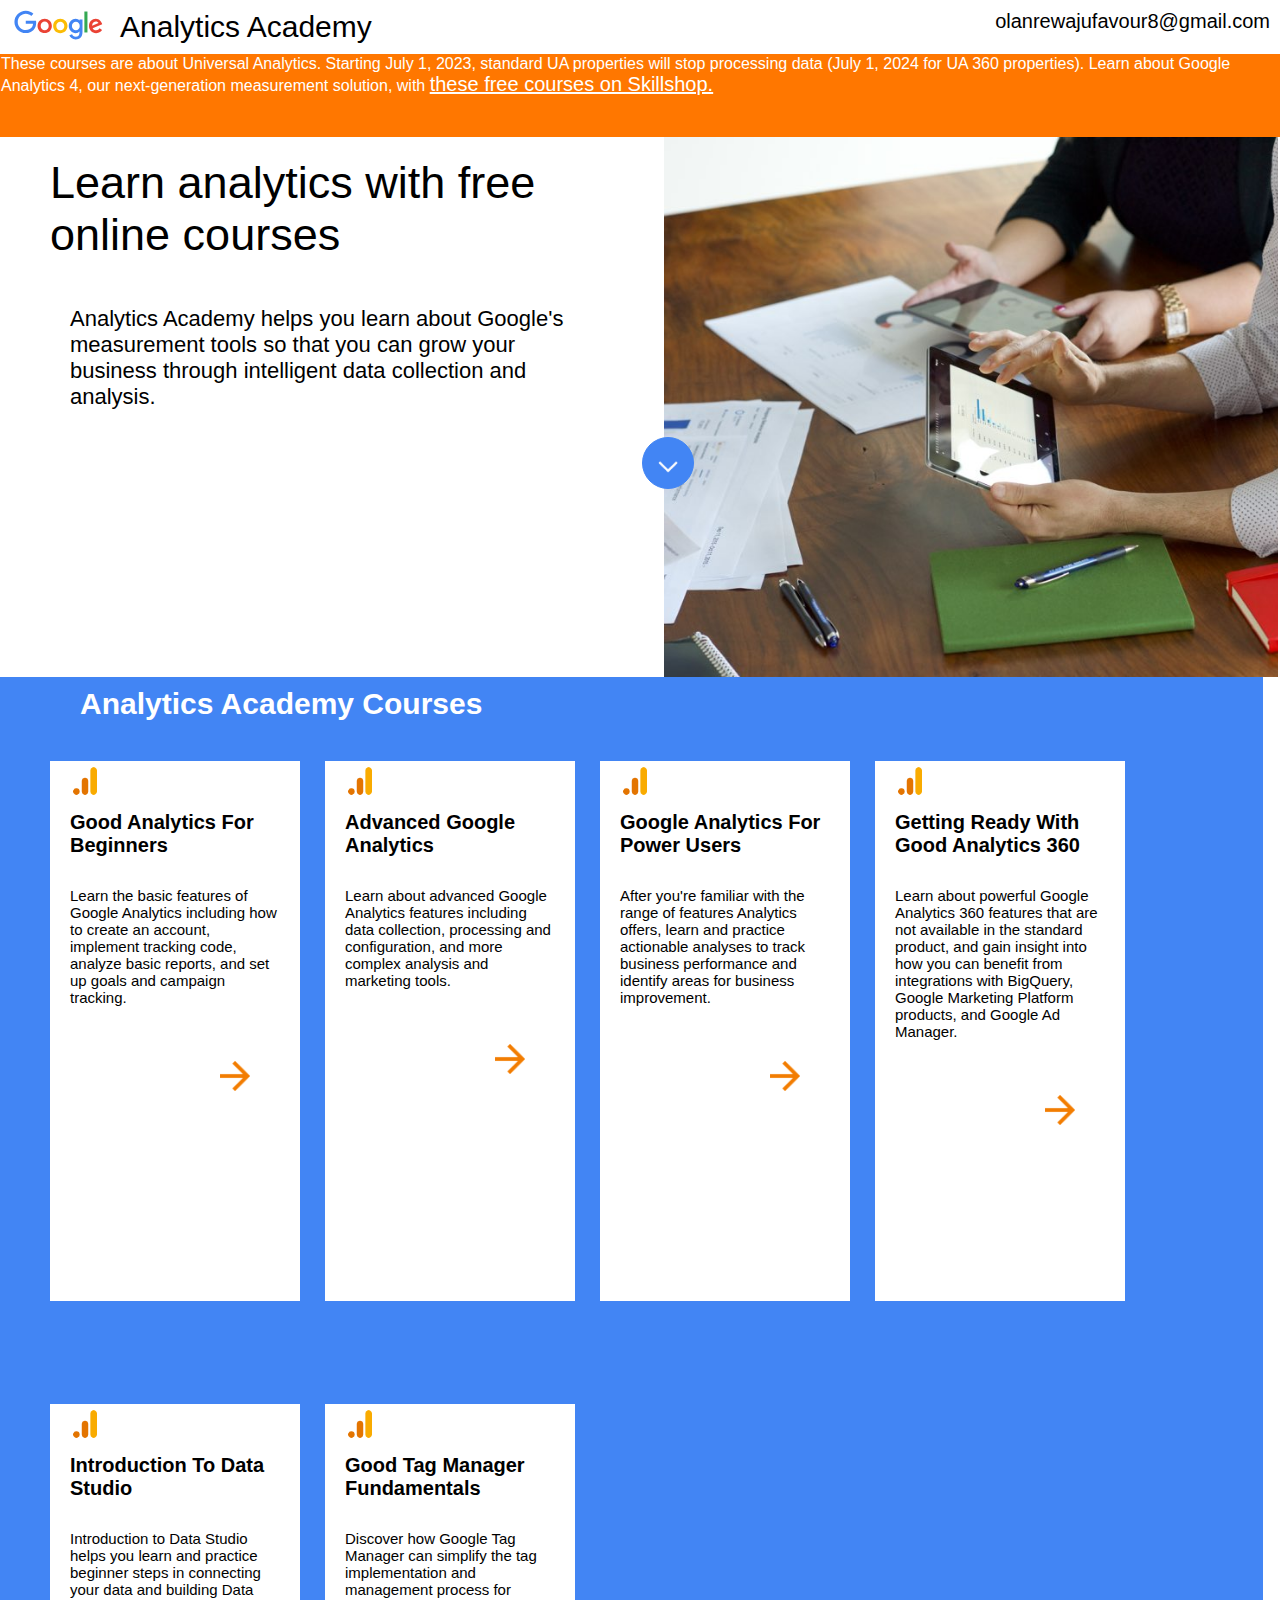
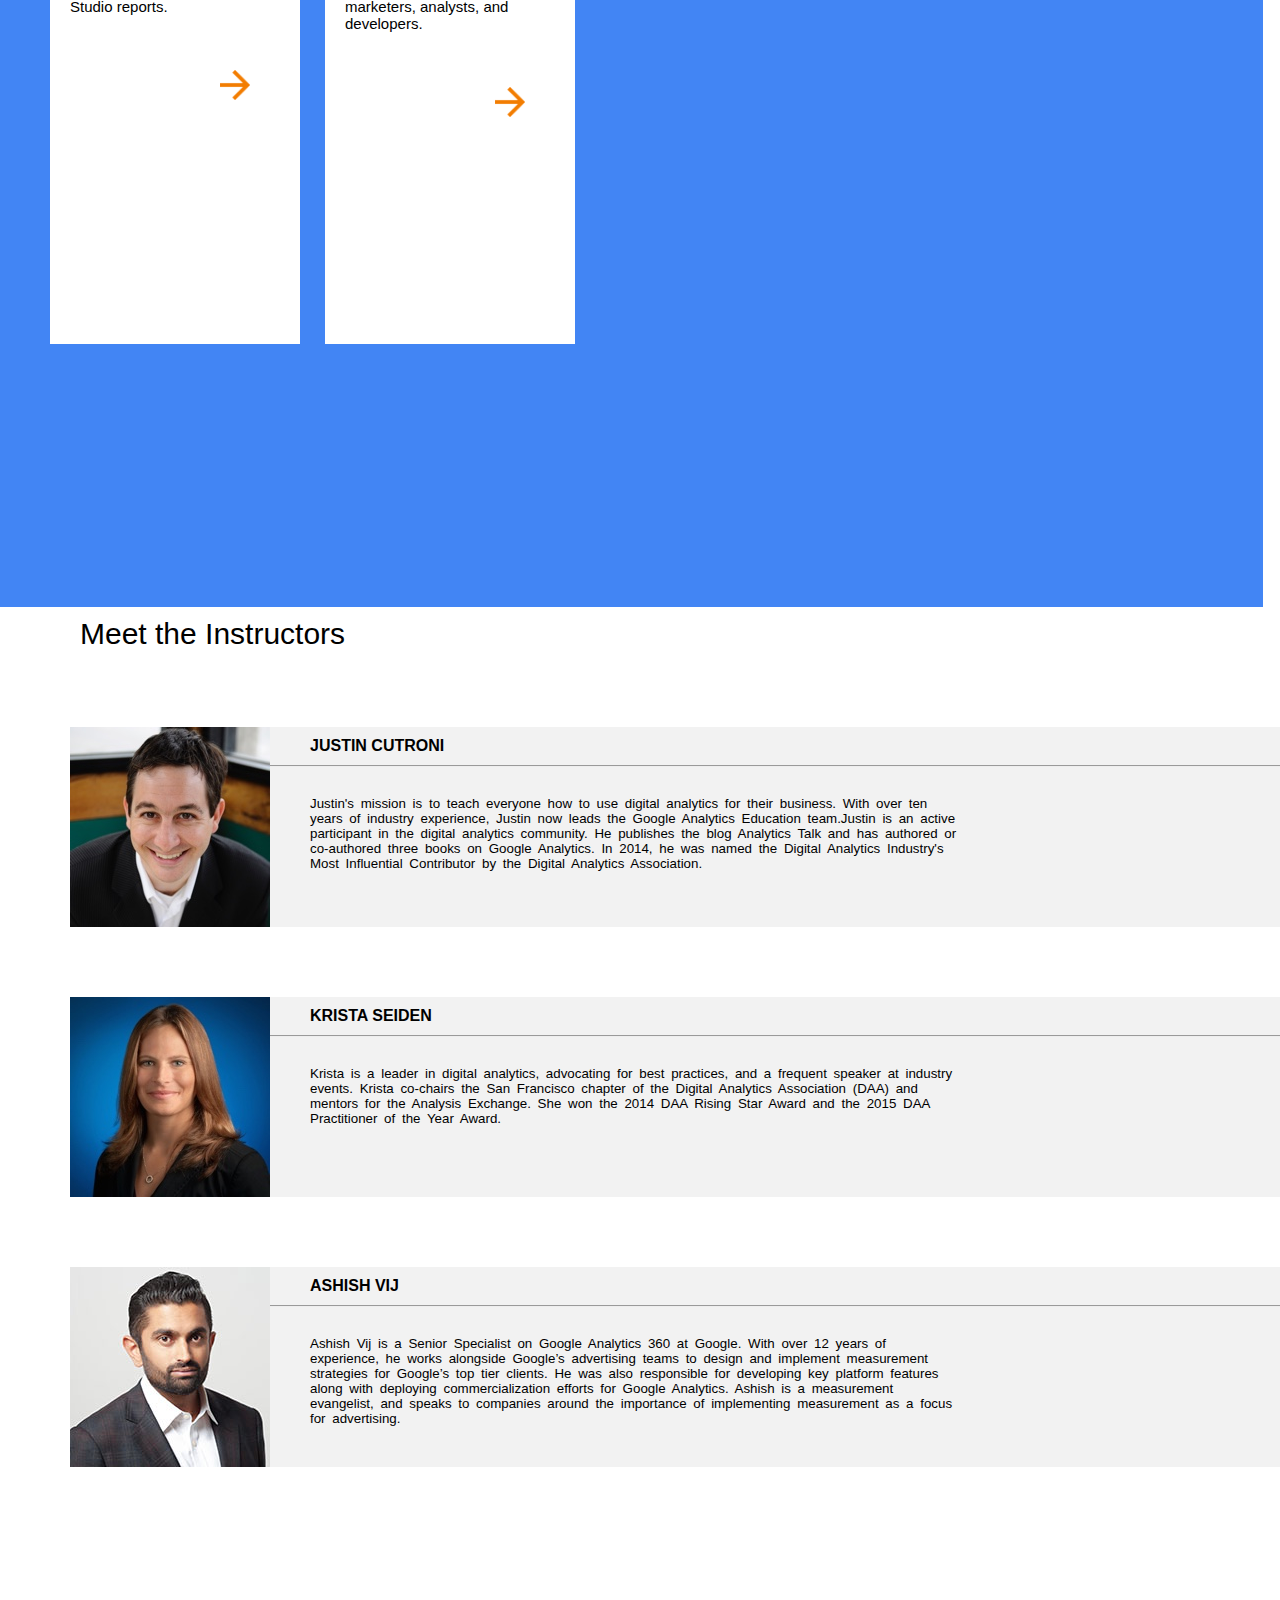
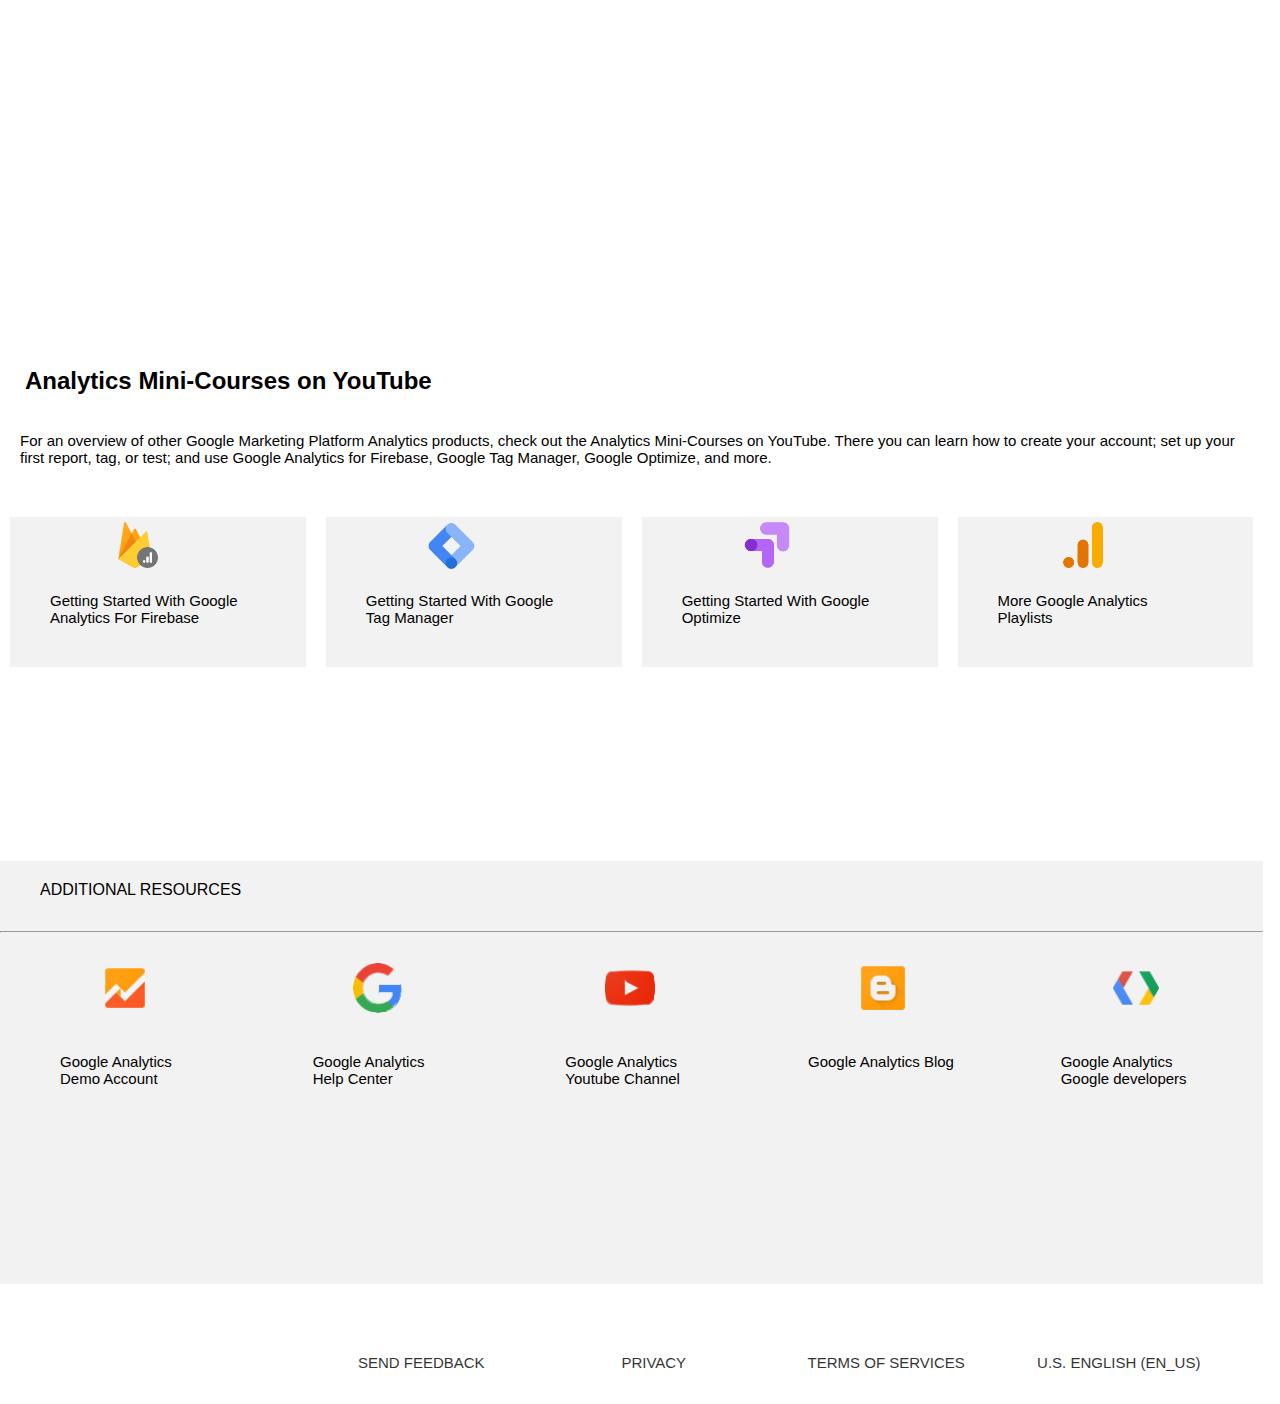
<file: analytics academy 2/index.html>
<!DOCTYPE html>
<html lang="en">
<head>
    <meta charset="UTF-8">
    <meta name="viewport" content="width=device-width, initial-scale=1.0">
    <title>Analytics Academy</title>
    <link rel="stylesheet" href="style.css">
</head>
<body>
    <header id="header">
        <div>
            <img id="google" src="images/Google image.svg" alt="">
            <span class="analy">Analytics Academy</span>
        </div>
        <div>
            <a class="a1" href="#">
                <span>olanrewajufavour8@gmail.com</span>
                <!-- <img src="" alt=""> -->
            </a>
        </div>
    </header>
    <div class="belowheader">
        These courses are about Universal Analytics. Starting July 1, 2023, standard UA properties will
        stop processing data (July 1, 2024 for UA 360 properties). Learn about Google Analytics 4, our 
        next-generation measurement solution, with <a class="a2" href="">these free courses on Skillshop.</a>
    </div>
    <section class="sec">
        <div class="innerdivs">
            <h2>Learn analytics with free online courses</h2>
            <p>
                Analytics Academy helps you learn about Google's measurement tools so that you can grow your 
                business through intelligent data collection and analysis.
            </p>
        </div>
        <div class="innerdivs"></div>
        <a  href="">
            <div class="dropdown">
                <img src="images/dropdown-removebg-preview.png" alt="">
            </div>
        </a> 
    </section>
    <section class="bigblue">
        <h3 >Analytics Academy Courses</h3>
        <div id="divv">
            <div class="divs">
                <div class="mother">
                    <a  href="#">
                        <img src="images/no1.png" alt="" width="50px" style="transform: translate(0px,-10px);">
                    </a>
                    <a href="">
                        <h4>Good Analytics For Beginners</h4>
                    </a>
                </div>
                <p>
                    Learn the basic features of Google Analytics including how to create an account, implement
                    tracking code, analyze basic reports, and set up goals and campaign tracking.
                </p>
                <a href="">
                    <img src="images/aaa-removebg-preview.png" alt="">
                </a>
            </div>

            <div class="divs">
                <div class="mother">
                    <a  href="#">
                        <img src="images/no1.png" alt="" width="50px" style="transform: translate(0px,-10px);">
                    </a>
                    <a href="">
                        <h4>Advanced Google Analytics</h4>
                    </a>
                </div>
                <p>
                    Learn about advanced Google Analytics features including data collection, processing and 
                    configuration, and more complex analysis and marketing tools.
                </p>
                <a href="">
                    <img src="images/aaa-removebg-preview.png" alt="">
                </a>
            </div>

            <div class="divs">
                <div class="mother">
                    <a  href="#">
                        <img src="images/no1.png" alt="" width="50px" style="transform: translate(0px,-10px);">
                    </a>
                    <a href="">
                        <h4>Google Analytics For Power Users</h4>
                    </a>
                </div>
                <p>
                    After you're familiar with the range of features Analytics offers, learn and practice 
                    actionable analyses to track business performance and identify areas for business improvement.
                </p>
                <a href="">
                    <img src="images/aaa-removebg-preview.png" alt="">
                </a>
            </div>

            <div class="divs">
                <div class="mother">
                    <a  href="#">
                        <img src="images/no1.png" alt="" width="50px" style="transform: translate(0px,-10px);">
                    </a>
                    <a href="">
                        <h4>Getting Ready With Good Analytics 360</h4>
                    </a>
                </div>
                <p>
                    Learn about powerful Google Analytics 360 features that are not available in the standard 
                    product, and gain insight into how you can benefit from integrations with BigQuery, 
                    Google Marketing Platform products, and Google Ad Manager.
                </p>
                <a href="">
                    <img src="images/aaa-removebg-preview.png" alt="">
                </a>
            </div>

            <div class="divs">
                <div class="mother">
                    <a  href="#">
                        <img src="images/no1.png" alt="" width="50px" style="transform: translate(0px,-10px);">
                    </a>
                    <a href="">
                        <h4>Introduction To Data Studio</h4>
                    </a>
                </div>
                <p>
                    Introduction to Data Studio helps you learn and practice beginner steps in connecting your
                    data and building Data Studio reports.
                </p>
                <a href="">
                    <img src="images/aaa-removebg-preview.png" alt="">
                </a>
            </div>

            <div class="divs">
                <div class="mother">
                    <a  href="#">
                        <img src="images/no1.png" alt="" width="50px" style="transform: translate(0px,-10px);">
                    </a>
                    <a href="">
                        <h4>Good Tag Manager Fundamentals</h4>
                    </a>
                </div>
                <p>
                    Discover how Google Tag Manager can simplify the tag implementation and management process 
                    for marketers, analysts, and developers.
                </p>
                <a href="">
                    <img src="images/aaa-removebg-preview.png" alt="">
                </a>
            </div>
        </div>
    </section>
    <section id="bigwhite">
        <div class="flex-container">
            <h3 id="h3">Meet the Instructors</h3>
            <div class="flex-items">
                <h4 class="h4">JUSTIN CUTRONI</h4>
                <hr>
                <img src="images/ins_justin_cutroni_1x.jpg" alt="" style="width: 200px; height: 200px; transform: translate(0px,-40px);" >
                <p class="para">Justin's mission is to teach everyone how to use digital analytics for their business. With over
                    ten years of industry experience, Justin now leads the Google Analytics Education team.Justin 
                    is an active participant in the digital analytics community. He publishes the blog Analytics 
                    Talk and has authored or co-authored three books on Google Analytics. In 2014, he was named the
                    Digital Analytics Industry's Most Influential Contributor by the Digital Analytics Association.
                </p>
            </div>
            
            <div class="flex-items">
                <h4 class="h4">KRISTA SEIDEN</h4>
                <hr>
                <img src="images/ins_krista_seiden_1x.jpg" alt="" style="width: 200px; height: 200px; transform: translate(0px,-40px);" >
                <p class="para">
                    Krista is a leader in digital analytics, advocating for best practices, and a frequent speaker 
                    at industry events. Krista co-chairs the San Francisco chapter of the Digital Analytics 
                    Association (DAA) and mentors for the Analysis Exchange. She won the 2014 DAA Rising Star Award
                    and the 2015 DAA Practitioner of the Year Award.
                </p>
            </div>

            <div class="flex-items">
                <h4 class="h4">ASHISH VIJ</h4>
                <hr>
                <img src="images/ins_ashish_vij_1x.jpg" alt="" style="width: 200px; height: 200px; transform: translate(0px,-40px);" >
                <p class="para">
                    Ashish Vij is a Senior Specialist on Google Analytics 360 at Google. With over 12 years of 
                    experience, he works alongside Google’s advertising teams to design and implement measurement 
                    strategies for Google’s top tier clients. He was also responsible for developing key platform 
                    features along with deploying commercialization efforts for Google Analytics. Ashish is a 
                    measurement evangelist, and speaks to companies around the importance of implementing measurement
                    as a focus for advertising.
                </p>
            </div>
        </div>
    </section>
    <section id="mama">
        <div id="qubo">
            <h2>Analytics Mini-Courses on YouTube</h2>
            <p>For an overview of other Google Marketing Platform Analytics products, check out the Analytics Mini-Courses
                on YouTube. There you can learn how to create your account; set up your first report, tag, or test; and 
                use Google Analytics for Firebase, Google Tag Manager, Google Optimize, and more.
            </p>
    </div>
    <div id="vic">
        <div class="inner-vic">
            <img src="images/file.png" alt="" style="width: 50px; height: 50px; transform: translate(100px,3px); border: 1px solid none;">  <!-- add color magenta-->
            <a href="">
                <p style="transform: translate(-40px,60px); border:1px solid none ; "> <!-- add color magenta-->
                    Getting Started With Google Analytics For Firebase
                </p>
            </a>
        </div>
        
        <div class="inner-vic">
            <img src="images/no3.png" alt="" style="width: 50px; height: 50px; transform: translate(100px,3px); border: 1px solid none;">  <!-- add color magenta-->
            <a href="">
                <p style="transform: translate(-40px,60px); border:1px solid none ;"> <!-- add color magenta-->
                    Getting Started With Google Tag Manager
                </p>
            </a>
        </div>

        <div class="inner-vic">
            <img src="images/logo_gmp_optimize_tile_192px.png" alt="" style="width: 50px; height: 50px; transform: translate(100px,3px); border: 1px solid none;">  <!-- add color magenta-->
            <a href="">
                <p style="transform: translate(-40px,60px); border:1px solid none ;"> <!-- add color magenta-->
                    Getting Started With Google Optimize
                </p>
            </a>
        </div>

        <div class="inner-vic">
            <img src="images/no1.png" alt="" style="width: 50px; height: 50px; transform: translate(100px,3px); border: 1px solid none;">  <!-- add color magenta-->
            <a href="">
                <p style="transform: translate(-40px,60px); border:1px solid none ;"> <!-- add color magenta-->
                    More Google Analytics Playlists
                </p>
            </a>
        </div>
    </div>
    </section> <br> <br> <br>
    <section class="last-section">
        <div class="flowz" >
            ADDITIONAL RESOURCES
        </div>
        <hr>
        <div  class="div-container">
            <div class="div-items">
                <img src="images/ziz zag.png" alt="" style="width: 50px; height: 50px; transform: translate(80px,10px); border: 1px solid none;">  <!-- add color magenta-->
                <a href="">
                    <p style="transform: translate(20px,30px); width: 120px; border:1px solid none ; align-items: justify;"> <!-- add color magenta-->
                        Google Analytics Demo Account
                    </p>
                </a>
            </div>
            
            <div class="div-items">
                <img src="images/logo_google-removebg-preview.png" alt="" style="width: 50px; height: 50px; transform: translate(80px,10px); border: 1px solid none;">  <!-- add color magenta-->
                <a href="">
                    <p style="transform: translate(20px,30px); width: 120px; border:1px solid none ; align-items: justify;"> <!-- add color magenta-->
                        Google Analytics Help Center
                    </p>
                </a>
            </div>

            <div class="div-items">
                <img src="images/logo_youtube_color_1x_web_48dp-removebg-preview.png" alt="" style="width: 50px; height: 50px; transform: translate(80px,10px); border: 1px solid none;">  <!-- add color magenta-->
                <a href="">
                    <p style="transform: translate(20px,30px); width: 120px; border:1px solid none ; align-items: justify;"> <!-- add color magenta-->
                        Google Analytics Youtube Channel
                    </p>
                </a>
            </div>

            <div class="div-items">
                <img src="images/logo_blogger_color_1x_web_48dp.png" alt="" style="width: 50px; height: 50px; transform: translate(80px,10px); border: 1px solid none;">  <!-- add color magenta-->
                <a href="">
                    <p style="transform: translate(10px,30px); width: 150px; border:1px solid none ; align-items: justify;"> <!-- add color magenta-->
                        Google Analytics Blog
                    </p>
                </a>
            </div>

            <div class="div-items">
                <img src="images/logo_google_developers_color_1x_web_48dp.png" alt="" style="width: 50px; height: 50px; transform: translate(80px,10px); border: 1px solid none;">  <!-- add color magenta-->
                <a href="">
                    <p style="transform: translate(10px,30px); width: 150px; border:1px solid none ; align-items: justify;"> <!-- add color magenta-->
                        Google Analytics Google developers
                    </p>
                </a>
            </div>
        </div>
    </section> <br> 
    <div class="last">
        <a href="#">SEND FEEDBACK </a>
        <a href="#">PRIVACY</a>
        <a href="#">TERMS OF SERVICES</a>
        <a href="#">U.S. ENGLISH (EN_US)</a>
    </div>
</body>
</html>
<!--  -->
</file>
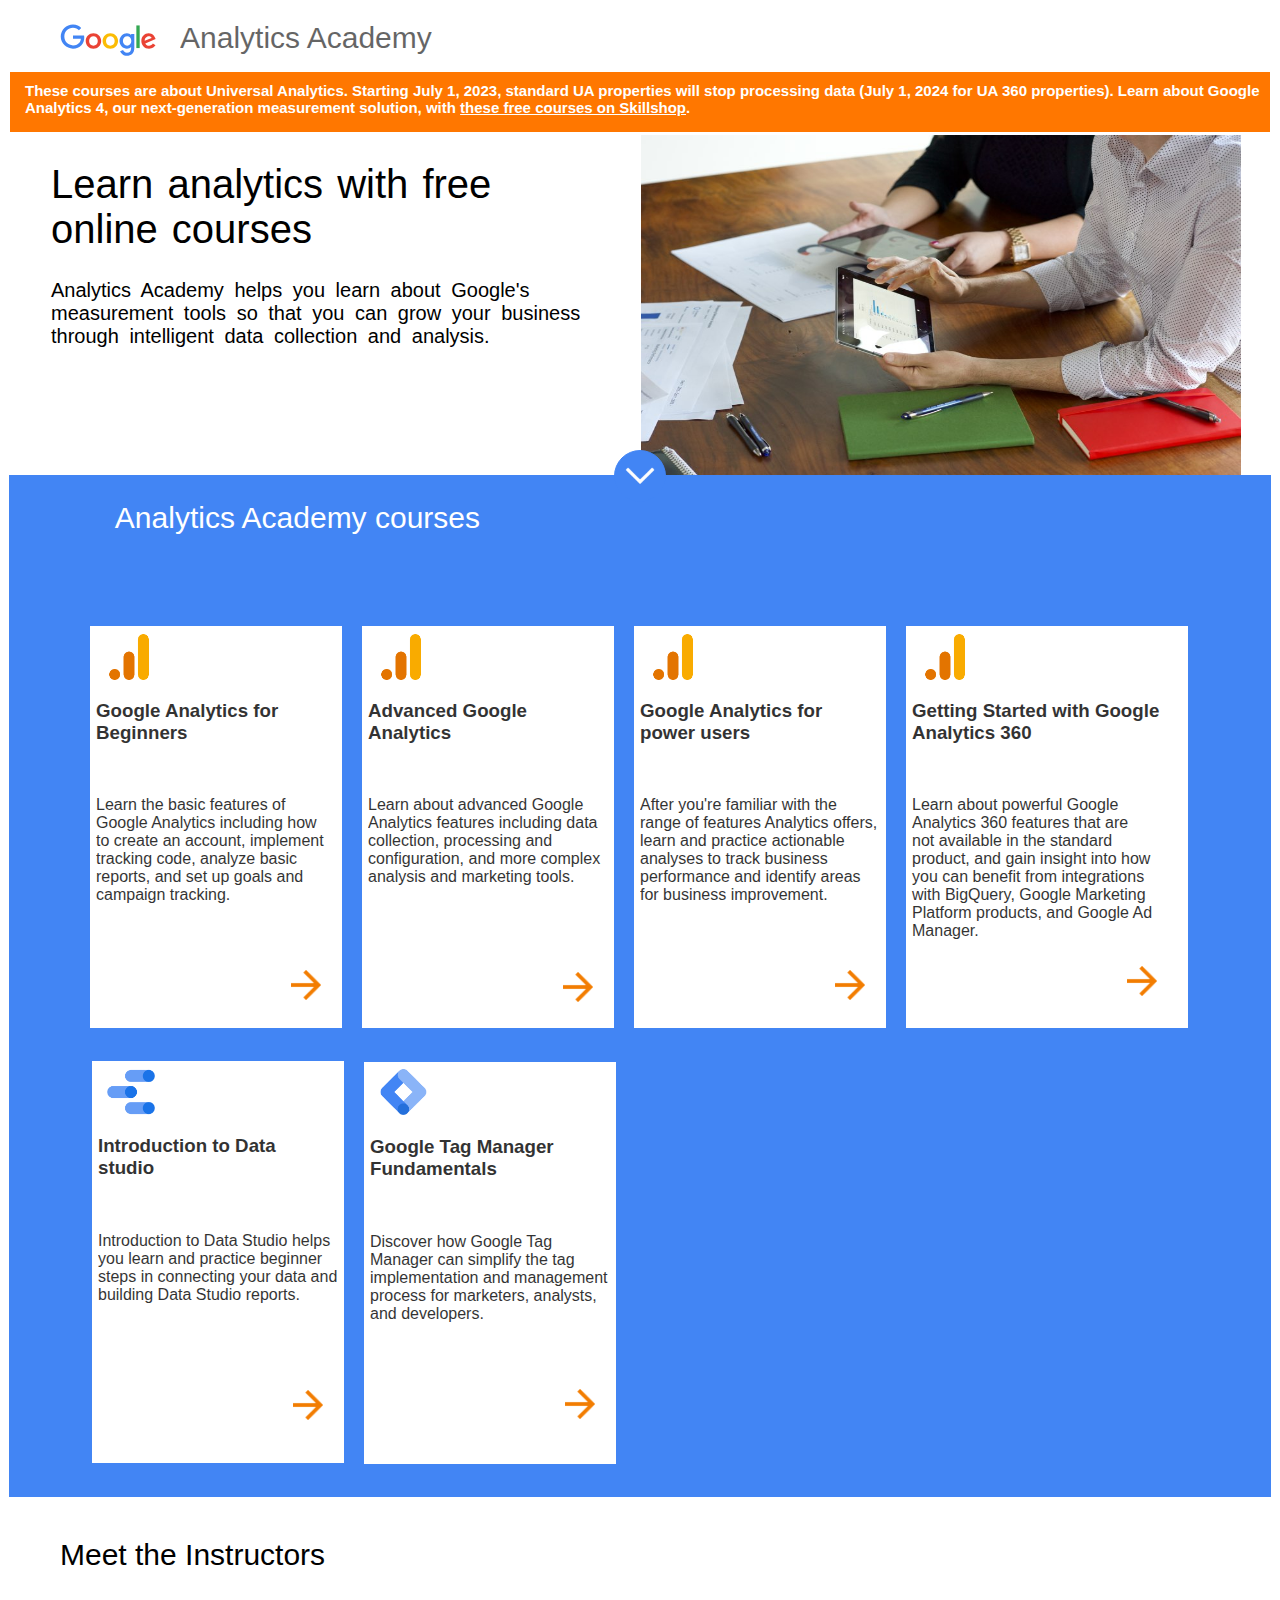
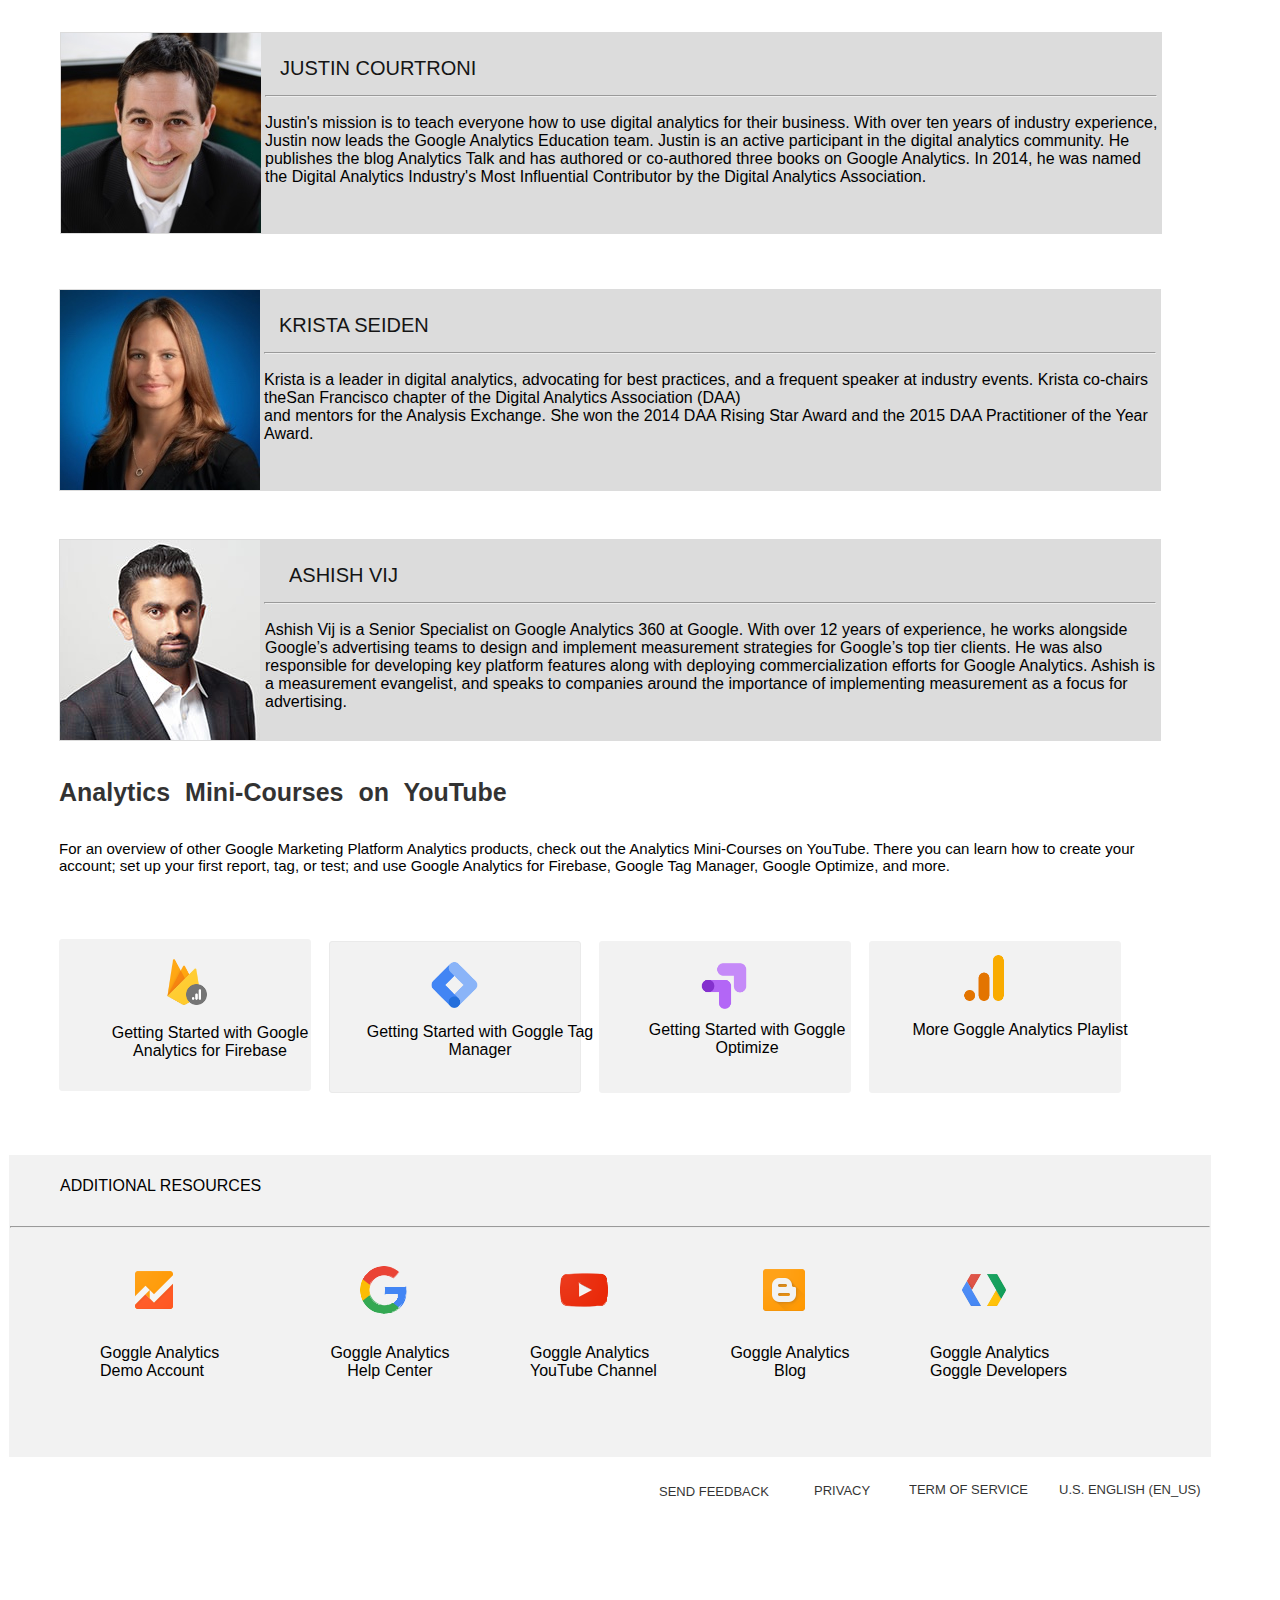
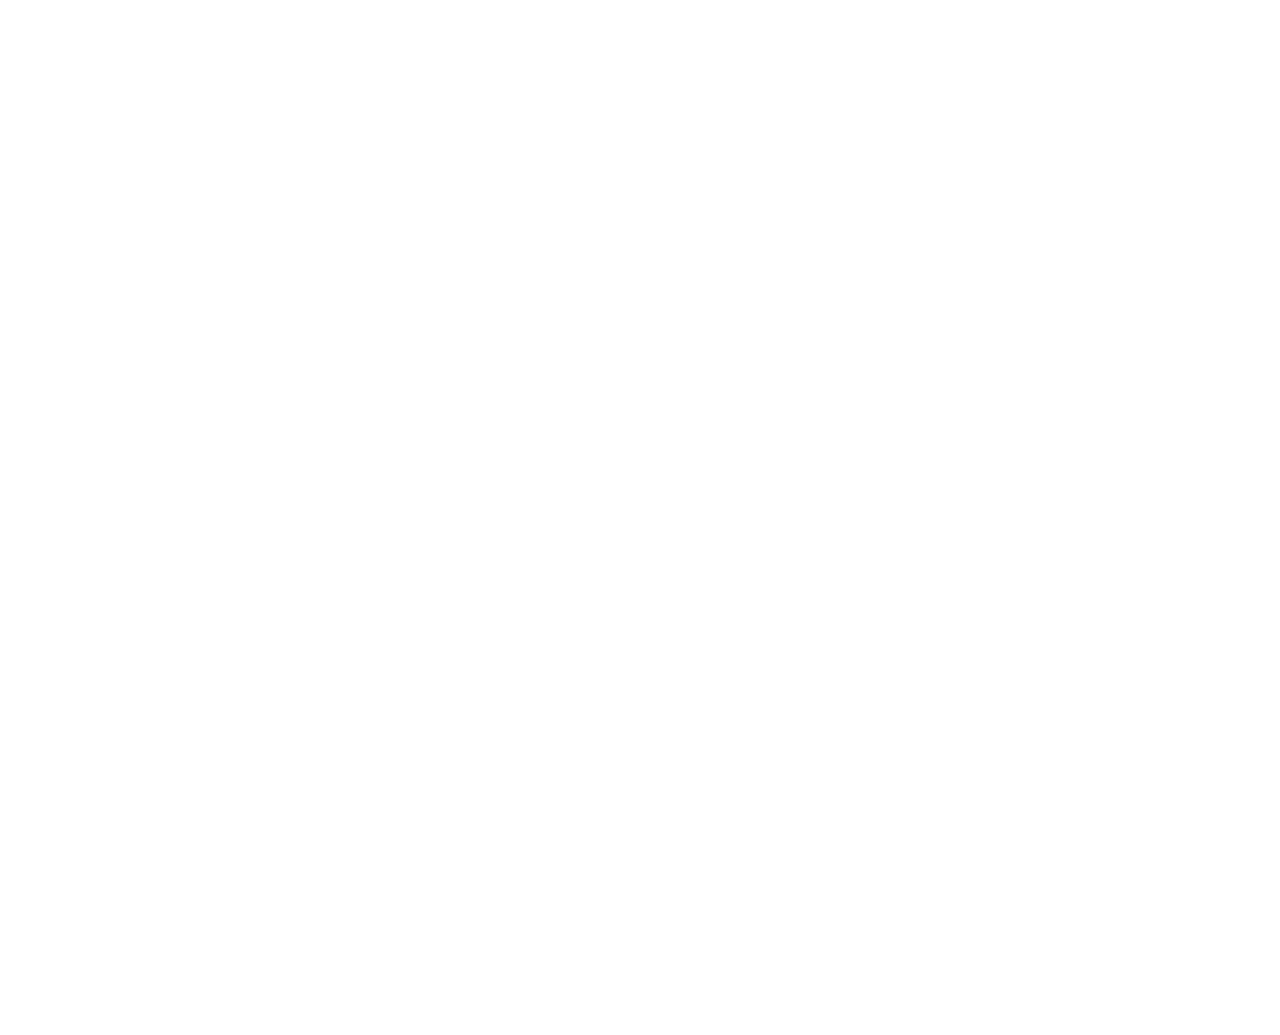
<file: analytics academy/index.html>
<!DOCTYPE html>
<html lang="en">
<head>
    <meta charset="UTF-8">
    <meta name="viewport" content="width=device-width, initial-scale=1.0">
    <title>Analytics Academy</title>
    <link rel="stylesheet" href="style.css">
</head>
<body class="body">
    <div class="div1">
        <img class="img1" src="Google image.svg" alt="">
        <span class="span1">Analytics Academy</span> 
    </div>
    <div class="div2">
        <span class="span2">These courses are about Universal Analytics. Starting July 1, 2023, standard UA properties will stop processing data (July 1, 2024 for UA 360 properties). Learn about Google Analytics 4, our next-generation measurement solution, with  <a  href="#">these free courses on Skillshop</a>.</span> 
    </div>
    <section class="section">
        <div class="div3">
            <h1>Learn analytics with free <br> online courses</h1>
            <p class="p1">Analytics Academy helps you learn about Google's <br> measurement tools so that you can grow your business <br> through intelligent data collection and analysis.</p>
        </div>
        <div class="div4">
            <img class="img2" src="hero_academy.jpg" alt="">
        </div>
        <div class="weak">
            <span class="go">
                <img  src="dropdown-removebg-preview.png" alt="" width="30px" style="position: absolute; left: 10px; top: 10px; cursor: pointer;  ">
            </span>
        </div>
    </section>
    <!-- <section class="section2">
        <h2 class="h2">Analytics Academy courses</h2>
        <div class="container">
        <div class="inner container">
            <img src="no1.png" alt="">
        </div>
        <div class="inner container">
        </div>
        <div class="inner container"></div>
        <div class="inner container"></div> 
        <div class="inner container"></div> 
        <div class="inner container"></div>
        </div>
    </section> -->
    <section class="section2" >
        
        
        <h2 class="h2">Analytics Academy courses</h2>
        <div class="inner1"> 
            <img class="img3" src="no1.png" alt="">
            <h3 class="h3">Google Analytics for <br> Beginners</h3> <br>
            <p class="h3">Learn the basic features of <br> Google Analytics including how <br> to create an account, implement <br> tracking code, analyze basic <br> reports, and set up goals and <br> campaign tracking.</p>
                <a href="#"><div> <img class="arrow" src="aaa-removebg-preview.png" alt=""></a></div>
        </div>
        <div class="inner2"> 
            <img class="img3" src="no1.png" alt="">
            <h3 class="h3">Advanced Google <br> Analytics</h3> <br>
            <p class="h3">Learn about advanced Google <br> Analytics features including data <br> collection, processing and <br> configuration, and more complex <br> analysis and marketing tools.</p>
                <a href="#"><div> <img class="arrow2" src="aaa-removebg-preview.png" alt=""></a></div>
        </div>
        <div class="inner3"> 
            <img class="img3" src="no1.png" alt="">
            <h3 class="h3">Google Analytics for <br> power users</h3> <br>
            <p class="h3">After you're familiar with the <br> range of features Analytics offers, <br> learn and practice actionable <br> analyses to track business <br> performance and identify areas <br> for business improvement.</p>
                <a href="#"><div> <img class="arrow3" src="aaa-removebg-preview.png" alt=""></a></div>
        </div>
        <div class="inner4"> 
            <img class="img3" src="no1.png" alt="">
            <h3 class="h3">Getting Started with Google Analytics 360</h3> <br>
            <p class="h3">Learn about powerful Google <br> Analytics 360 features that are <br> not available in the standard <br> product, and gain insight into how <br> you can benefit from integrations <br> with BigQuery, Google Marketing <br> Platform products, and Google Ad <br> Manager.</p>
                <a href="#"> <div><img class="arrow4" src="aaa-removebg-preview.png" alt=""></a></div>
        </di> 
        <div class="inner5">
            <img class="img4" src="no2.png" alt="">
            <h3 class="h3">Introduction to Data <br> studio</h3> <br>
            <p class="h3">Introduction to Data Studio helps <br> you learn and practice beginner <br> steps in connecting your data and <br> building Data Studio reports.</p>
                <a href="#"><div><img class="arrow2" src="aaa-removebg-preview.png" alt=""></div></a>
        </div> 
        <div class="inner6">
            <img class="img5" src="no3.png" alt="">
            <h3 class="h3">Google Tag Manager <br> Fundamentals</h3> <br>
            <p class="h3">Discover how Google Tag <br> Manager can simplify the tag <br> implementation and management <br> process for marketers, analysts, <br> and developers.</p>
                <a href="#"><div ><img class="arrow3" src="aaa-removebg-preview.png" alt=""></div></a>
        </div>
    </section>
    <section class="section3">
        <div>
            <h4 class="h4">Meet the Instructors</h4>
        </div>
        <div  class="img6">
            <img src="ins_justin_cutroni_1x.jpg" alt="">
            <hr class="hr1">
        </div>
        <h5 class="h5">JUSTIN COURTRONI</h5>
        <p class="p2">Justin's mission is to teach everyone how to use digital analytics for their business. With over ten years of industry experience, <br> Justin now leads the Google Analytics Education team. Justin is an active participant in the digital analytics community. He <br> publishes the blog Analytics Talk and has authored or co-authored three books on Google Analytics. In 2014, he was named <br> the  Digital Analytics Industry's Most Influential Contributor by the Digital Analytics Association.</p>
    </section>
    <section class="section4">
        <div class="img7">
            <img src="ins_krista_seiden_1x.jpg" alt="">
            <hr class="hr2">
        </div>
        <h5 class="h6">KRISTA SEIDEN</h5>
        <p class="p3">Krista is a leader in digital analytics, advocating for best practices, and a frequent speaker at industry events. Krista co-chairs <br> theSan Francisco chapter of the Digital Analytics Association (DAA) <br> and mentors for the Analysis Exchange. She won the 2014 DAA Rising Star Award and the 2015 DAA Practitioner of the Year <br> Award.</p>
    </section>
    <section class="section5">
        <div class="img8">
            <img src="ins_ashish_vij_1x.jpg" alt="">
            <hr class="hr3">
        </div>
        <h5 class="h7"> ASHISH VIJ</h5>
        <P class="p4">Ashish Vij is a Senior Specialist on Google Analytics 360 at Google. With over 12 years of experience, he works alongside <br> Google’s advertising teams to design and implement measurement strategies for Google’s top tier clients. He was also <br> responsible for developing key platform features along with deploying commercialization efforts for Google Analytics. Ashish is <br> a measurement evangelist, and speaks to companies around the importance of implementing measurement as a focus for <br> advertising.</P>
    </section> <br>
    
    <h4 class="h8">Analytics Mini-Courses on YouTube</h4>
    <p class="p5">For an overview of other Google Marketing Platform Analytics products, check out the Analytics Mini-Courses on YouTube. There you can learn how to create your <br> account;  set up your first report, tag, or test; and use Google Analytics for Firebase, Google Tag Manager, Google Optimize, and more.</p>
    <section class="section6">
        <div class="div5">
        </div>
        <div class="div6"></div>
        <div class="div7"></div>
        <div class="div8"></div>
        
        <div class="img9">
            <img class="img9-1" src="file.png" alt="">
            <p class="text1">Getting Started with Google <br> Analytics for Firebase</p>
        </div>
        <div class="img10">
            <img class="img10-1" src="no3.png" alt="">
            <p class="text2">Getting Started with Goggle Tag <br> Manager</p>
        </div>
        <div class="img11">
            <img class="img11-1" src="logo_gmp_optimize_tile_192px.png" alt="">
            <p class="text3"> Getting Started with Goggle <br> Optimize</p>
        </div>
        <div class="img12">
            <img class="img12-1" src="no1.png" alt="">
            <p class="text4">More Goggle Analytics Playlist</p>
        </div>
    </section> <br>
    <section class="section7">
        <p class="p7">ADDITIONAL RESOURCES</p>
        <hr class="hr4">
        <div>
            <img class="last1" src="ziz zag.png" alt="">
            <p class="lastp1">Goggle Analytics <br>Demo Account</p>
        </div>
        <div>
            <img class="last2" src="logo_google-removebg-preview.png" alt="">
            <p class="lastp2">Goggle Analytics <br>Help Center</p>
        </div>
        <div>
            <img class="last3" src="logo_youtube_color_1x_web_48dp-removebg-preview.png" alt="">
            <p class="lastp3">Goggle Analytics <br>YouTube Channel</p>
        </div>
        <div>
            <img class="last4" src="logo_blogger_color_1x_web_48dp.png" alt="">
            <p class="lastp4">Goggle Analytics <br>Blog</p>
        </div>
        <div>
            <img class="last5" src="logo_google_developers_color_1x_web_48dp.png" alt="">
            <a href=""><p class="lastp5">Goggle Analytics <br>Goggle Developers</p></a>
        </div>
    </section>
    <div class="lastdiv1">
        SEND FEEDBACK
    </div>
    <div class="lastdiv2">
        PRIVACY
    </div>
    <div class="lastdiv3">
        TERM OF SERVICE
    </div>
    <div class="lastdiv4">
        U.S. ENGLISH (EN_US)
    </div>
</body>
</html>
</file>
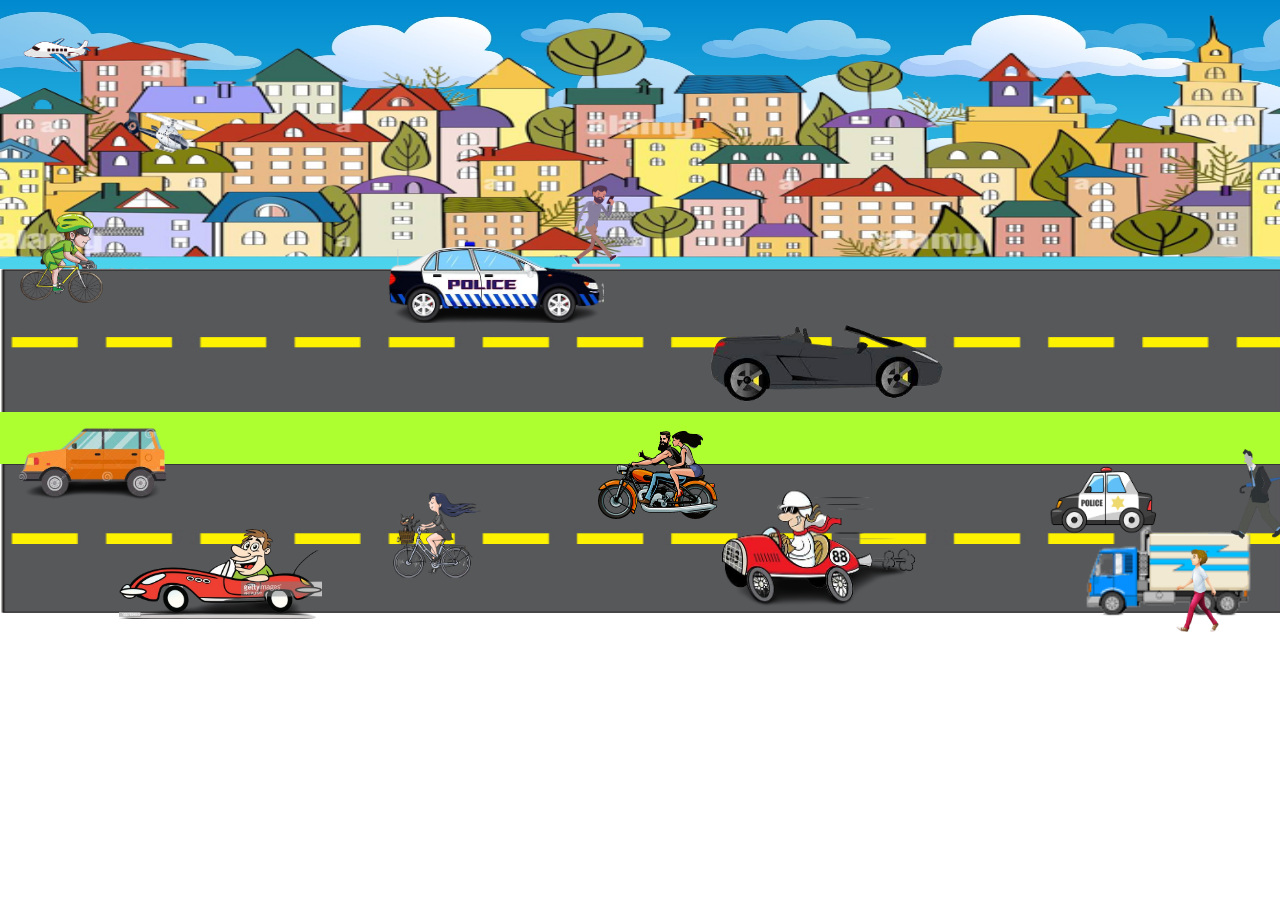
<file: animation assignment/index.html>
<!DOCTYPE html>
<html lang="en">
<head>
    <meta charset="UTF-8">
    <meta name="viewport" content="width=device-width, initial-scale=1.0">
    <title>animation</title>
    <link rel="stylesheet" href="style.css">
</head>
<body>
    <section>
        <div>
            <img class="sky" src="images/sky image.jpg" alt="">

            <img class="houses" src="images/houses1-removebg-preview.png" alt="">

            <img class="plane" src="images/plane1-removebg-preview.png" alt="">

            <img class="heli" src="images/helicopter1-removebg-preview.png" alt="">

            <img class="road" src="images/road image.jpg" alt="">
            
            <img class="road2" src="images/road image.jpg" alt="">
            
            <div class="middle"></div>
            
            <img class="car1" src="images/car1-removebg-preview.png" alt="">

            <img class="bicycle1" src="images/bicycle1-removebg-preview.png" alt="">

            <img class="bike2" src="images/bike2-removebg-preview.png" alt="">

            <img class="fastcar1" src="images/fastcar1-removebg-preview.png" alt="">

            <img class="fastcar2" src="images/fastcar2-removebg-preview (1).png" alt="">

            <img class="truck" src="images/truck.png" alt="">

            <img class="policecar1" src="images/police_car1-removebg-preview.png" alt="">

            <img class="man2" src="images/man2-removebg-preview.png" alt="">

            <img class="man3" src="images/man3-removebg-preview.png" alt="">

            <img class="bicycle2" src="images/bicycle2-removebg-preview.png" alt="">
        
            <!-- <img class="fastcar3" src="images/fastcar3-removebg-preview.png" alt=""> -->
        
            <img class="policecar2" src="images/policecar2-removebg-preview (2).png" alt="">
            
            <img class="sportcar" src="images/sport car.png" alt="">
        
            <img class="man1" src="images/man1-removebg-preview.png" alt="">

        </div>
    </section>
</body>
</html>
</file>
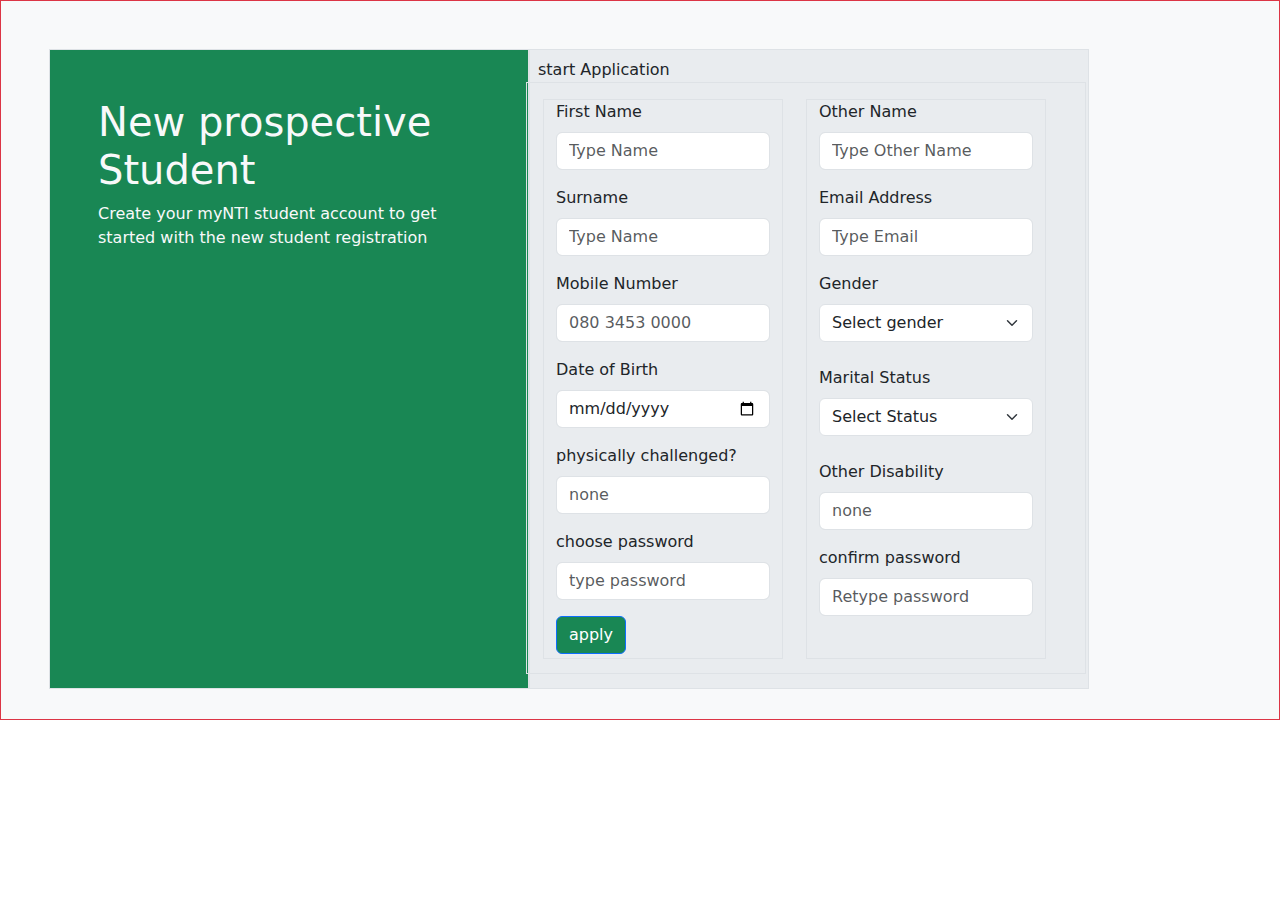
<file: bootstrap form/index.html>
<!DOCTYPE html>
<html lang="en">
<head>
    <meta charset="UTF-8">
    <meta name="viewport" content="width=device-width, initial-scale=1.0">
    <title>New prospective Student</title>
    <link rel="stylesheet" href="bootstrap-5.3.2-dist/bootstrap-5.3.2-dist/css/bootstrap.css">
    <link rel="stylesheet" href="style.css">
</head>
<body>
    <div id="header" class="row .container-fluid border bg-light border-danger col-7  col-sm-10 m-auto p-5 w-100 ">
        <div id="inner-div" class= ".container border  p-5  bg-success">
            <h1 class="text-light">New prospective Student</h1>
            <p class="text-light">Create your myNTI student account to get started with the new student registration</p>
        </div>
        <div id="inner-div1" class="border  bg-body-secondary p-2 ">
            <head>start Application</head>
            <div id="inner" class="row border  p-3">
                <div id="inner-div2" class="border ">
                    <!-- First Name -->
                    <div class="mb-3">
                        <label for="First Name" class="form-label">First Name</label>
                        <input type="email" class="form-control"  placeholder="Type Name">
                    </div>
                    <!-- Surname -->
                    <div class="mb-3">
                        <label for="Surname" class="form-label">Surname</label>
                        <input type="email" class="form-control"  placeholder="Type Name">
                    </div>
                    <!-- Mobile Number -->
                    <div class="mb-3">
                        <label for="Mobile Number" class="form-label">Mobile Number</label>
                        <input type="number" class="form-control"  placeholder="080 3453 0000">
                    </div>
                    <!-- Date of Birth -->
                    <div class="mb-3">
                        <label for="Date of Birth" class="form-label">Date of Birth</label>
                        <input type="date" class="form-control" placeholder="dd/mm/yyyy">
                    </div>
                    <!-- physically challenged? -->
                    <div class="mb-3">
                        <label for="physically challenged?" class="form-label">physically challenged?</label>
                        <input type="text" class="form-control"  placeholder="none">
                    </div>
                    <!-- choose password -->
                    <div class="mb-3">
                        <label for="choose password" class="form-label">choose password</label>
                        <input type="password" class="form-control"  placeholder="type password">
                    </div>
                    <!-- apply -->
                    <button class="btn btn-primary bg-success" type="submit">apply</button>

                    <!-- <div class="mb-3">
                        <label for="exampleFormControlTextarea1" class="form-label">Example textarea</label>
                        <textarea class="form-control" id="exampleFormControlTextarea1" rows="3"></textarea>
                    </div> -->
                </div>


                <div id="inner-div2" class="border container ">
                    <!-- other name -->
                    <div class="mb-3">
                        <label for="Other Name" class="form-label">Other Name</label>
                        <input type="text" class="form-control"  placeholder="Type Other Name">
                    </div>
                    <!-- Email Address -->
                    <div class="mb-3">
                        <label for="Email Address" class="form-label">Email Address</label>
                        <input type="email" class="form-control"  placeholder="Type Email">
                    </div>
                    <!-- gender -->
                    <label for="gender" class="form-label">Gender</label>
                    <select class="form-select" aria-label="Default select example">
                        <option selected>Select gender</option>
                        <option value="1">Male</option>
                        <option value="2">female</option>
                        <option value="3">Custom</option>
                    </select> <br>
                    <!-- Marital Status -->
                    <label for="Marital Status" class="form-label">Marital Status</label>
                    <select class="form-select" aria-label="Default select example">
                        <option selected>Select Status</option>
                        <option value="1">Married</option>
                        <option value="2">Single</option>
                        <option value="3">Divorce</option>
                    </select> <br>
                    <!-- Other disability -->
                    <div class="mb-3">
                        <label for="Other disability" class="form-label">Other Disability</label>
                        <input type="text" class="form-control"  placeholder="none">
                    </div>
                    <!-- confirm password -->
                    <div class="mb-3">
                        <label for="confirmpassword" class="form-label">confirm password</label>
                        <input type="password" class="form-control"  placeholder="Retype password">
                    </div>
                </div>
            </div>
        </div>
    </div>





    <script src="bootstrap-5.3.2-dist/bootstrap-5.3.2-dist/js/bootstrap.js"></script>
</body>
</html>
</file>
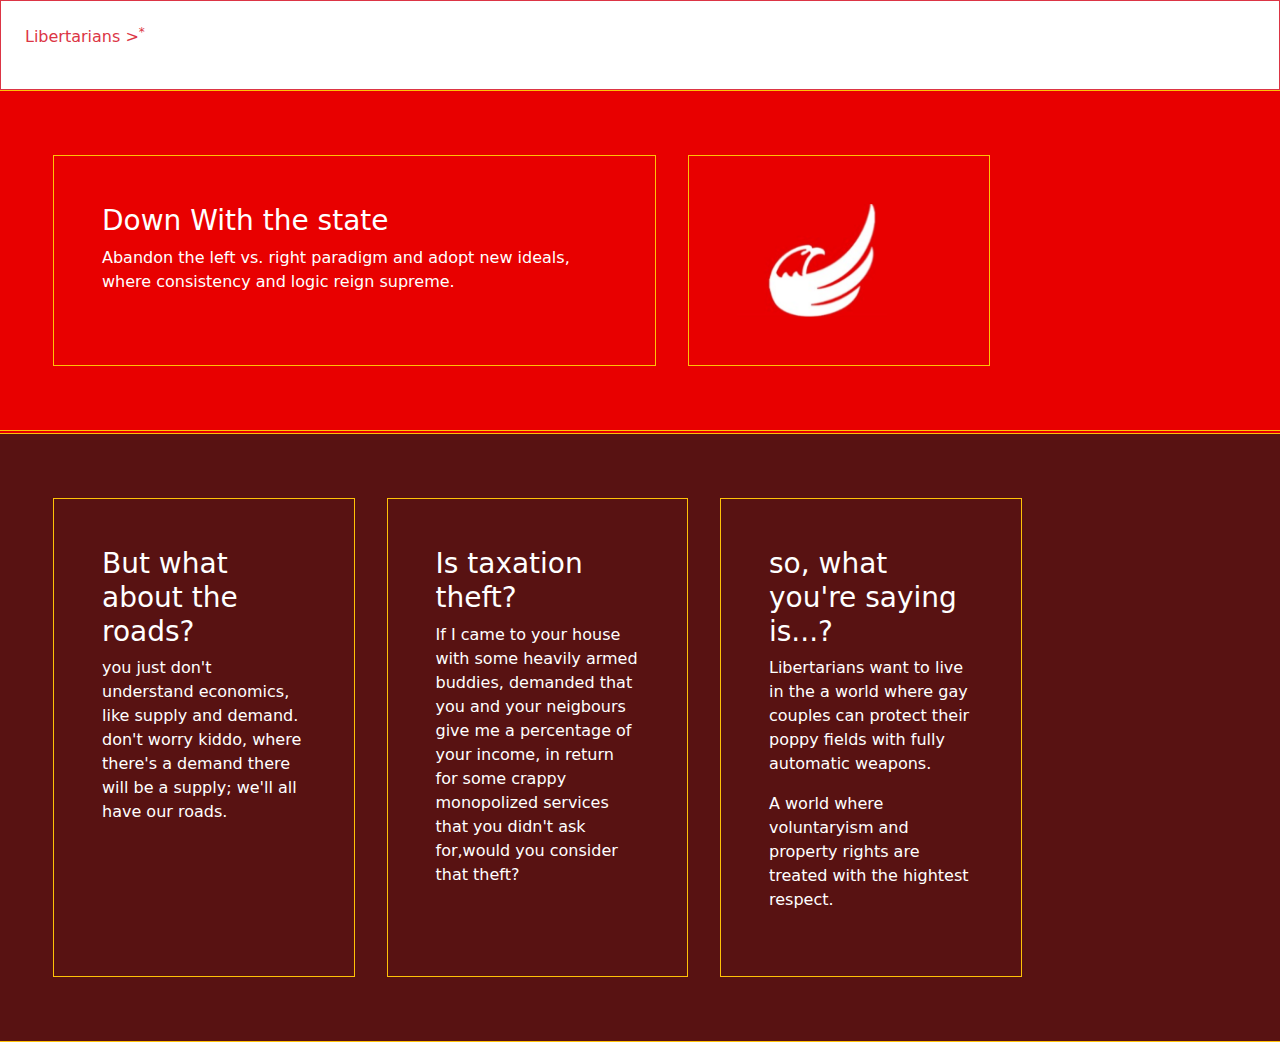
<file: libertarian/index.html>
<!DOCTYPE html>
<html lang="en">
<head>
    <meta charset="UTF-8">
    <meta name="viewport" content="width=device-width, initial-scale=1.0">
    <link rel="stylesheet" href="css/bootstrap.css">
    <meta name="viewport" content="width= device-width, initial-scale=1" >
    <!-- <link rel="stylesheet" href="style.css"> -->
    <title>Libertarians</title>
</head>
<body>
    <div class=".container-fluid border border-danger p-4 ">
        <p class="text-danger ">Libertarians ><sup>*</sup></p>
    </div>
    <div style="background-color: #e80000;" class="row .container-fluid border border-warning p-5 ">
        <div class=".container border border-warning p-5 m-3 w-50 ">
            <h3  class=" text-white ">Down With the state</h3>
            <p class=" text-white ">Abandon the left vs. right paradigm and adopt new ideals, where consistency and logic reign supreme. </p>
        </div>
        <div class=".container border border-warning p-5 m-3 w-25 ">
            <img style="width: 150px;"  src="bird.png" alt="">
        </div>
    </div>
        <div style="border: 1px solid #e80000; width: -10px;" ></div>
        <div style="background-color:  #581212;" class="row .container-fluid border border-warning p-5">
        <div class=".container border border-warning p-5 m-3 w-25 ">
            <h3 class=" text-white ">But what about the roads?</h3>
            <p class=" text-white ">you just don't understand economics, like supply and demand. don't worry kiddo, where there's a demand there will be a supply; we'll all have our roads.</p>
        </div>
        <!-- <hr style="color:#e80000; width: 50px; display: flex; flex-direction: column;"> -->
        <div class=".container border border-warning p-5 m-3 w-25  ">
            <h3 class=" text-white ">Is taxation theft?</h3>
            <p class=" text-white ">If I came to your house with some heavily armed buddies, demanded that you and your neigbours give me a percentage of your income, in return for some crappy monopolized services that you didn't ask for,would you consider that theft?</p>
        </div>
        <div class=".container border border-warning p-5 m-3 w-25 ">
            <h3 class=" text-white ">so, what you're saying is...?</h3>
            <p class=" text-white ">Libertarians want to live in the a world where gay couples can protect their poppy fields with fully automatic weapons.</p>
            <p class=" text-white ">A world where voluntaryism and property rights are treated with the hightest respect.</p>
        </div>
    </div>
</body>
</html>
<!-- #e80000 -->
<!-- #581212 -->
</file>
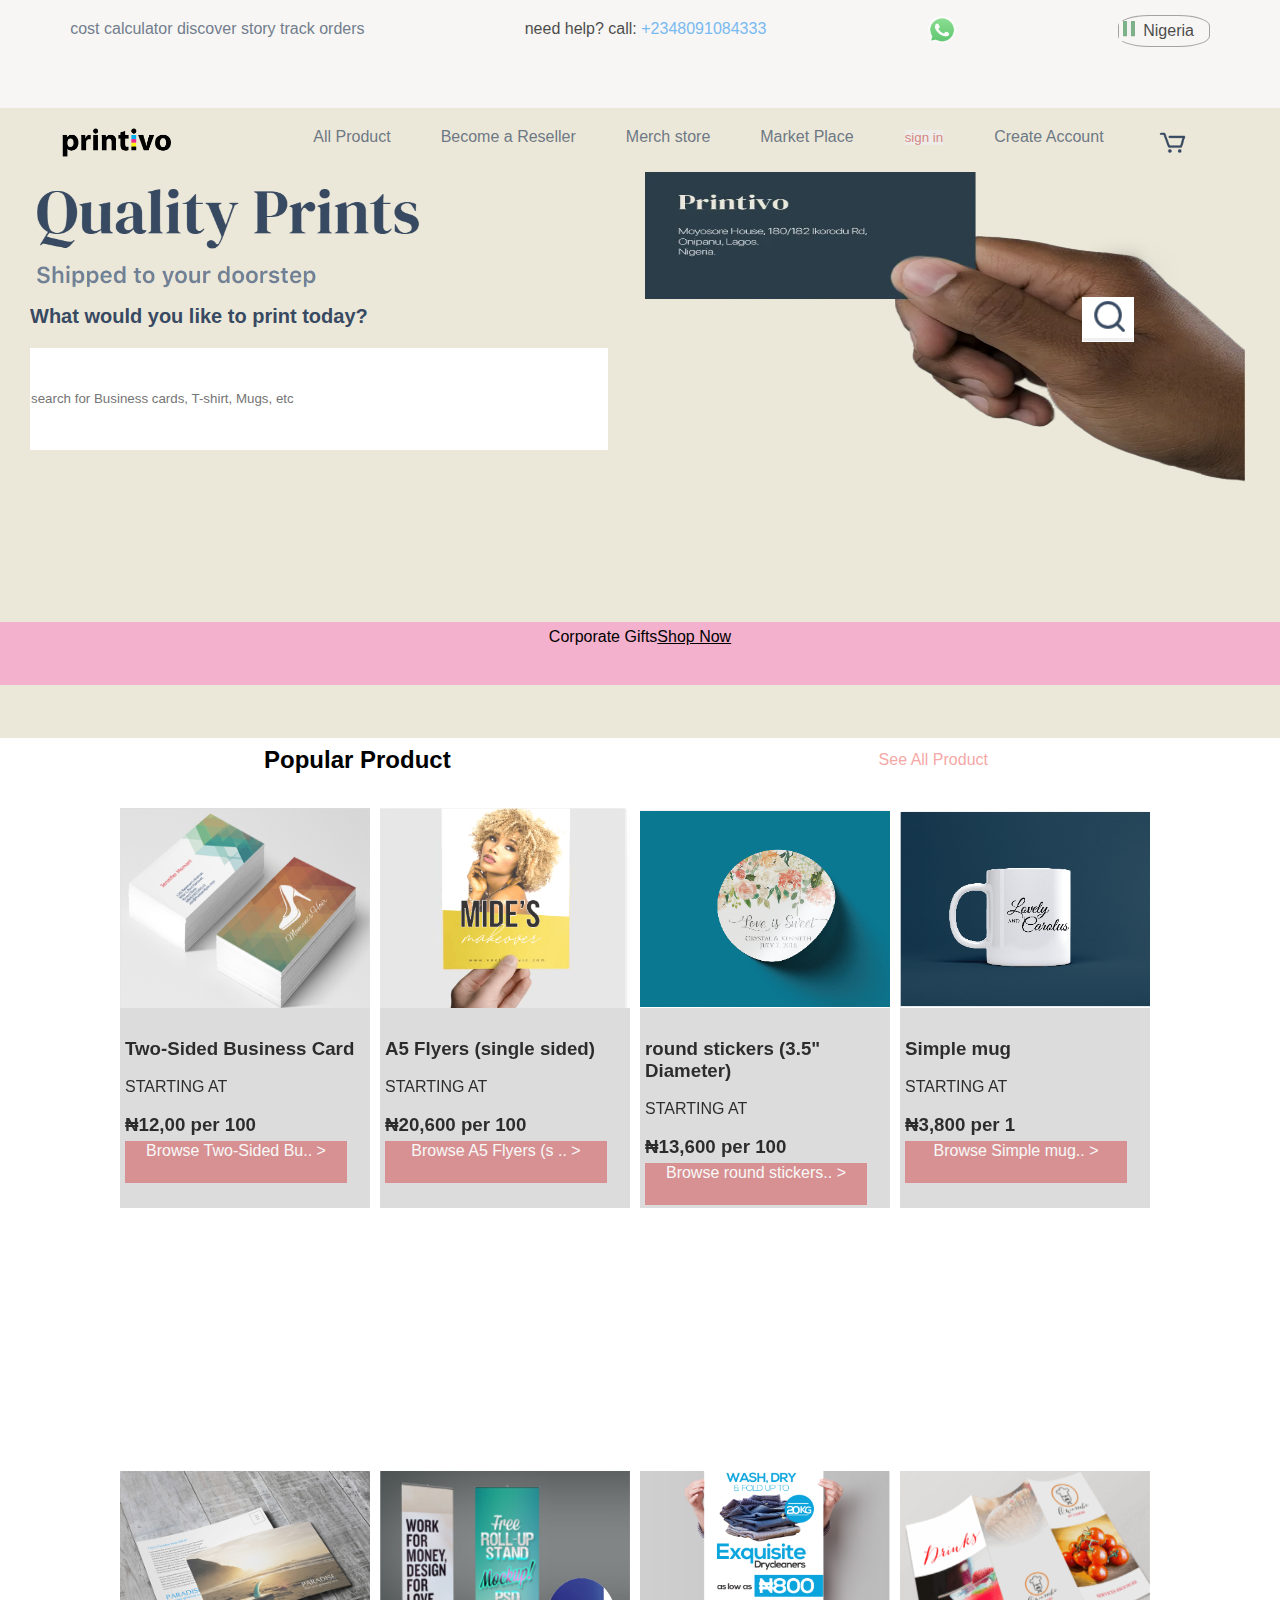
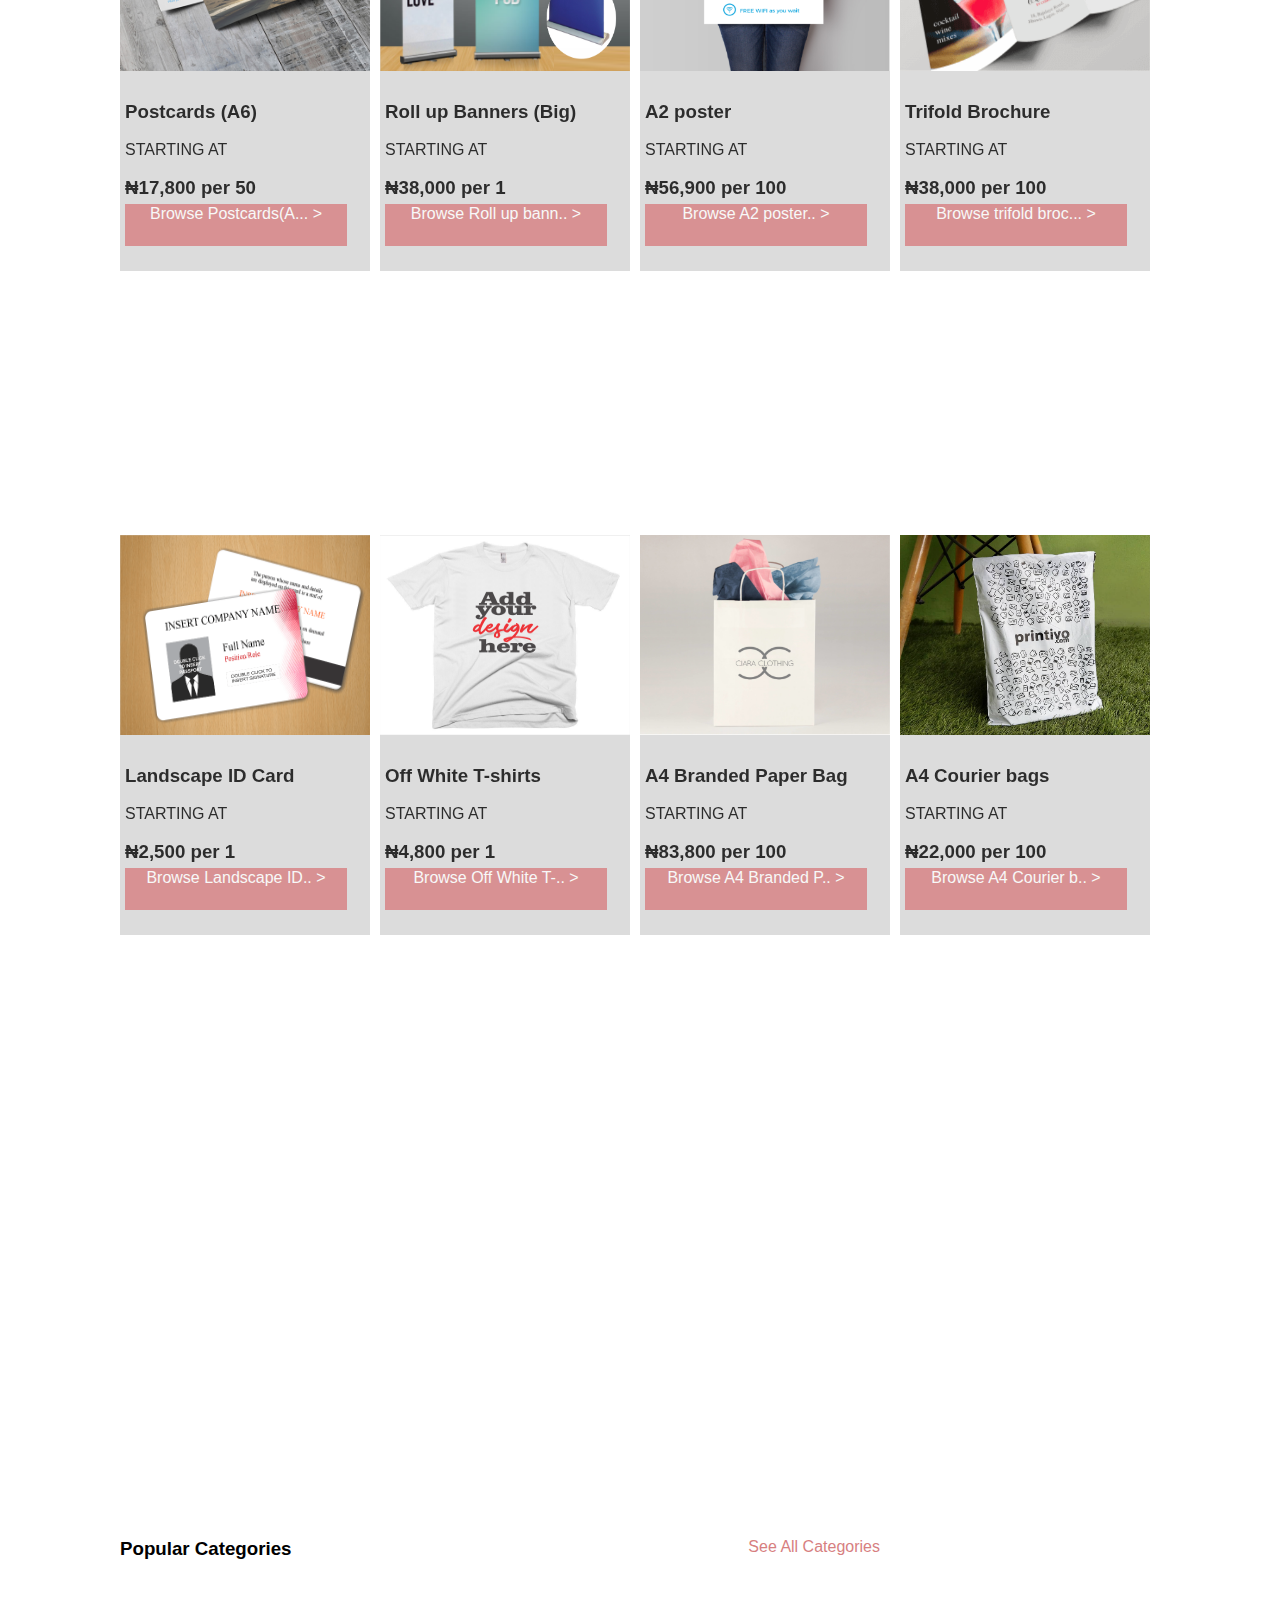
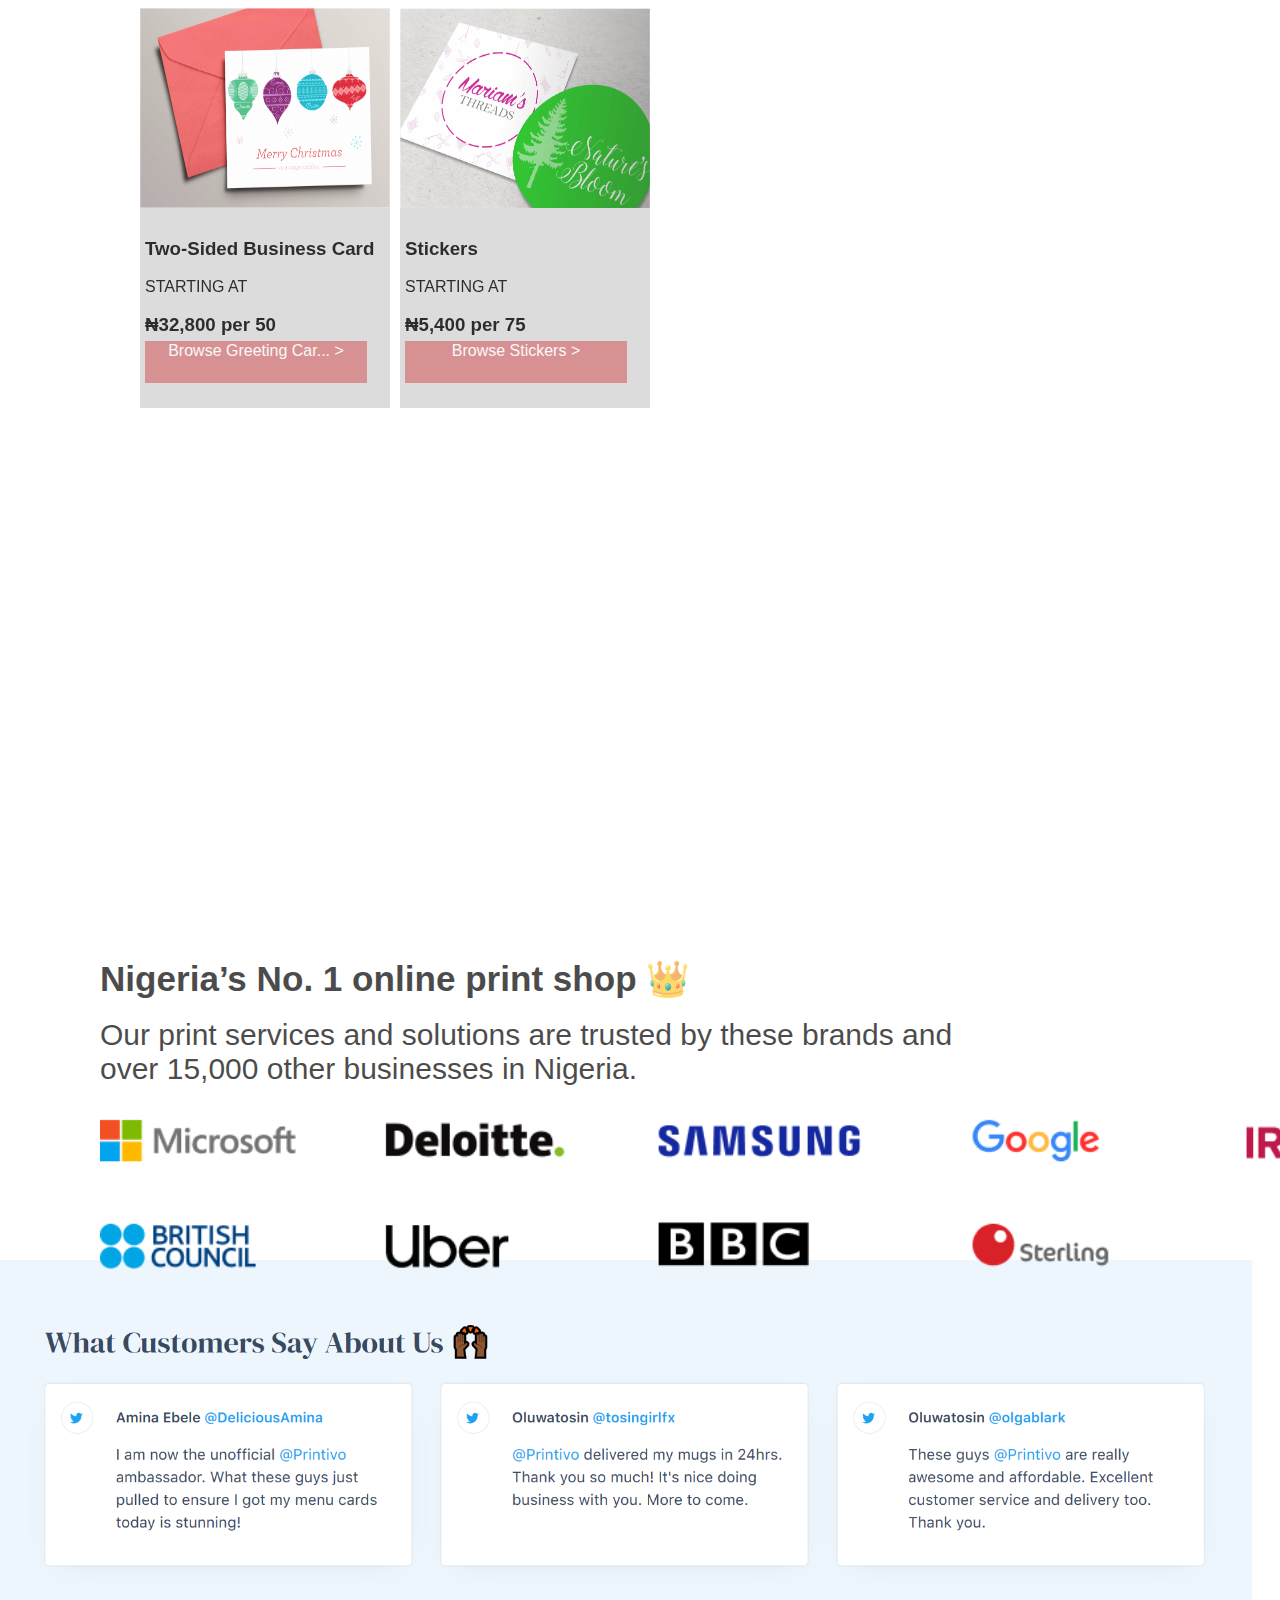
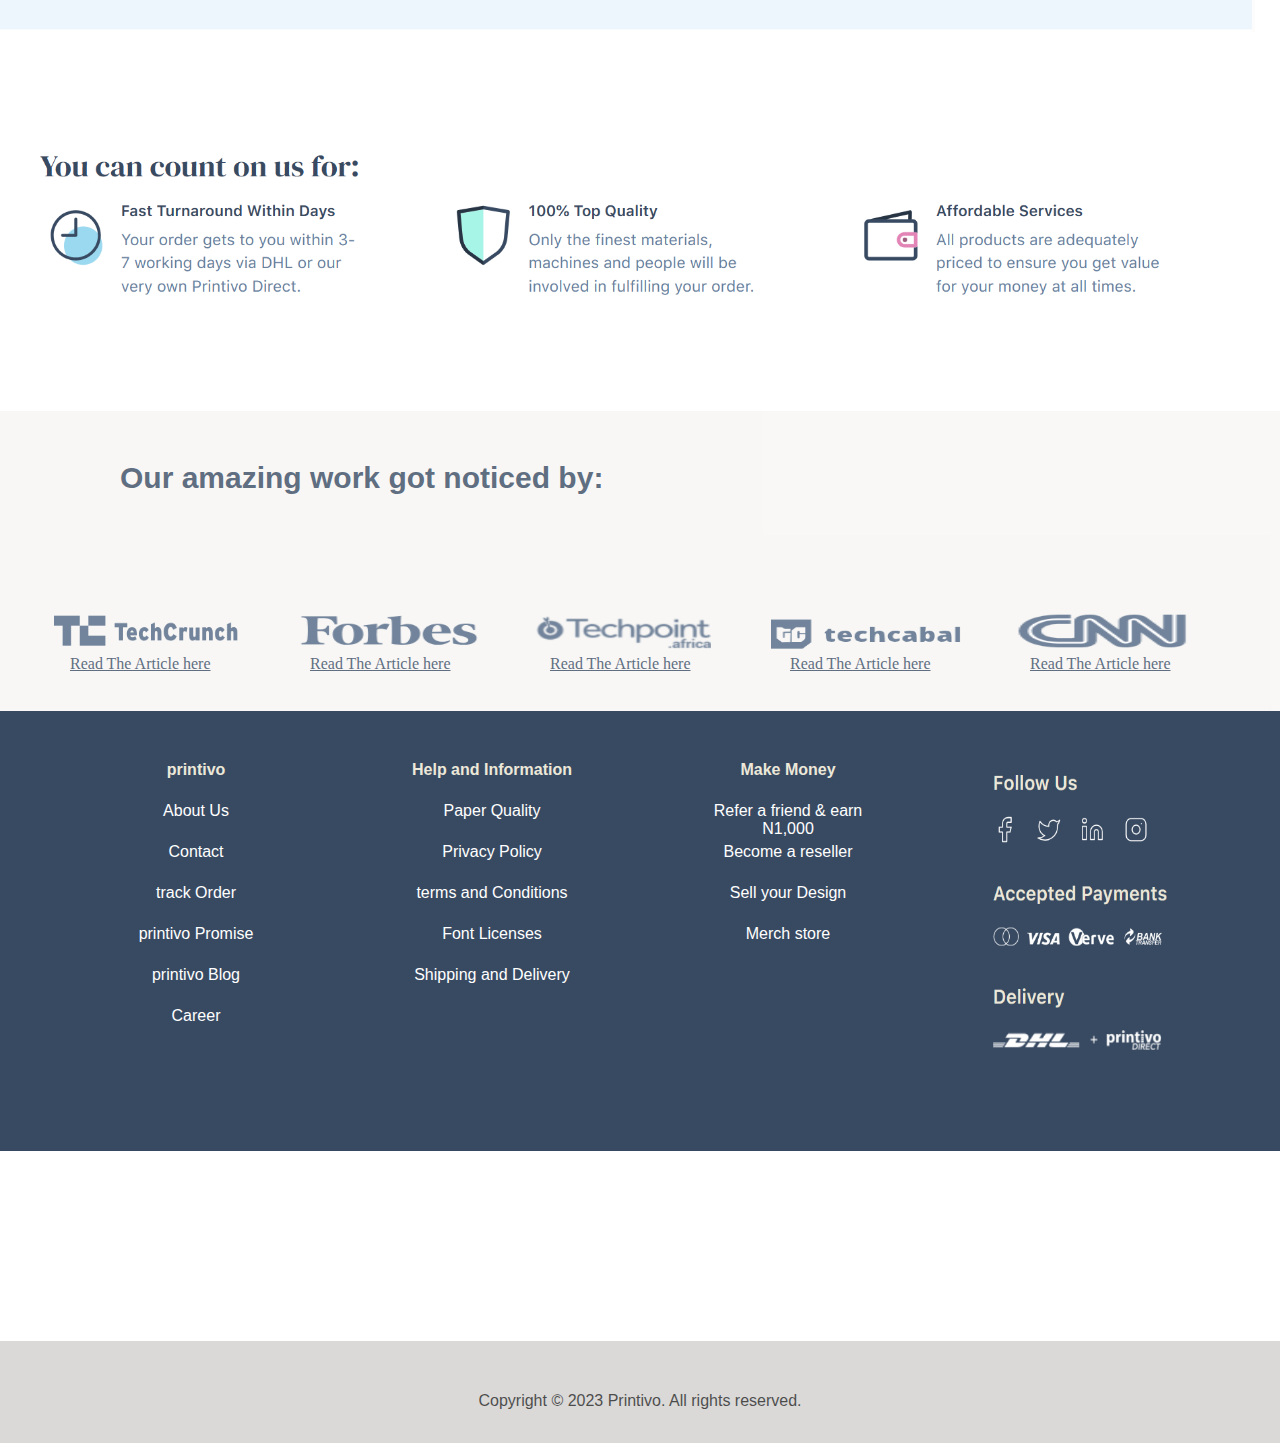
<file: printivo/index.html>
<!DOCTYPE html>
<html lang="en">
<head>
    <meta charset="UTF-8">
    <meta name="viewport" content="width=device-width, initial-scale=1.0">
    <title>printivo</title>
    <link rel="stylesheet" href="style.css">
</head>
<body>
<section class="first-section">
    <div class="first-div">
        <div>
            <a href=""> cost calculator</a> 
            <a href="">discover story</a>
            <a href="">track orders</a>
        </div>
        <div>
            need help? call: <a  href="" style="color: #43a1f2;  transform: translate(0px,5px)">+2348091084333</a>
        </div>
        <img style="border: 1px solid none;  height: 30px;  transform: translate(0px,5px); cursor: pointer;" src="images/whatsapp logo.png" alt="">
        <div class="inner-first-div">
            <img style="border: 1px solid none;  height: 20px; width: 20px; transform: translate(0px,5px);" src="images/nija flag.png" alt="">
            <span style="cursor: pointer;" >Nigeria</span>
        </div>
    </div>
</section>
<section class="header">
    <div class="inner-header">
        <div class="inner-items">
            <img style="transform: translate(-90px,0px) !important;" src="images/printivo logo.png" alt="">
        </div>
        <div class="inner-items">
            <a href="">All Product</a>
        </div>
        <div class="inner-items">
            <a href="">Become a Reseller</a>
        </div>
        <div class="inner-items">
            <a href="">Merch store</a>
        </div>
        <div class="inner-items">
            <a href="">Market Place</a>
        </div>
        <div class="inner-items">
            <a href="">
                <button>sign in</button> 
            </a>
        </div>
        <div class="inner-items">
            <a href="">Create Account</a>
        </div>
        <div class="inner-items">
            <img src="images/cart.png" alt="">
        </div>
    </div>
    <div class="split">
        <div class="split-items">
            <div><img  style="width: 400px; transform: translate(30px,0px);" src="images/quality.png" alt=""></div>
            <h3>What would you like to print today?</h3>
            <input type="text" placeholder="search for Business cards, T-shirt, Mugs, etc ">
            <a href="">
                <button style="border: 1px solid white; transform: translate(500px,-35px)"><img style="height:40px;" src="images/search icon.png" alt=""></button>
            </a>
        </div>
        <div class="split-items">
            <img class="img1" src="images/Card3_n9kqin.png" alt="">
        </div>
    </div>
    <div class="pink-div">
        <div>Corporate Gifts<a href="">Shop Now</a>
            
        </div>
    </div>
</section>
<div class="second-part">
    <div class="sp1">
        <div>
            <h2>Popular Product</h2>
            <a href="">See All Product</a>

        </div>
    </div>
    <div class="sp2">
        <div class="inner-sp2">
            <div class="div1">
                <img  src="images/1440201227_two-sided-business-cards-by-printivo.png" alt="">
                
            </div>
            <div class="div2">
                <h3>Two-Sided Business Card</h3>
                <br>
                <p>STARTING AT </p> 
                <br>
                
                <h3> <strong>₦12,00</strong> per 100 </h3>
                <a class="div3" href="">
                    <div>Browse Two-Sided Bu.. ></div>
                </a>
            </div>
        </div>
        
        <div class="inner-sp2">
            <div class="div1">
                <img  src="images/mide's.png" alt="">
                
            </div>
            <div class="div2">
                <h3>A5 Flyers (single sided)</h3>
                <br>
                <p>STARTING AT </p> 
                <br>
                
                <h3> <strong>₦20,600</strong> per 100 </h3>
                <a class="div3" href="">
                    <div>Browse A5 Flyers (s .. ></div>
                </a>
            </div>
        </div>

        <div class="inner-sp2">
            <div class="div1">
                <img  src="images/round sticker.png" alt="">
                
            </div>
            <div class="div2">
                <h3>round stickers (3.5" Diameter)</h3>
                <br>
                <p>STARTING AT </p> 
                <br>
                
                <h3> <strong>₦13,600</strong> per 100 </h3>
                <a class="div3" href="">
                    <div>Browse round stickers.. ></div>
                </a>
            </div>
        </div>

        <div class="inner-sp2">
            <div class="div1">
                <img  src="images/mug.png" alt="">
                
            </div>
            <div class="div2">
                <h3>Simple mug</h3>
                <br>
                <p>STARTING AT </p> 
                <br>
                
                <h3> <strong>₦3,800</strong> per 1 </h3>
                <a class="div3" href="">
                    <div>Browse Simple mug.. ></div>
                </a>
            </div>
        </div>

        <div class="inner-sp2">
            <div class="div1">
                <img  src="images/1439790190_postcard.jpg" alt="">
                
            </div>
            <div class="div2">
                <h3>Postcards (A6)</h3>
                <br>
                <p>STARTING AT </p> 
                <br>
                
                <h3> <strong>₦17,800</strong> per 50 </h3>
                <a class="div3" href="">
                    <div>Browse Postcards(A... ></div>
                </a>
            </div>
        </div>

        <div class="inner-sp2">
            <div class="div1">
                <img  src="images/1446183154_big rollup banner.png" alt="">
                
            </div>
            <div class="div2">
                <h3>Roll up Banners (Big) </h3>
                <br>
                <p>STARTING AT </p> 
                <br>
                
                <h3> <strong>₦38,000</strong> per 1 </h3>
                <a class="div3" href="">
                    <div>Browse Roll up bann.. ></div>
                </a>
            </div>
        </div>

        <div class="inner-sp2">
            <div class="div1">
                <img  src="images/a2 poster.png" alt="">
                
            </div>
            <div class="div2">
                <h3>A2 poster</h3>
                <br>
                <p>STARTING AT </p> 
                <br>
                
                <h3> <strong>₦56,900</strong> per 100 </h3>
                <a class="div3" href="">
                    <div>Browse A2 poster.. ></div>
                </a>
            </div>
        </div>

        <div class="inner-sp2">
            <div class="div1">
                <img  src="images/1473167305_trifold-brochure-printing.png" alt="">
                
            </div>
            <div class="div2">
                <h3>Trifold Brochure</h3>
                <br>
                <p>STARTING AT </p> 
                <br>
                
                <h3> <strong>₦38,000</strong> per 100 </h3>
                <a class="div3" href="">
                    <div>Browse trifold broc... ></div>
                </a>
            </div>
        </div>

        <div class="inner-sp2">
            <div class="div1">
                <img  src="images/1456215784_12.png" alt="">
                
            </div>
            <div class="div2">
                <h3>Landscape ID Card</h3>
                <br>
                <p>STARTING AT </p> 
                <br>
                
                <h3> <strong>₦2,500</strong> per 1 </h3>
                <a class="div3" href="">
                    <div>Browse Landscape ID.. ></div>
                </a>
            </div>
        </div>

        <div class="inner-sp2">
            <div class="div1">
                <img  src="images/1485151940_White-tshirt.png" alt="">
                
            </div>
            <div class="div2">
                <h3>Off White T-shirts</h3>
                <br>
                <p>STARTING AT </p> 
                <br>
                
                <h3> <strong>₦4,800</strong> per 1 </h3>
                <a class="div3" href="">
                    <div>Browse Off White T-.. ></div>
                </a>
            </div>
        </div>

        <div class="inner-sp2">
            <div class="div1">
                <img  src="images/a4brand.png" alt="">
                
            </div>
            <div class="div2">
                <h3>A4 Branded Paper Bag</h3>
                <br>
                <p>STARTING AT </p> 
                <br>
                
                <h3> <strong>₦83,800</strong> per 100 </h3>
                <a class="div3" href="">
                    <div>Browse A4 Branded P.. ></div>
                </a>
            </div>
        </div>

        <div class="inner-sp2">
            <div class="div1">
                <img  src="images/a4 bag.png" alt="">
                
            </div>
            <div class="div2">
                <h3>A4 Courier bags</h3>
                <br>
                <p>STARTING AT </p> 
                <br>
                
                <h3> <strong>₦22,000</strong> per 100 </h3>
                <a class="div3" href="">
                    <div>Browse A4 Courier b.. ></div>
                </a>
            </div>
        </div>

        <!-- <div class="inner-sp2">
            <div class="div1">
                <img  src="images/1440201227_two-sided-business-cards-by-printivo.png" alt="">
                
            </div>
            <div class="div2">
                <h3>Two-Sided Business Card</h3>
                <br>
                <p>STARTING AT </p> 
                <br>
                
                <h3> <strong>₦12,00</strong> per 100 </h3>
                <a class="div3" href="">
                    <div>Browse Two-Sided Bu.. ></div>
                </a>
            </div>
        </div> -->
<!-- 
        <div class="inner-sp2">
            <div class="div1">
                <img  src="images/1440201227_two-sided-business-cards-by-printivo.png" alt="">
            </div>
            <div class="div2">
                <h3>Two-Sided Business Card</h3>
                <br>
                <p>STARTING AT </p> 
                <br>
                
                <h3> <strong>₦12,00</strong> per 100 </h3>
                <a class="div3" href="">
                    <div>Browse Two-Sided Bu.. ></div>
                </a>
            </div>
        </div> -->
    </div>
</div>

<div class="flowz">
    <div class="pop">
        <h3>Popular Categories</h3>
        <a style="color: #d77f81; text-decoration: none;" href="">See All Categories</a>
    
    </div> 
    <div class="class">
        <div class="img2">
            <img src="images/1473159158_Christmas-card-for-this-wonderful-season.png" alt="">
        </div>

        <div class="class2">
            <h3>Two-Sided Business Card</h3>
            <br>
            <p>STARTING AT </p> 
            <br>
            
            <h3> <strong>₦32,800</strong> per 50 </h3>
            <a class="class3" href="">
                <div>Browse Greeting Car... ></div>
            </a>
        </div>
    </div>

    <div class="class">
        <div class="img2">
            <img src="images/1473165427_stickers.png" alt="">
        </div>

        <div class="class2">
            <h3>Stickers</h3>
            <br>
            <p>STARTING AT </p> 
            <br>
            
            <h3> <strong>₦5,400</strong> per 75 </h3>
            <a class="class3" href="">
                <div>Browse Stickers ></div>
            </a>
        </div>
    </div>
</div>

<section class="phil">
    <div>
        <h3> Nigeria’s No. 1 online print shop 👑</h3>
    </div> <br>
    <div>Our print services and solutions are trusted by these brands and <br> over 15,000 other businesses in Nigeria.</div> <br>
    <img src="images/Group_61_h8vxko.png" alt="">
</section>

<div class="customer">
    <img src="images/what customer.png" alt="">
</div>
<div class="customer">
    <img src="images/you count.png" alt="">
</div>
<div class="ik">
    <h4 class="h4">Our amazing work got noticed by:</h4>
    <div class="fg">
        <div class="inner-fg">
            <img style="height: 40px; width: 200px;" src="images/techcrunch.png" alt="">
            <a href="">Read The Article here</a>
        </div>
    </div>
    <div class="fg">
        <div class="inner-fg">
            <img style="height: 40px; width: 200px;" src="images/forbes.png" alt="">
            <a href="">Read The Article here</a>
        </div>
    </div>
    <div class="fg">
        <div class="inner-fg">
            <img style="height: 40px; width: 200px;" src="images/techpoint.png" alt="">
            <a href="">Read The Article here</a>
        </div>
    </div>
    <div class="fg">
        <div class="inner-fg">
            <img style="height: 40px; width: 200px;" src="images/techabal.png" alt="">
            <a href="">Read The Article here</a>
        </div>
    </div>
    <div class="fg">
        <div class="inner-fg">
            <img style="height: 40px; width: 200px;" src="images/cnn.png" alt="">
            <a href="">Read The Article here</a>
        </div>
    </div>
</div>
<section class="last">
    <div class="inner-last">
        <div class="omo-last">
            <div style="color: #ece8d9; font-weight: 900;" class="omo-omo">printivo</div>
            <div class="omo-omo"><a href="">About Us</a></div>
            <div class="omo-omo"><a href="">Contact</a></div>
            <div class="omo-omo"><a href="">track Order</a></div>
            <div class="omo-omo"><a href="">printivo Promise</a></div>
            <div class="omo-omo"><a href="">printivo Blog</a></div>
            <div class="omo-omo"><a href="">Career</a></div>
        </div>

        <div class="omo-last">
            <div style="color: #ece8d9; font-weight: 900;" class="omo-omo">Help and Information</div>
            <div class="omo-omo"><a href="">Paper Quality</a></div>
            <div class="omo-omo"><a href="">Privacy Policy</a></div>
            <div class="omo-omo"><a href="">terms and Conditions</a></div>
            <div class="omo-omo"><a href="">Font Licenses</a></div>
            <div class="omo-omo"><a href="">Shipping and Delivery</a></div>
        </div>

        <div class="omo-last">
            <div style="color: #ece8d9; font-weight: 900;" class="omo-omo">Make Money</div>
            <div class="omo-omo"><a href="">Refer a friend & earn N1,000</a></div>
            <div class="omo-omo"><a href="">Become a reseller</a></div>
            <div class="omo-omo"><a href="">Sell your Design</a></div>
            <div class="omo-omo"><a href="">Merch store</a></div>
        </div>

        <div class="omo-last">
            <img style="width: 195px; height: 295px; cursor: pointer; " src="images/follow us.png" alt="">
        </div>
    </div>
</section>
<div style="border: 1px solid #cbcac8; height: 100px; background-color: #cbcac8; font-family: sans-serif; text-align: center; opacity: 0.7; ">
    <p style="transform: translate(0px,50px);"> Copyright © 2023 Printivo. All rights reserved.</p> 
</div>
</body>
</html>
</file>
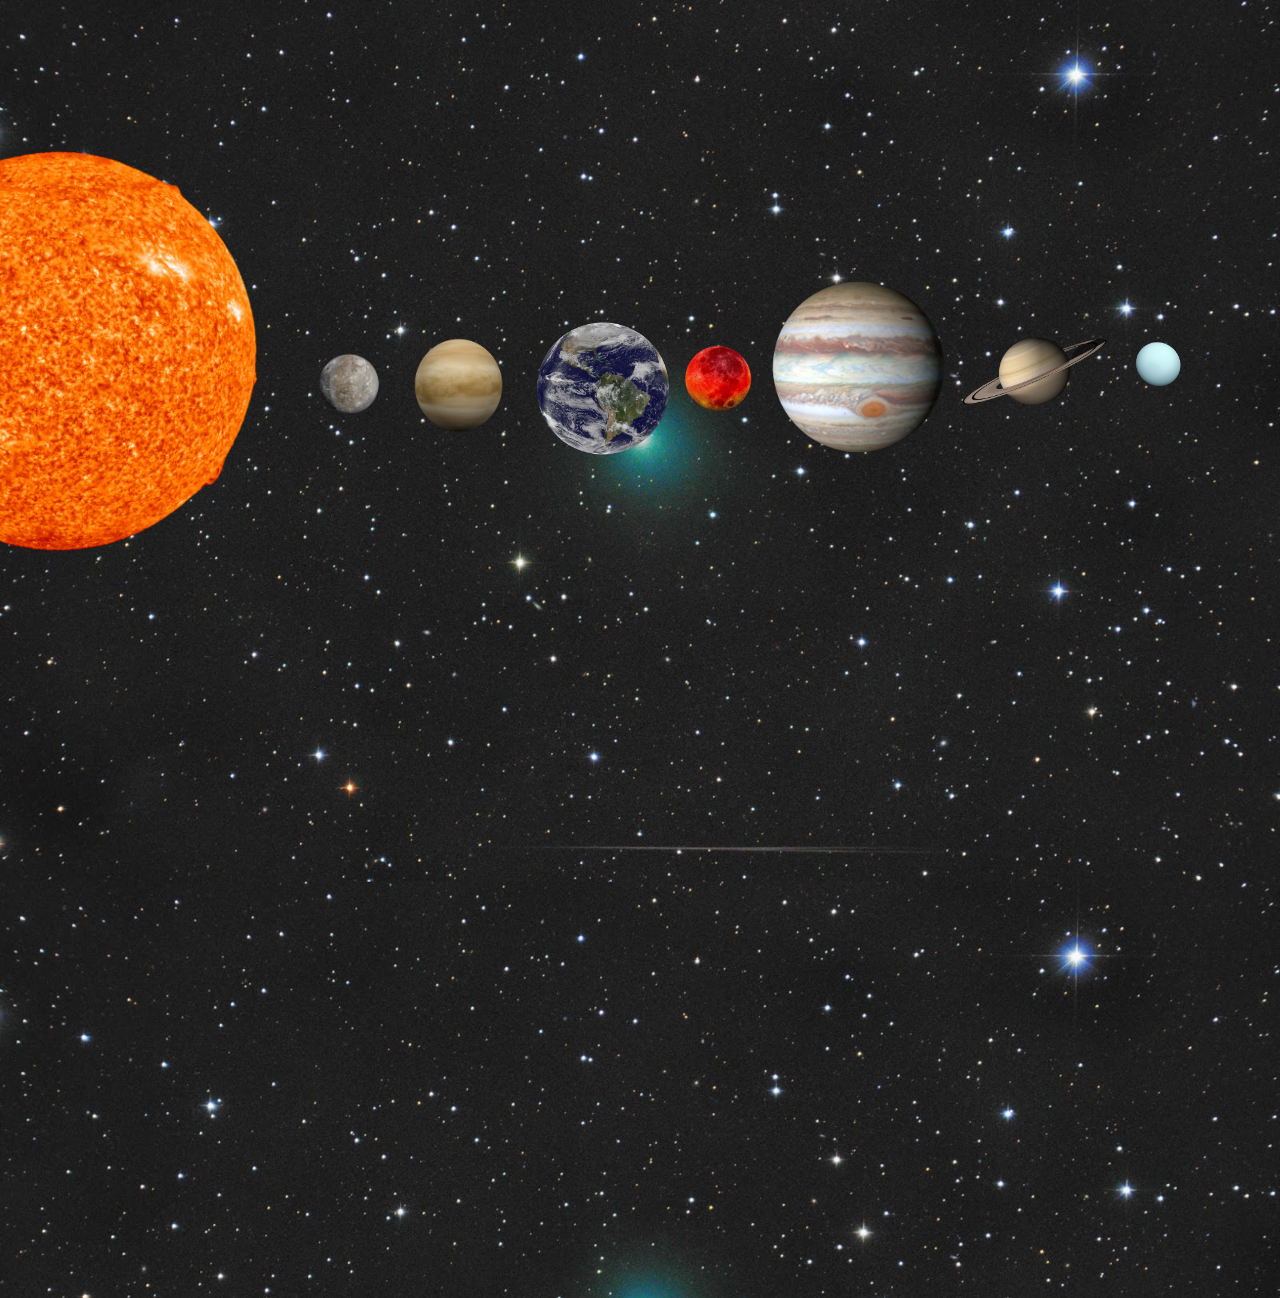
<file: solar system/index.html>
<!DOCTYPE html>
<html lang="en">
<head>
    <meta charset="UTF-8">
    <meta name="viewport" content="width=device-width, initial-scale=1.0">
    <title>Solar System</title>
    <link rel="stylesheet" href="style.css">
</head>
<body>
    <div class="header">
        <div> <img class="img1"  title="SUN" src="sun.png" alt=""></div>
        <div> <img class="img2" title="MECURY" src="mecury.png" alt=""></div>
        <div> <img class="img3" title="VENUS" src="venus.png" alt=""></div>
        <div> <img class="img4" title="EARTH" src="earth.png" alt=""></div>
        <div> <img class="img5" title="MARS" src="mars.png" alt=""></div>
        <div> <img class="img6" title="JUPITER" src="jupiter.png" alt=""></div>
        <div> <img class="img7" title="SARTUN" src="sartun.png" alt=""></div>
        <div> <img class="img8" title="URANUS" src="uranus.png" alt=""></div>
    </div>
</body>
</html>
</file>
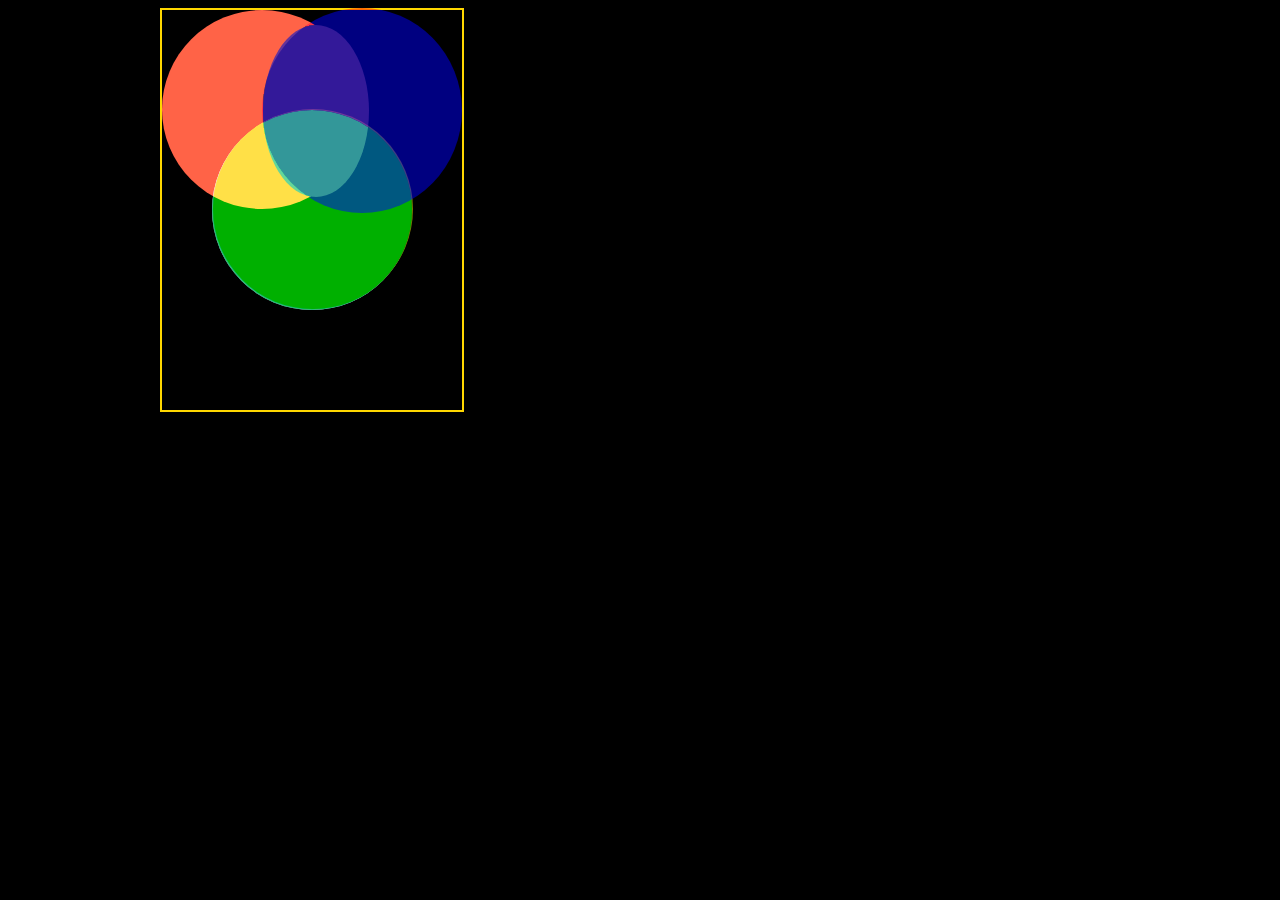
<file: vern diagram/index.html>
<!DOCTYPE html>
<html lang="en">
<head>
    <meta charset="UTF-8">
    <meta name="viewport" content="width=device-width, initial-scale=1.0">
    <title>Vern diagram</title>
    <link rel="stylesheet" href="style.css">
</head>
<body>
    <div>
        <div id="border">
            <div id="red">
                <div id="innerred">

                    <div id="white"></div>
                </div>
            </div>
            <div id="blue">
            </div>
            <div id="green">
                <div id="innergreen"></div>
                <div id="innerblue"></div>
            </div>
        </div>
    </div>
</body>
</html>
</file>
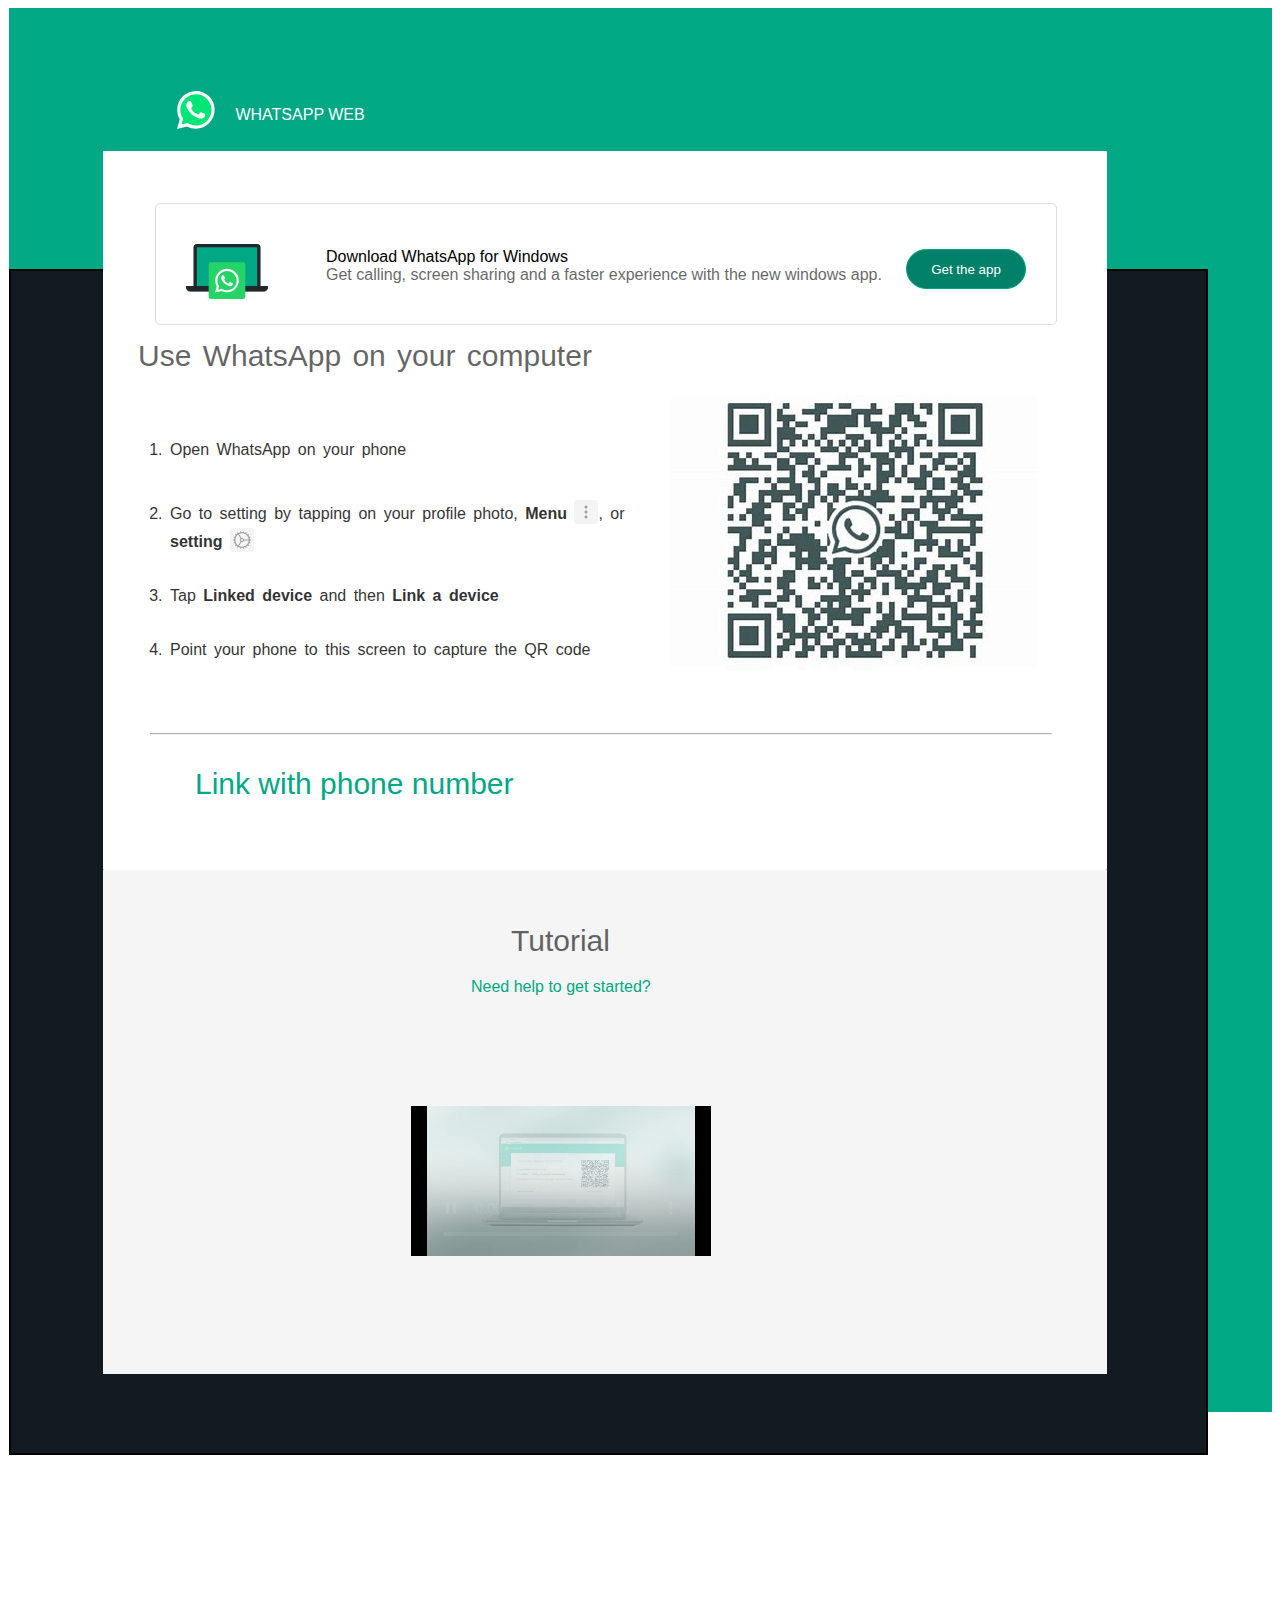
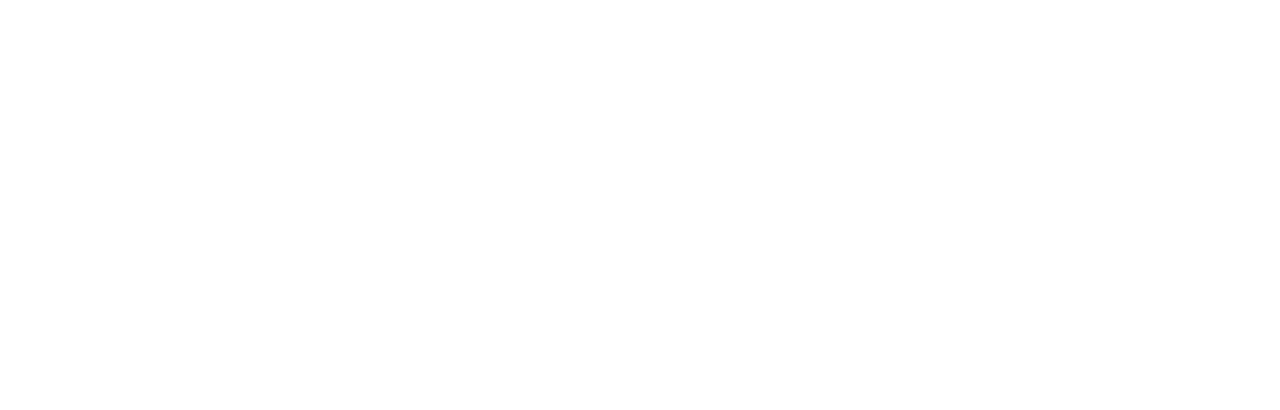
<file: whatsapp login design/index.html>
<!DOCTYPE html>
<html lang="en">
<head>
    <meta charset="UTF-8">
    <meta name="viewport" content="width=device-width, initial-scale=1.0">
    <title>Whatsapp</title>
    <link rel="stylesheet" href="style.css">
</head>
<body >
    <div class="div1">
        <div class="wa1">
            <span >
                <!-- <svg  xmlns:xlink="http://www.w3.org/1999/xlink" xmlns="http://www.w3.org/2000/svg" width="61" height="50" viewBox="0 0 39 39" >
                    <path fill="#00E676" d="M10.7 32.8l.6.3c2.5 1.5 5.3 2.2 8.1 2.2 8.8 0 16-7.2 16-16 0-4.2-1.7-8.3-4.7-11.3s-7-4.7-11.3-4.7c-8.8 0-16 7.2-15.9 16.1 0 3 .9 5.9 2.4 8.4l.4.6-1.6 5.9 6-1.5z"></path>
                    <path fill="#FFFFFF" d="M32.4 6.4C29 2.9 24.3 1 19.5 1 9.3 1 1.1 9.3 1.2 19.4c0 3.2.9 6.3 2.4 9.1L1 38l9.7-2.5c2.7 1.5 5.7 2.2 8.7 2.2 10.1 0 18.3-8.3 18.3-18.4 0-4.9-1.9-9.5-5.3-12.9zM19.5 34.6c-2.7 0-5.4-.7-7.7-2.1l-.6-.3-5.8 1.5L6.9 28l-.4-.6c-4.4-7.1-2.3-16.5 4.9-20.9s16.5-2.3 20.9 4.9 2.3 16.5-4.9 20.9c-2.3 1.5-5.1 2.3-7.9 2.3zm8.8-11.1l-1.1-.5s-1.6-.7-2.6-1.2c-.1 0-.2-.1-.3-.1-.3 0-.5.1-.7.2 0 0-.1.1-1.5 1.7-.1.2-.3.3-.5.3h-.1c-.1 0-.3-.1-.4-.2l-.5-.2c-1.1-.5-2.1-1.1-2.9-1.9-.2-.2-.5-.4-.7-.6-.7-.7-1.4-1.5-1.9-2.4l-.1-.2c-.1-.1-.1-.2-.2-.4 0-.2 0-.4.1-.5 0 0 .4-.5.7-.8.2-.2.3-.5.5-.7.2-.3.3-.7.2-1-.1-.5-1.3-3.2-1.6-3.8-.2-.3-.4-.4-.7-.5h-1.1c-.2 0-.4.1-.6.1l-.1.1c-.2.1-.4.3-.6.4-.2.2-.3.4-.5.6-.7.9-1.1 2-1.1 3.1 0 .8.2 1.6.5 2.3l.1.3c.9 1.9 2.1 3.6 3.7 5.1l.4.4c.3.3.6.5.8.8 2.1 1.8 4.5 3.1 7.2 3.8.3.1.7.1 1 .2h1c.5 0 1.1-.2 1.5-.4.3-.2.5-.2.7-.4l.2-.2c.2-.2.4-.3.6-.5s.4-.4.5-.6c.2-.4.3-.9.4-1.4v-.7s-.1-.1-.3-.2z"></path>
                </svg> -->
                <img class="span1" src="logo.svg" alt="">
            </span>
            WHATSAPP WEB
        </div>
        <div class="div2">
            <div class="div3">
                <div class="inner1">
                    <img class="img1" src="logo_2.svg" alt="">
                    <div class="moving">Download WhatsApp for Windows</div> 
                    <div class="moving2"> Get calling, screen sharing and a faster experience with the new windows app.</div> 
                    <button class="b1" onclick="
                    alert('a message is sent to your email, click the link there to continue');
                    ">Get the app</button>
                    <div class="h1">
                        Use WhatsApp on your computer</div> <br> <br> <br>
                </div>
                <ol class="list">
                    <li>Open WhatsApp on your phone</li> <br> <br>
                    <li>Go to setting by tapping on your profile photo,  <strong >Menu <img class="strong"  src="menu.svg" alt=""></strong>, or <br> <strong> setting <img class="strong" src="setting.svg" alt=""></strong></li> <br> <br>
                    <li> Tap <strong>Linked device</strong> and then <strong>Link a device</strong></li> <br> <br>
                    <li> Point your phone to this screen to capture the QR code</li> <br> <br>
                    <img class="img2" src="QR code.jpeg" alt="">
                    <hr class="fff">
                </ol>  <br> <br>
                <a  class="a1" href="">Link with  phone number</a>
            </div>
        </div>
            <div class="div4"> 
                </div>
                <p class="p1"> Tutorial</p>
                <a class="a2" href=""> Need help to get started?</a>
            <div>
                <iframe class="video" src="WhatsApp Video .mp4" frameborder="0"></iframe>
        </div>
    </div>
</body>
</html>
</file>
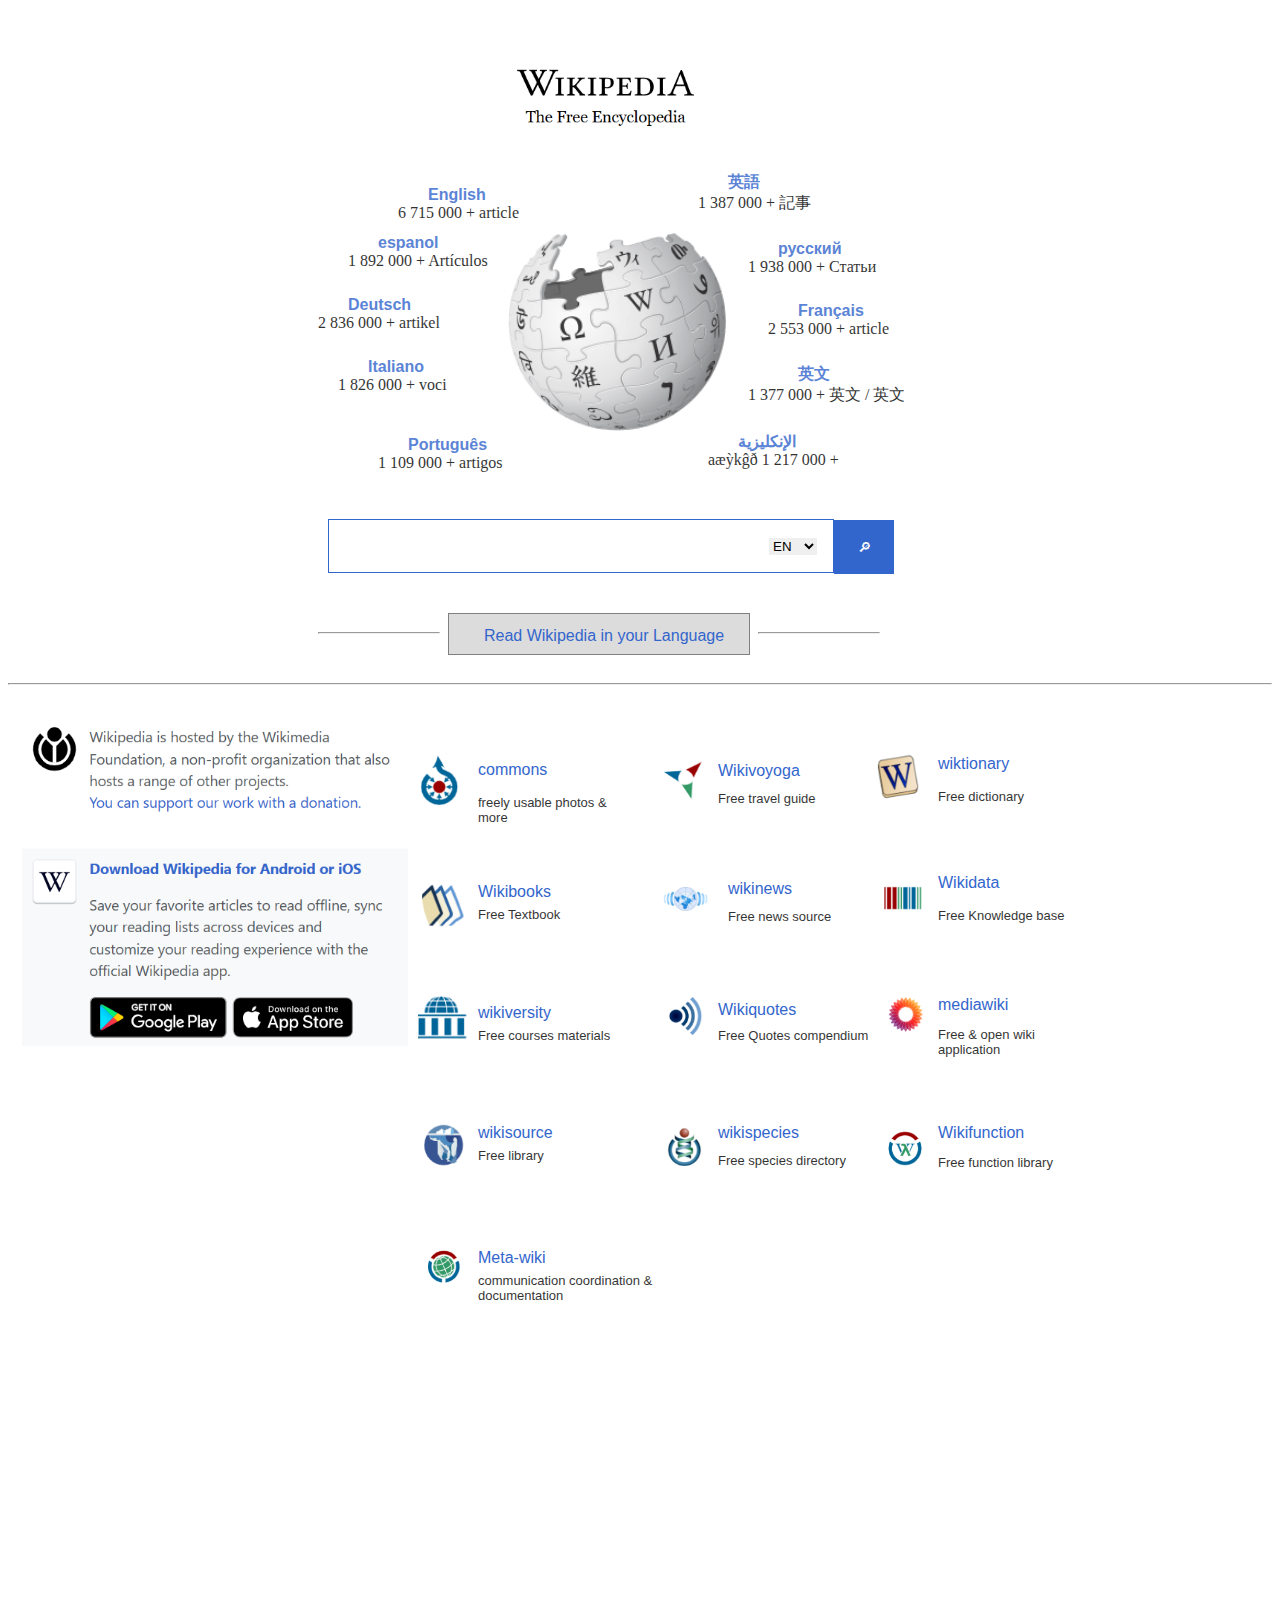
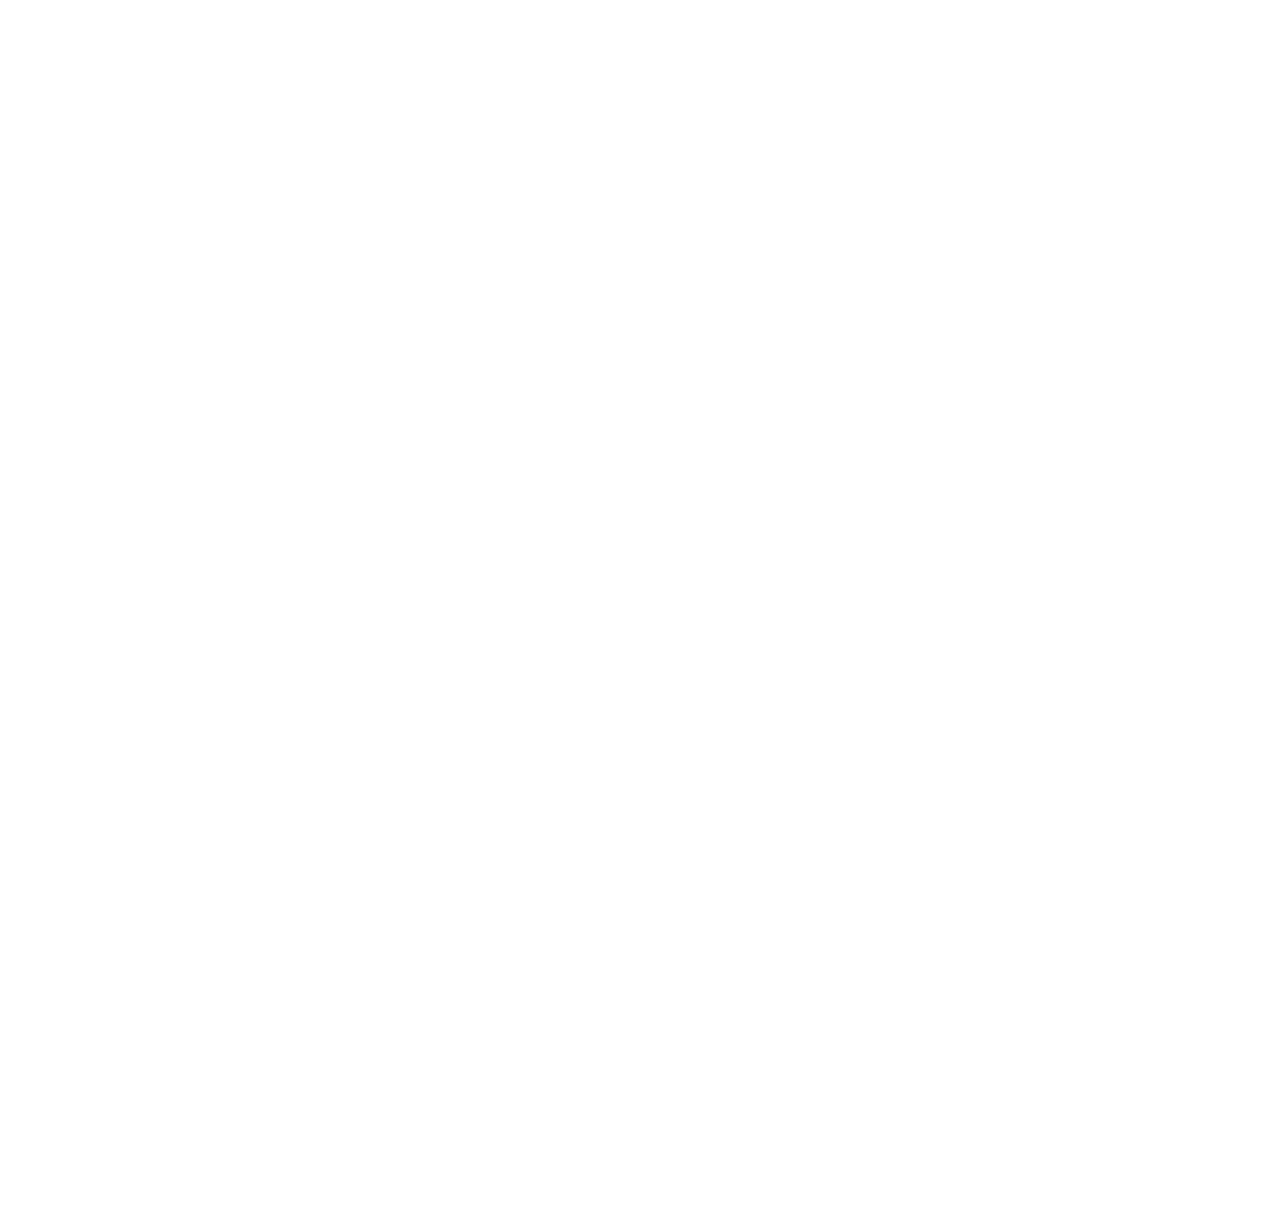
<file: wikipedia/index.html>
<!DOCTYPE html>
<html lang="en">
<head>
    <meta charset="UTF-8">
    <meta name="viewport" content="width=device-width, initial-scale=1.0">
    <title>WIKIPEDIA</title>
    <link rel="stylesheet" href="style.css">
</head>
<body>
    <section >
        <div >
            <img class="div1" src="first-img.png" alt="">
        </div>
        <div>
            <img class="div2" src="Wikipedia-globe.png" alt="">
        </div>
        <div class="lang1" lang="en">
            <a class="a1" href="https://en.wikipedia.org/wiki/Main_Page"><strong class="s1" >English</strong> <br>6 715 000 + article </a>
        </div>
        <div class="lang2" lang="ja">
            <a class="a2" href="https://ja.wikipedia.org/wiki/%E3%83%A1%E3%82%A4%E3%83%B3%E3%83%9A%E3%83%BC%E3%82%B8"><strong class="s2">英語</strong> <br>1 387 000 + 記事 </a>
        </div>
        <div class="lang3">
            <a class="a3" href="https://es.wikipedia.org/wiki/Wikipedia:Portada"><strong class="s3">espanol</strong> <br>1 892 000 + Artículos </a>
        </div>
        <div class="lang4">
            <a class="a4" href="https://ru.wikipedia.org/wiki/%D0%97%D0%B0%D0%B3%D0%BB%D0%B0%D0%B2%D0%BD%D0%B0%D1%8F_%D1%81%D1%82%D1%80%D0%B0%D0%BD%D0%B8%D1%86%D0%B0"><strong class="s4">русский</strong> <br>1 938 000 + Статьи </a>
        </div>
        <div class="lang5">
            <a class="a5" href="https://de.wikipedia.org/wiki/Wikipedia:Hauptseite"><strong class="s5">Deutsch</strong> <br>2 836 000 + artikel </a>
        </div>
        <div class="lang6">
            <a class="a6" href="https://fr.wikipedia.org/wiki/Wikip%C3%A9dia:Accueil_principal"><strong class="s6">Français</strong> <br>2 553 000 + article </a>
        </div>
        <div class="lang7">
            <a class="a7" href="https://it.wikipedia.org/wiki/Pagina_principale"><strong class="s7">Italiano</strong> <br>1 826 000 + voci </a>
        </div>
        <div class="lang8">
            <a class="a8" href="https://zh.wikipedia.org/wiki/Wikipedia:%E9%A6%96%E9%A1%B5"><strong class="s8">英文 </strong> <br>1 377 000 + 英文 / 英文 </a>
        </div>
        <div class="lang9">
            <a class="a9" href="https://pt.wikipedia.org/wiki/Wikip%C3%A9dia:P%C3%A1gina_principal"><strong class="s9">Português</strong> <br>1 109 000 + artigos </a>
        </div>
        <div class="lang10">
            <a class="a10" href="https://ar.wikipedia.org/wiki/%D8%A7%D9%84%D8%B5%D9%81%D8%AD%D8%A9_%D8%A7%D9%84%D8%B1%D8%A6%D9%8A%D8%B3%D9%8A%D8%A9"><strong class="s10">الإنكليزية</strong> <br>aæỳkĝð 1 217 000 + </a>
        </div>
        <div class="input">
            <input class="main-input" type="text">
            <select  name="" id="" style="width: 50px; border-color: white; position: relative;right: 70px;">
                <option value="">EN</option>
                <option value="">yoruba</option>
                <option value="">french</option>
                <option value="">spanish</option>
                <option value="">japanese</option>
                <option value="">Português</option>
                <option value="">italian</option>
                <option value="">zulu</option>
                <option value="">others</option>
                </div>
            </select>
            <button type="submit" style="width: 60px; height: 54px; position: relative; top: 1px; right: 58px; background-color: #3366cc; border: 1px solid #3366cc; color: white;">
                &#x1F50E;&#xFE0E;
            </button>
            <div class="span1">
                <hr class="hr1">
                <hr class="hr2">
                <a href="#" style="color:#3366cc; text-decoration: none; position: relative; left: 35px; bottom: 15px; font-family: sans-serif;">Read Wikipedia in your Language</a>
            </div>
        </div>
    </section>
    <section>
        <hr class="hr3">
        <div>
            <img style="width: 400px; position: relative; bottom: 65px;" src="Screenshot of the work i can't do.png" alt="">
            <!-- <img style="width: 700px;" src="Screenshot of work i can't do part2.png" alt=""> -->
            <span>
                    <img class="last1" src="common Screenshot .png" alt="">
                    <p style="color: #3366cc; font-family: sans-serif; position: relative;top: -370px; left: 470px; text-decoration: none;">commons</p>
                    <p style="opacity: 0.8; font-weight: lighter; font-size: small; font-family: sans-serif; position: relative;top: -370px; left: 470px; text-decoration: none;">freely usable photos & <br>more</p>
            </span>
            <span>
                <img class="last2" src="wikiyage Screenshot.png" alt="">
                <p style="color: #3366cc; font-family: sans-serif; position: relative;top: -510px; left: 710px;" >Wikivoyoga</p>
                <p style="opacity: 0.8; font-weight: lighter; font-size: small; font-family: sans-serif; position: relative;top: -515px; left: 710px;">Free travel guide</p>
            </span>
            <span>
                <img class="last3" src="wiktionary screenshot.png" alt="">
                <p style="color: #3366cc; font-family: sans-serif; position: relative;top: -660px; left: 930px;">wiktionary</p>
                <p style="opacity: 0.8; font-weight: lighter; font-size: small; font-family: sans-serif; position: relative;top: -660px; left: 930px;">Free dictionary</p>
            </span>
            <span>
                <img class="last4" src="wikibook Screenshot .png" alt="">
                <p style="color: #3366cc; font-family: sans-serif; position: relative;top: -670px; left: 470px;">Wikibooks</p>
                <p style="opacity: 0.8; font-weight: lighter; font-size: small; font-family: sans-serif; position: relative;top: -680px; left: 470px;">Free Textbook</p>
            </span>
            <span>
                <img class="last5" src="wikinews screenshot.png" alt="">
                <p style="color: #3366cc; font-family: sans-serif; position: relative;top: -790px; left: 720px;">wikinews</p>
                <p style="opacity: 0.8; font-weight: lighter; font-size: small; font-family: sans-serif; position: relative;top: -795px; left: 720px;">Free news source</p>
            </span>
            <span>
                <img class="last6" src="base Screenshot .png" alt="">
                <p style="color: #3366cc; font-family: sans-serif; position: relative;top: -910px; left: 930px;">Wikidata</p>
                <p style="opacity: 0.8; font-weight: lighter; font-size: small; font-family: sans-serif; position: relative;top: -910px; left: 930px;">Free Knowledge base</p>
            </span>
            <span>
                <!-- <a href=""> -->
                    <img class="last7" src="wikiversity Screenshot.png" alt="">
                    <p  style="color: #3366cc; font-family: sans-serif; position: relative;top: -930px; left: 470px;">wikiversity</p>
                    <p style="opacity: 0.8; font-weight: lighter; font-size: small; font-family: sans-serif; position: relative;top: -940px; left: 470px;">Free courses materials</p>
                    <!-- </a> -->
                </span>
                <span>
                    <img class="last8" src="wifi Screenshot .png" alt="">
                    <p style="color: #3366cc; font-family: sans-serif; position: relative;top: -1070px; left: 710px;">Wikiquotes</p>
                    <p style="opacity: 0.8; font-weight: lighter; font-size: small; font-family: sans-serif; position: relative;top: -1077px; left: 710px;">Free Quotes compendium</p>
                </span>
                <span>
                <img class="last9" src="mediawiki Screenshot.png" alt="">
                    <p style="color: #3366cc; font-family: sans-serif; position: relative;top: -1210px; left: 930px;">mediawiki</p>
                    <p style="opacity: 0.8; font-weight: lighter; font-size: small; font-family: sans-serif; position: relative;top: -1213px; left: 930px;">Free & open wiki <br>application</p>
            </span>
            <span>
                <img class="last10" src="wikisource Screenshot .png" alt="">
                <p style="color: #3366cc; font-family: sans-serif; position: relative;top: -1240px; left: 470px;">wikisource</p>
                <p style="opacity: 0.8; font-weight: lighter; font-size: small; font-family: sans-serif; position: relative;top: -1250px; left: 470px;">Free library</p>
            </span>
            <span>
                <img class="last11" src="wikispecies Screenshot .png" alt="">
                <p style="color: #3366cc; font-family: sans-serif; position: relative;top: -1380px; left: 710px;">wikispecies</p>
                <p style="opacity: 0.8; font-weight: lighter; font-size: small; font-family: sans-serif; position: relative;top: -1385px; left: 710px;">Free species directory</p>
            </span>
            <span>
                <img class="last12" src="wikifunction Screenshot .png" alt="">
                <p style="color: #3366cc; font-family: sans-serif; position: relative;top: -1510px; left: 930px;">Wikifunction</p>
                <p style="opacity: 0.8; font-weight: lighter; font-size: small; font-family: sans-serif; position: relative;top: -1513px; left: 930px;">Free function library</p>
            </span>
            <span>
                <img class="last13" src="meta wiki Screenshot .png" alt="">
                <p style="color: #3366cc; font-family: sans-serif; position: relative;top: -1510px; left: 470px;">Meta-wiki</p>
                <p style="opacity: 0.8; font-weight: lighter; font-size: small; font-family: sans-serif; position: relative;top: -1520px; left: 470px;">communication coordination & <br>documentation</p>
            </span>
        </div>
    </section>
</body>
</html>
</file>
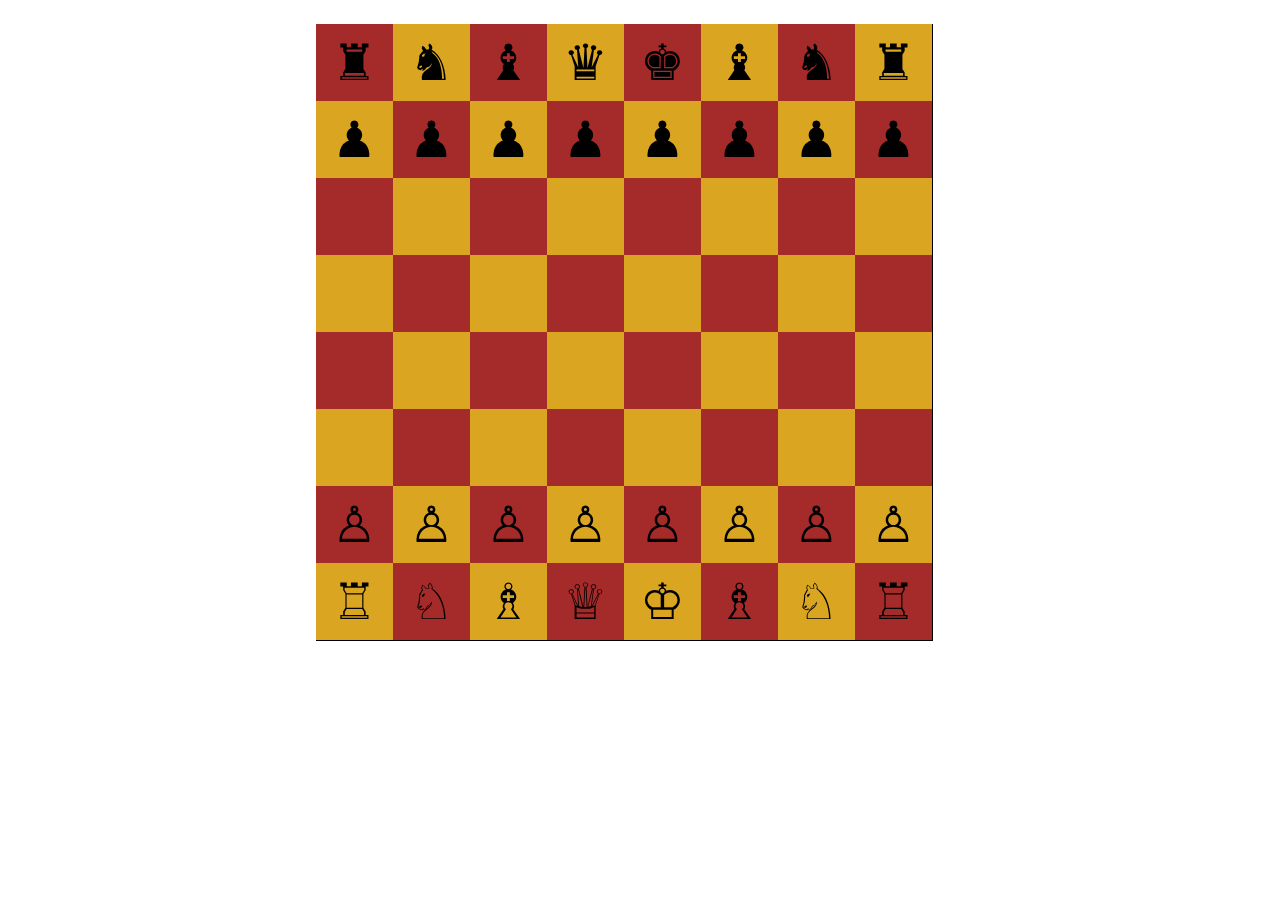
<file: Chess Game/chess.html>
<!DOCTYPE html>
<html>
<head>
    <title>Chess Game</title>
    <meta charset="UTF-8">
    <style>
        .chess-board { border-spacing: 0; border-collapse: collapse; }
        .chess-board th { padding: .5em; }
        .chess-board th + th { border-bottom: 1px solid #000; }
        .chess-board th:first-child,
        .chess-board td:last-child { border-right: 1px solid #000; }
        .chess-board tr:last-child td { border-bottom: 1px solid; }
        .chess-board th:empty { border: none; }
        .chess-board td { width: 1.5em; height: 1.5em; text-align: center; font-size: 50px; line-height: 0;}
        .chess-board .light { background: brown; }
        .chess-board .dark { background: goldenrod; }
        body{ margin-inline-start: 300px; }
    </style>
</head>
<body>
    <table class="chess-board">
        <tbody>
            <tr>
                <th></th>
                <th><!--a--></th>
                <th><!--b--></th>
                <th><!--c--></th>
                <th><!--d--></th>
                <th><!--e--></th>
                <th><!--f--></th>
                <th><!--g--></th>
                <th><!--h--></th>
            </tr>
            <tr>
                <th><!--8--></th>
                <td class="light">♜</td>
                <td class="dark">♞</td>
                <td class="light">♝</td>
                <td class="dark">♛</td>
                <td class="light">♚</td>
                <td class="dark">♝</td>
                <td class="light">♞</td>
                <td class="dark">♜</td>
            </tr>
            <tr>
                <th><!--7--></th>
                <td class="dark">♟</td>
                <td class="light">♟</td>
                <td class="dark">♟</td>
                <td class="light">♟</td>
                <td class="dark">♟</td>
                <td class="light">♟</td>
                <td class="dark">♟</td>
                <td class="light">♟</td>
            </tr>
            <tr>
                <th><!--6--></th>
                <td class="light"></td>
                <td class="dark"></td>
                <td class="light"></td>
                <td class="dark"></td>
                <td class="light"></td>
                <td class="dark"></td>
                <td class="light"></td>
                <td class="dark"></td>
            </tr>
            <tr>
                <th><!--5--></th>
                <td class="dark"></td>
                <td class="light"></td>
                <td class="dark"></td>
                <td class="light"></td>
                <td class="dark"></td>
                <td class="light"></td>
                <td class="dark"></td>
                <td class="light"></td>
            </tr>
            <tr>
                <th><!--4--></th>
                <td class="light"></td>
                <td class="dark"></td>
                <td class="light"></td>
                <td class="dark"></td>
                <td class="light"></td>
                <td class="dark"></td>
                <td class="light"></td>
                <td class="dark"></td>
            </tr>
            <tr>
                <th><!--3--></th>
                <td class="dark"></td>
                <td class="light"></td>
                <td class="dark"></td>
                <td class="light"></td>
                <td class="dark"></td>
                <td class="light"></td>
                <td class="dark"></td>
                <td class="light"></td>
            </tr>
            <tr>
                <th><!--2--></th>
                <td class="light">♙</td>
                <td class="dark">♙</td>
                <td class="light">♙</td>
                <td class="dark">♙</td>
                <td class="light">♙</td>
                <td class="dark">♙</td>
                <td class="light">♙</td>
                <td class="dark">♙</td>
            </tr>
            <tr>
                <th><!--1--></th>
                <td class="dark">♖</td>
                <td class="light">♘</td>
                <td class="dark">♗</td>
                <td class="light">♕</td>
                <td class="dark">♔</td>
                <td class="light">♗</td>
                <td class="dark">♘</td>
                <td class="light">♖</td>
            </tr>
        </tbody>
    </table>
</body>
</html>
</file>
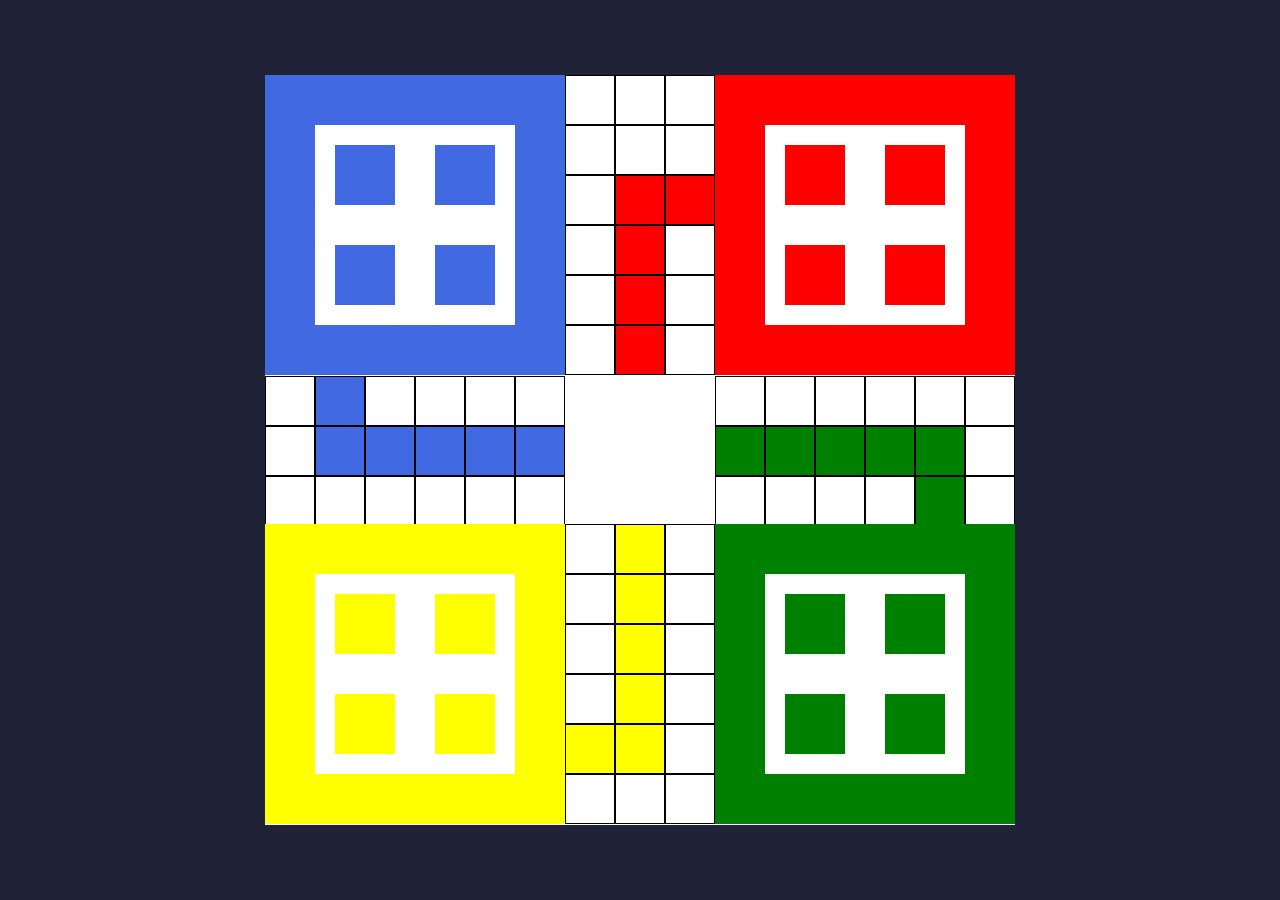
<file: Ludo Game/ludo.html>
<!DOCTYPE html>
<html lang="en">
<head>
    <meta charset="UTF-8">
    <meta name="viewport" content="width=device-width, initial-scale=1.0">
    <title>Ludo Game</title>
    <link rel="stylesheet" href="style.css">
</head>
<body>
    <div class="Ludo">  
        <div class="Blue">
            <div class="box">
                <div class="insidebox Bluebackground"></div>
                <div class="insidebox Bluebackground"></div>
                <div class="insidebox Bluebackground"></div>
                <div class="insidebox Bluebackground"></div>
            </div>
        </div>
        
    
        <div class="squarecontainer">
            <div class="left">
                <div class="square"></div>
                <div class="square"></div>
                <div class="square"></div>
                <div class="square"></div>
                <div class="square"></div>
                <div class="square"></div>
            </div>
            <div class="middle">
                <div class="square"></div>
                <div class="square"></div>
                <div class="square Redbackground"></div>
                <div class="square Redbackground"></div>
                <div class="square Redbackground"></div>
                <div class="square Redbackground"></div>
            </div>
            <div class="right">
                <div class="square"></div>
                <div class="square"></div>
                <div class="square Redbackground"></div>
                <div class="square"></div>
                <div class="square "></div>
                <div class="square"></div>
            </div>
        </div>

        <div class="Red">
            <div class="box">
                <div class="insidebox Redbackground"></div>
                <div class="insidebox Redbackground"></div>
                <div class="insidebox Redbackground"></div>
                <div class="insidebox Redbackground"></div>
            </div>

        </div>

        <div class="row">
            <div class="Rowleft">
                <div class="row1">
                    <div class="square"></div>
                    <div class="square Bluebackground"></div>
                    <div class="square"></div>
                    <div class="square"></div>
                    <div class="square"></div>
                    <div class="square"></div>
                </div>
                <div class="row1">
                    <div class="square"></div>
                    <div class="square Bluebackground"></div>
                    <div class="square Bluebackground"></div>
                    <div class="square Bluebackground"></div>
                    <div class="square Bluebackground"></div>
                    <div class="square Bluebackground"></div>
                </div>
                <div class="row1">
                    <div class="square"></div>
                    <div class="square"></div>
                    <div class="square"></div>
                    <div class="square"></div>
                    <div class="square"></div>
                    <div class="square"></div>
                </div>
    
            </div>

            
            <div class="rowright">
                <div class="row1">
                    <div class="square"></div>
                    <div class="square"></div>
                    <div class="square"></div>
                    <div class="square"></div>
                    <div class="square"></div>
                    <div class="square"></div>
                </div>
                <div class="row1">
                    <div class="square Greenbackground"></div>
                    <div class="square Greenbackground"></div>
                    <div class="square Greenbackground"></div>
                    <div class="square Greenbackground"></div>
                    <div class="square Greenbackground"></div>
                    <div class="square"></div>
                </div>
                <div class="row1">
                    <div class="square"></div>
                    <div class="square"></div>
                    <div class="square"></div>
                    <div class="square"></div>
                    <div class="square Greenbackground"></div>
                    <div class="square"></div>
                </div>
    
            </div>
        </div>

        <div class="Yellow">
            <div class="box">
                <div class="insidebox Yellowbackground"></div>
                <div class="insidebox Yellowbackground"></div>
                <div class="insidebox Yellowbackground"></div>
                <div class="insidebox Yellowbackground"></div>
            </div>
        </div>

        <div class="squarecontainer">
            <div class="left">
                <div class="square"></div>
                <div class="square"></div>
                <div class="square"></div>
                <div class="square"></div>
                <div class="square Yellowbackground"></div>
                <div class="square"></div>
            </div>
            <div class="middle">
                <div class="square Yellowbackground"></div>
                <div class="square Yellowbackground"></div>
                <div class="square Yellowbackground"></div>
                <div class="square Yellowbackground"></div>
                <div class="square Yellowbackground"></div>
                <div class="square"></div>
            </div>
            <div class="right">
                <div class="square"></div>
                <div class="square"></div>
                <div class="square"></div>
                <div class="square"></div>
                <div class="square"></div>
                <div class="square"></div>
            </div>

        <div class="Green">
            <div class="box">
                <div class="insidebox Greenbackground"></div>
                <div class="insidebox Greenbackground"></div>
                <div class="insidebox Greenbackground"></div>
                <div class="insidebox Greenbackground"></div>
            </div>
        </div>
    </div>
</body>
</html>
</file>
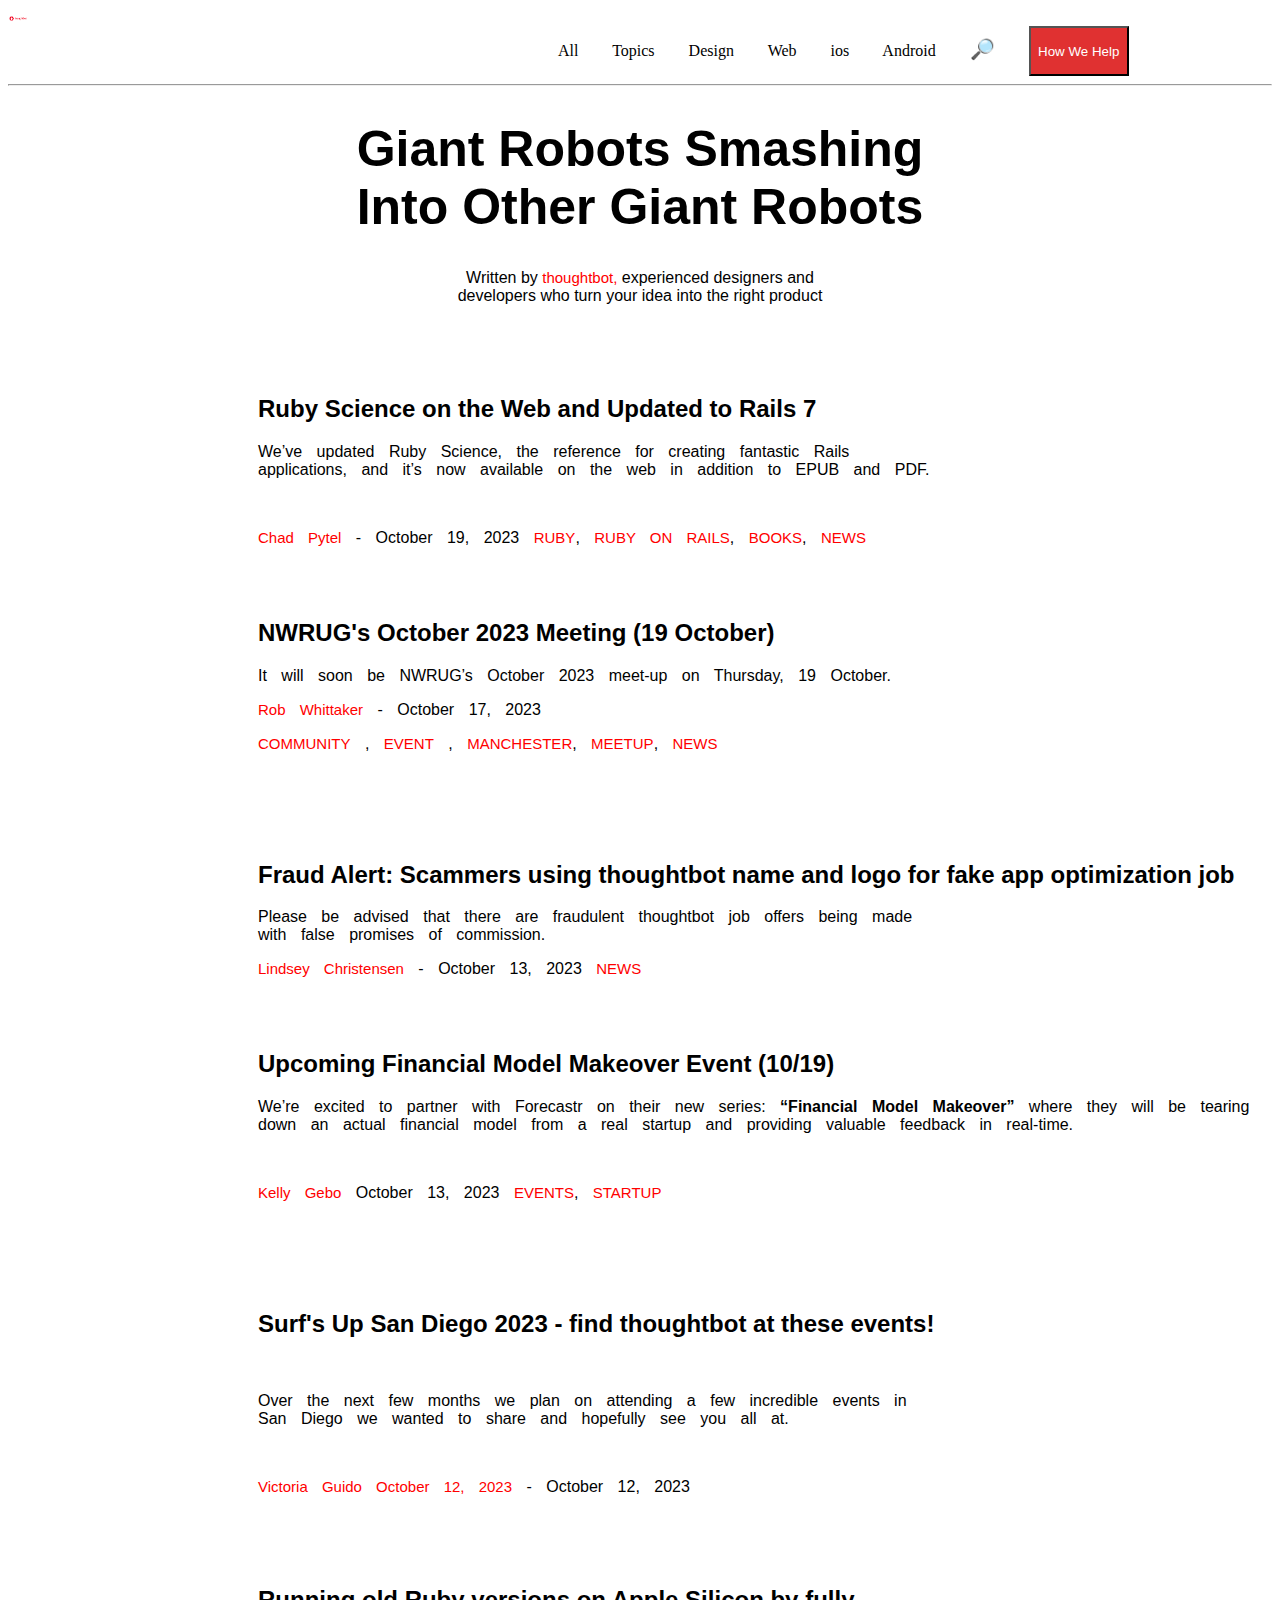
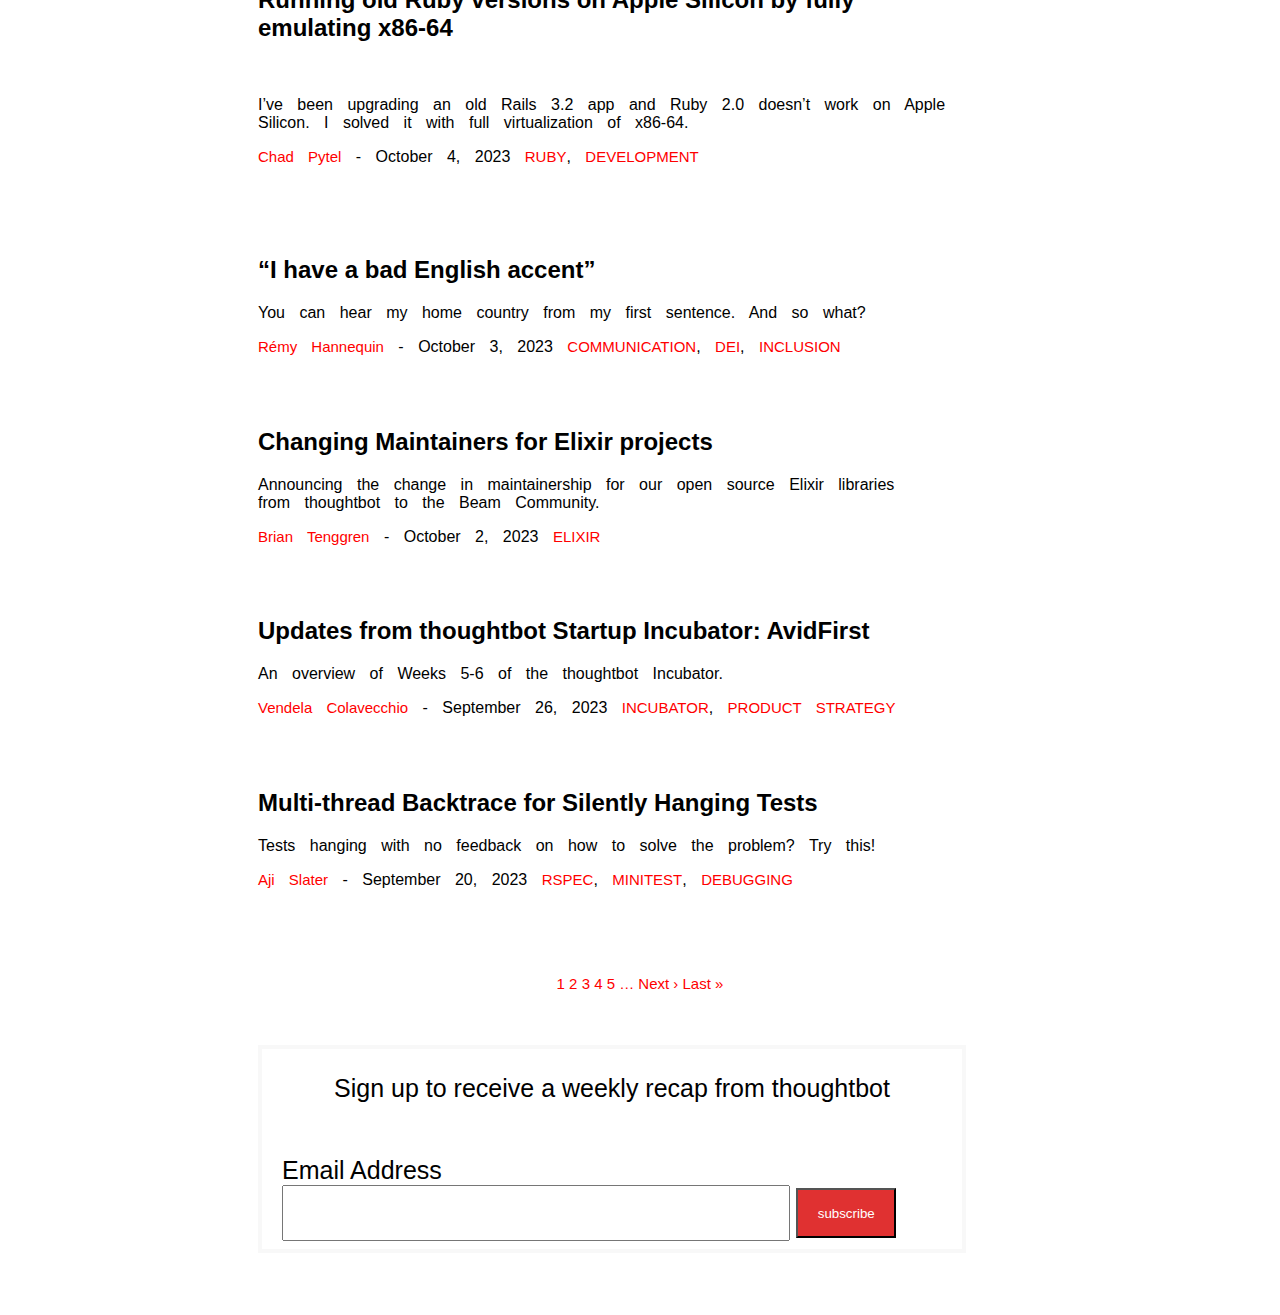
<file: Thoughtbot design/thoughtbot.html>
<!DOCTYPE html>
<html lang="en">
<head>
    <meta charset="UTF-8">
    <meta name="viewport" content="width=S, initial-scale=1.0">
    <title>Giant Robots Smashing Into Other Giant Robots</title>
    <link rel="stylesheet" href="thoughtbot.css">

</head>
<body>
    <img src="R.jpeg" alt="" class="img1">
    <div class="div1">
        
        <a href="" class="a0">All Topics</a>
        <a href="" class="a0">Design</a>
        <a href="" class="a0">Web</a>
        <a href="" class="a0">ios</a>
        <a href="" class="a0" >Android</a>
        <span style="font-size: 20px;">&#128270;</span>
        <button class="b1">How We Help</button>
    </div>
    <hr>
    <h1 class="head1">Giant Robots Smashing <br> Into Other Giant Robots</h1>
    <p class="p1">Written by <a href="" class="a1">thoughtbot,</a> experienced designers and <br> developers who turn your idea into the right product</p> <br> <br> <br>
    <h2 class="h2">Ruby Science on the Web and Updated to Rails 7</h2>
    <p class="p3">We’ve updated Ruby Science, the reference for creating fantastic Rails <br> applications, and it’s now available on the web in addition to EPUB and PDF.</p> <br>
    <p class="p3"> <a href="" class="a1">Chad Pytel</a> - October 19, 2023 <a href=""  class="a1">RUBY</a>, <a href=""  class="a1">RUBY ON RAILS</a>, <a href=""  class="a1"> BOOKS</a>, <a href=""  class="a1"> NEWS</a></p> <br> <br>
    
    <h2 class="h2">NWRUG's October 2023 Meeting (19 October)</h2>
    <p class="p3">It will soon be NWRUG’s October 2023 meet-up on Thursday, 19 October.</p>
    <p class="p3"> <a href="" class="a1">Rob Whittaker</a> - October 17, 2023</p>
    <p class="p3"> <a href="" class="a1">COMMUNITY</a> , <a href="" class="a1">EVENT</a> , <a href="" class="a1">MANCHESTER</a>, <a href="" class="a1">MEETUP</a>, <a href="" class="a1">NEWS</a> </p> <br> <br> <br> <br>
    <h2 class="h2">Fraud Alert: Scammers using thoughtbot name and logo for fake app optimization job</h2>
    <p class="p3">Please be advised that there are fraudulent thoughtbot job offers being made <br> with false promises of commission.</p>
    <p class="p3"> <a href="" class="a1">Lindsey Christensen</a> - October 13, 2023 <a href="" class="a1">NEWS</a></p> <br> <br>
    <h2 class="h2">Upcoming Financial Model Makeover Event (10/19)</h2>
    <p class="p3">We’re excited to partner with Forecastr on their new series: <b>“Financial Model Makeover”</b>  where they will be tearing down an actual financial model from a real startup and providing valuable feedback in real-time.</p> <br>
    <p class="p3"> <a href="" class="a1">Kelly Gebo</a>  October 13, 2023 <a href="" class="a1">EVENTS</a>,  <a href="" class="a1">STARTUP</a></p> <br><br><br><br>
    <h2 class="h2">Surf's Up San Diego 2023 - find thoughtbot at these events!</h2> <br>
    <p class="p3">Over the next few months we plan on attending a few incredible events in <br> San Diego we wanted to share and hopefully see you all at.</p> <br>
    <p class="p3"> <a href="" class="a1">Victoria Guido  October 12, 2023</a> - October 12, 2023</p> <br> <br> <br>
    <h2 class="h2">Running old Ruby versions on Apple Silicon by fully <br> emulating x86-64</h2> <br>
    <p class="p3">I’ve been upgrading an old Rails 3.2 app and Ruby 2.0 doesn’t work on Apple <br> Silicon. I solved it with full virtualization of x86-64.</p>
    <p class="p3"> <a href="" class="a1">Chad Pytel</a> - October 4, 2023 <a href="" class="a1"> RUBY</a>, <a href="" class="a1">DEVELOPMENT</a></p> <br> <br> <br>
    <h2 class="h2">“I have a bad English accent”</h2> 
    <p class="p3">You can hear my home country from my first sentence. And so what?</p> 
    <p class="p3"> <a href="" class="a1">Rémy Hannequin</a> - October 3, 2023  <a href="" class="a1">COMMUNICATION</a>, <a href="" class="a1">DEI</a>, <a href="" class="a1">INCLUSION</a></p> <br> <br>
    <h2 class="h2">Changing Maintainers for Elixir projects</h2> 
    <p class="p3">Announcing the change in maintainership for our open source Elixir libraries <br> from thoughtbot to the Beam Community.</p> 
    <p class="p3"> <a href="" class="a1">Brian Tenggren</a> - October 2, 2023  <a href="" class="a1">ELIXIR</a></p> <br> <br>
    <h2 class="h2">Updates from thoughtbot Startup Incubator: AvidFirst</h2>
    <p class="p3">An overview of Weeks 5-6 of the thoughtbot Incubator.</p>
    <p class="p3"> <a href="" class="a1">Vendela Colavecchio</a> - September 26, 2023 <a href="" class="a1">INCUBATOR</a>, <a href="" class="a1">PRODUCT STRATEGY</a></p> <br> <br>
    <h2 class="h2">Multi-thread Backtrace for Silently Hanging Tests</h2>
    <p class="p3">Tests hanging with no feedback on how to solve the problem? Try this!</p>
    <p class="p3"> <a href="" class="a1">Aji Slater</a> - September 20, 2023 <a href=""  class="a1"> RSPEC</a>, <a href=""  class="a1">MINITEST</a>, <a href=""  class="a1"> DEBUGGING</a></p> <br> <br><br>
    <p class="p1"><a href="" class="a1">1 2 3 4 5 … Next › Last »</a></p> <br> <br>

    <div class="div2">
        <p class="p1">Sign up to receive a weekly recap from thoughtbot</p> <br>
        <label class="lab" for="Email Adress">Email Address</label> <br>
        <input class="input1" type="text">
        <button class="b1">subscribe</button>
    </div> <br> <br> <br>
     
</body>
</html>
</file>
<file: analytics academy 2/style.css>
* {
    padding: 0;
    margin: 0;
}

#header {
    /* border: 1px solid red; */
    justify-content: space-between;
    display: flex;
    padding: 10px 10px 10px 10px;
}

#google {
    /* padding: 10px 10px 0px 10px; */
    cursor: pointer;
    height: 30px;
    /* border: 1px solid red; */
    width: 100px;
    transform: translate(0px,0px);
}

.analy {
    /* border: 1px solid green; */
    font-size: 160%;
    position: absolute;
    left: 120px;
    font-size: 30px;
}

@media screen and (max-width:478px) {

    .a1 {
        display: none;
    }

    .innerdivs:nth-child(2) {
        display: none;

    }

    .belowheader {
        height: 200% !important;
        max-width: 100%;
        /* text-align: justify; */
        
    }

    .innerdivs {
        border: 1px solid green;
        /* gap: 10px; */
        max-width: 100%;
        
        height:20px
        
    }
    
    .innerdivs h2 {
        /* margin: 20px 10px 10px 50px; */
        border: 1px solid yellow;
        /* font-family: sans-serif; */
        font-size: 45px;
        font-weight: lighter;
        width: 340px;
        font-size: 40px !important;
        /* height: 20px; */
        transform: translate(-30px,0px);
    }
    
    
    .innerdivs p {
        /* margin: 20px 10px 30px 50px; */
        border: 1px solid red;
        /* font-family: sans-serif; */
        font-size: 12px;
        font-weight: lighter;
        height: 250px;
        width: 250px;

    }

    .bigblue h3 {
        border: 1px solid green;
        /* width: 98.7vw;
        height: 170vh; */
        background-color: #4285f4;
        height: 30px;
        width: 350px !important;
        transform: translate(-60px,15px);
        font-size: 25px;
    }

    #divv {
        border: 1px solid purple;
        /* display: flex; */
        

        /* flex-wrap: wrap; */
        /* height: 200px !important; */
        max-width: 100%;
        gap: 10px;
        /* padding: 50px; */
        /* transform: translate(0px,20px); */
        /* justify-content: space-evenly; */
    }

    .mother {
        border: 1px solid yellow;

    }

    .divs {
        border: 1px solid red;
        /* padding: 10px; */
        width: 700px !important;
        height: 300px  !important;
        transform: translate(-30px,0px);
    }

    .flex-container {
        border: 1px solid rgb(115, 0, 255);
        width: 98.7vw;
        height:150vh ;
    }
    
    .flex-container .flex-items img {
        /* border: 1px solid rgb(115, 0, 255); */
        width: 98.7vw;
        height:150vh ;
        display: none;
    }
    



}

span {
    font-family: sans-serif;
    color: black;
    text-decoration: none ;
    /* cursor: pointer; */
}

.a1 {
    font-family: sans-serif;
    color: black;
    text-decoration: none ;
}

.belowheader {
    border: 1px solid #ff7700;
    background-color: #ff7700;
    height: 9vh;
    color: white !important;
    font-family: sans-serif;

    
}
.a2 {
    font-family: sans-serif;
    color: white;
    text-decoration: underline white ;
}

.sec {
    /* border: 1px solid red; */
    height: 60vh;
    display: flex;
}

.innerdivs {
    /* border: 1px solid green; */
    /* gap: 10px; */
    width: 50%;
    color: black;
}

.innerdivs h2 {
    margin: 20px 10px 30px 50px;
    /* border: 1px solid yellow; */
    font-family: sans-serif;
    font-size: 45px;
    font-weight: lighter;
    /* width: 50%; */
}

.innerdivs p {
    margin: 20px 10px 30px 50px;
    /* border: 1px solid red; */
    font-family: sans-serif;
    font-size: 22px;
    font-weight: lighter;
}

.innerdivs:nth-child(2) {
    background-image:url('images/hero_academy.jpg');
    background-size: cover;
    width: 50%;
    /* border: 3px solid purple; */
position:relative;
left: 50px;
}

.dropdown {
    border: 1px solid #4285f4;
    border-radius: 100%;
    background-color: #4285f4;
    width: 50px;
    height: 50px;
    transform: translate(-586px,300px);
    text-align: center;
    

}
a .dropdown :hover {
    background-color: #274f8f;
    border-radius: 100%;
}

.dropdown img {
    width: 20px;
    height: 20px;
    transform: translate(0px,19px);
    cursor: pointer;


}

.bigblue {
    /* border: 1px solid green; */
    width: 98.7vw;
    height: 170vh;
    background-color: #4285f4;
}

h3 {
    /* border: 1px solid yellow; */
    margin: 0px 80px;
    color: white;
    font-size: 30px;
    font-family: sans-serif;
    transform: translate(0px,10px);

}

#divv {
    /* border: 1px solid purple; */
    display: flex;
    flex-wrap: wrap;
    height: 140vh;
    gap: 25px;
    padding: 50px;
    
    /* justify-content: space-evenly; */
}

.divs {
    /* border: 1px solid gold; */
    width: 250px;
    height: 60vh;
    background-color: white;
    
}

.mother {
    /* border: 1px solid red; */
    padding: 15px 20px;
}

a {
    text-decoration: none;
    color: black;
    font-family: sans-serif;
    font-size: 20px;
}

p {
    color: black;
    font-family: sans-serif;
    padding: 15px 20px;
    font-size: 15px;
}

img {
    width: 30px;
    height: 30px;
    transform: translate(170px,40px);
}

#bigwhite {
    /* border: 1px solid red; */
    height: 150vh;
    width: 98.7vw;
    display: flex;
    flex-wrap: wrap;
    
}


#h3 {
    /* border: 1px solid brown; */
    height:50px;
    color: black;
    font-weight: lighter;
    font-family: sans-serif;
}

.flex-container {
    /* border: 1px solid rgb(115, 0, 255); */
    width: 98.7vw;
    height:150vh ;
}

.flex-items {
    /* border: 1px solid gold; */
    width: 150vh;
    height: 200px;
    margin: 70px;
    background-color: #f2f2f2;

}

.h4 {
    /* border: 1px solid mediumaquamarine; */
    transform: translate(220px,10px);
    width: fit-content;
    height: fit-content;
    /* justify-content: center; */
    /* align-items: center; */
    margin: 20px;
    font-family: sans-serif;
}

.para {
    /* border: 1px solid turquoise; */
    font-family: sans-serif;
    font-size: smaller;
    width: 650px;
    transform: translate(220px,-190px);
    word-spacing: 3px; 
}

#mama {
    /* border: 1px solid red; */
    width: 98.7vw;
    height: 50vh;
}

#qubo {
    /* border: 1px solid purple; */
    display: flex;
    flex-direction: column;
    height:150px;
    font-family: sans-serif;
    color:black;
}

#qubo h2 {
    /* border: 1px solid yellow; */
    /* display: flex; */
    /* flex-direction: column; */
    height:50px;
    font-family: sans-serif;
    color:black;
    padding: 10px 0px 0px 25px;
    width: 950px;
}


#vic {
    /* border: 1px solid rgb(0, 255, 204); */
    display: flex;
    height: 165px;
    /* gap: 10px; */
    
}

.inner-vic {
    display: flex;
    gap: 10px;
    margin: 10px;
    width: 300px;
    height: 150px;
    /* border: 1px solid gold; */
    justify-content: space-evenly;
    background-color: #f2f2f2;
}

.last-section {
    /* border: 1px solid green; */
    height: 50.5vh;
    width: 98.7vw;
}

.flowz {
    /* border: 1px solid yellow; */
    height:50px;
    font-family: sans-serif;
    color:black;
    padding: 20px 0px 0px 40px;
    /* width: 950px; */
    background-color: #f2f2f2;
}

.div-container {
    /* border: 1px solid  red; */
    display: flex;
    height: 39vh;
    background-color: #f2f2f2;
}

.div-container .div-items {
    /* border: 1px solid  purple; */
    /* display: flex; */
    /* height: 39vh; */
    width: 300px;
    gap: 10px;
    margin: 20px;
}

.last {
    display: flex;
    flex-direction: row;
    font-family: sans-serif;
    /* border: 1px solid red; */
    width: 900px;
    gap: 30px;
    transform: translate(300px,0px);
    padding: 20px;
    
    height: 30px;
}

.last a {
    font-family: sans-serif;
    /* border: 1px solid red; */
    font-size: 15px;
    font-weight: lighter;
    opacity: 0.8;
    /* justify-content: space-evenly; */
    width: 700px;
    height: 20px;
    text-align: center;
}
</file>
<file: analytics academy/style.css>
.body {
    height: 1000px;
    box-sizing: border-box;
    border: 1px solid white;
}
.div1 {
    display: flex;
    border: 1px solid white;
    font-family:sans-serif;
    height: 60px;
    border-radius: 10px 10px 0px 0px;
}

.img1 {
    position: relative;
    left: 50px;
    width: 100px;
    justify-content: center;
    align-items: center;
}

.span1 {
    position: relative;
    left: 70px;
    top: 11px;
    font-size: 30px;
    opacity: 0.6;
}

.div2 {
    display: flex;
    border: 1px solid white;
    background-color: #ff7700;
    height: 60px;
    word-spacing: 2px;
}

.span2 {
    position: relative;
    left: 15px;
    word-spacing: 0px;
    font-size: 15px;
    top: 10px;
    font-family: sans-serif;
    color: white;
    font-weight: 600;
}
a {
    color: white;
    /* text-decoration: none; */
}

.section {
    display: flex;
    border: 1px solid white;
    height: 340px;
    justify-content: space-evenly;
}

.div3 {
    border: 1px solid white;
    width: 50%;
}
h1 {
    font-family: sans-serif;
    position: relative;
    left: 40px;
    font-size: 40px;
    font-weight: 200;
    word-spacing: 3px

}

.p1 {
    font-family: sans-serif;
    position: relative;
    left: 40px;
    word-spacing: 5px;
    font-size: 20px;

}

.div4{
    /* background:url("hero_academy.jpg"); */
    border: 1px solid white;
    width: 50%
}

.img2 {
    height: 340px;
    width: 600px;
}

.section2 {
    border: 1px solid #4285f4ff;
    background-color: #4285f4ff;
    height: 1020px;
    display:flex;
}

.h2 {
    position: absolute;
    right:800px;
    /* left: 50px; */
    color: white;
    font-family: sans-serif;
    font-size: 30px;
    font-weight: lighter;
    /* border: 1px solid; */
    /* height: 100px; */
    /* width: 1500px; */
}

/* .container {
    position: relative;
    top: 10px;
    left: 50px;
    display: grid;
    justify-content: space-between;
    flex-direction: row;
    gap: 10px;
} */
/* .section2:nth-child(2) {
    position: relative;
    top: 10px;
    right: 20px;
    border: 1px solid red;
    width: 250px;
    height: 450px;
    background-color: white;
    
}
.container :nth-child(2) {
    position: relative;
    top: -451px;
    left: 320px;
    border: 1px solid green;
    width: 250px;
    height: 450px;
    background-color: white;
    
}
.container :nth-child(3) {
    position: relative;
    top: -913px;
    left: 590px;
    border: 1px solid gray;
    width: 250px;
    height: 450px;
    background-color: white;
}
.container :nth-child(4) {
    position: relative;
    top: -1375px;
    left: 860px;
    border: 1px solid purple;
    width: 250px;
    height: 450px;
    background-color: white;
}
.container :nth-child(5) {
    position: relative;
    top: -1350px;
    right: 250px;
    border: 1px solid gold;
    width: 250px;
    height: 450px;
    background-color: white;
}
.container :nth-child(6) {
    position: relative;
    top: -1812px;
    left: 320px;
    border: 1px solid firebrick;
    width: 250px;
    height: 450px;
    background-color: white;
} */

.img3{
    position: relative;
    top: 5px;
    left: 13px;
    width: 50px;
} 

.inner1 {
    border: 1px solid white;
    width: 250px;
    position: relative;
    top: 150px;
    right:-80px;
    height: 400px;
    background-color: white;
}

.inner2 {
    border: 1px solid white;
    width: 250px;
    position: relative;
    top: 150px;
    right: -100px;
    height: 400px;
    background-color: white;
}

.inner3 {
    border: 1px solid white;
    width: 250px;
    position: relative;
    top: 150px;
    right: -120px;
    height: 400px;
    background-color: white;
}

.inner4 {
    border: 1px solid white;
    width: 280px;
    position: relative;
    top: 150px;
    right: -140px;
    height: 400px;
    background-color: white;
}

.h3 {
    position: relative;
    left: 5px;
    font-family: sans-serif;
    opacity: 0.8;
    
}

.arrow {
    position: relative;
    left: 200px;
    top: 50px;
    width: 30px;
    height: 30px;
}
.arrow2 {
    position: relative;
    left: 200px;
    top: 70px;
    width: 30px;
    height: 30px;
}

.arrow3 {
    position: relative;
    left: 200px;
    top: 50px;
    width: 30px;
    height: 30px;
}

.arrow4 {
    position: relative;
    left: 220px;
    top: 10px;
    width: 30px;
    height: 30px;
}

.inner5 {
    border: 1px solid white;
    width: 250px;
    height: 400px;
    position: relative;
    right: 815px;
    top: 71px;
    background-color: white;
}

.inner6 {
    border: 1px solid white;
    width: 250px;
    height: 400px;
    position: relative;
    right: 543px;
    bottom: 330px;
    background-color: white;
}

.img4 {
    position: relative;
    top: 5px;
    left: 13px;
    width: 50px;
}

.img5 {
    position: relative;
    top: 3px;
    left: 13px;
    width: 50px;
}

.section3 {
    background-color: white;
    border: 1px solid white;
    height: 700px;
}

.h4 {
    font-family: sans-serif;
    font-size: 30px;
    font-weight: lighter;
    position: relative;
    left: 50px;
}

.img6 {
    position: relative;
    left: 50px;
    top: 20px;
    border: 1px solid gainsboro;
    background-color: gainsboro;
    width: 1100px;
    height: 200px;
    
}

.h5 {
    font-weight: lighter;
    padding-left: 20px;
    font-family: sans-serif;
    font-size: 20px;
    opacity: 0.9;
    position: relative;
    left: 250px;
    bottom: 190px;
}
.hr1 {
    position: relative;
    bottom: 150px;
    left: 100px;
    width: 890px;
}

.p2 {
    font-family: sans-serif;
    position: relative;
    left: 255px;
    bottom: 190px;
}

.img7 {
    position: relative;
    left: 50px;
    bottom: 310px;
    border: 1px solid gainsboro;
    background-color: gainsboro;
    width: 1100px;
    height: 200px;
    
}

.hr2 {
    position: relative;
    bottom: 150px;
    left: 100px;
    width: 890px;
}
.h6 {
    font-weight: lighter;
    padding-left: 20px;
    font-family: sans-serif;
    font-size: 20px;
    opacity: 0.9;
    position: relative;
    left: 250px;
    bottom: 520px;
}

.p3 {
    font-family: sans-serif;
    position: relative;
    left: 255px;
    bottom: 520px;
}
/* .section5 {
    background-color: white;
    border: 1px solid white;
    height: 700px;
} */

.img8 {
    position: relative;
    left: 50px;
    bottom: 440px;
    border: 1px solid gainsboro;
    background-color: gainsboro;
    width: 1100px;
    height: 200px;
    
}

.h7 {
    font-weight: lighter;
    padding-left: 20px;
    font-family: sans-serif;
    font-size: 20px;
    opacity: 0.9;
    position: relative;
    left: 260px;
    bottom: 650px;
}

.hr3 {
    position: relative;
    bottom: 150px;
    left: 100px;
    width: 890px;
}

.p4 {
    font-family: sans-serif;
    position: relative;
    left: 256px;
    bottom: 650px;
}

.h8 {
    font-family: sans-serif;
    font-size: 25px;
    position: relative;
    bottom: 650px;
    left: 50px;
    word-spacing: 8px;
    opacity: 0.8;

}

.p5 {
    font-family: sans-serif;
    position: relative;
    left: 50px;
    bottom: 650px;
    font-size: 15px;
}



.div5 {
    border: 1px solid #f2f2f2;
    width: 250px;
    height: 150px;
    position: relative;
    bottom: 600px;
    left: 50px;
    border-radius: 3px;
    background-color: #f2f2f2;

}

.div6 {
    border: 1px solid #eaeaea; 
    width: 250px;
    height: 150px; 
    position: relative;
    border-radius: 3px;
    bottom: 750px;
    left: 320px;
    background-color: #f2f2f2;

}

.div7 {
    border: 1px solid #f2f2f2;
    width: 250px;
    height: 150px; 
    position: relative;
    border-radius: 3px;
    bottom: 902px;
    left: 590px;
    background-color: #f2f2f2;

}

.div8 {
    border: 1px solid #f2f2f2;
    width: 250px;
    height: 150px; 
    position: relative;
    border-radius: 3px;
    bottom: 1054px;
    left: 860px;
    background-color: #f2f2f2;
}
/* 
.img9 {
    width: 5px;
} */

.img9-1 {
    width: 50px;
    position: relative;
    bottom: 1190px;
    left: 150px
}

.img10-1 {
    width: 50px;
    position: relative;
    bottom: 1310px;
    left: 420px;
}

.img11-1 {
    width: 50px;
    position: relative;
    bottom: 1430px;
    left: 690px;
}

.img12-1 {
    width: 50px;
    position: relative;
    bottom: 1560px;
    left: 950px;
}

.text1 {
    font-family: sans-serif;
    text-align: center;
    position: relative;
    bottom: 1193px;
    left: -430px;
}

.text2 {
    font-family: sans-serif;
    text-align: center;
    position: relative;
    bottom: 1316px;
    left: -160px; 
}
.text3 {
    font-family: sans-serif;
    text-align: center;
    position: relative;
    bottom: 1440px;
    left: 107px;
}
.text4 {
    font-family: sans-serif;
    text-align: center;
    position: relative;
    bottom: 1562px;
    left: 380px;
}

.section7 {
    border: 1px solid #f2f2f2;
    background-color: #f2f2f2;
    height: 300px;
    width: 1200px;
    position: relative;
    bottom: 1480px;
}

.hr4 {
    position: relative;
    top: 20px;
}

.p7 {
    font-family: sans-serif;
    position: relative;
    top: 5px;
    left: 50px;
}

.last1 {
    position: relative;
    top: 50px;
    left: 120px;
}
.lastp1 {
    font-family: sans-serif;
    position: relative;
    top: 60px;
    left: 90px;
    /* justify-content: center; */
}

.last2 {
    position: relative;
    top: -70px;
    left: 350px;
}

.lastp2 {
    font-family: sans-serif;
    position: relative;
    top: -60px;
    right: 220px;
    text-align: center;
}

.last3 {
    position: relative;
    top: -190px;
    left: 550px;
}

.lastp3 {
    font-family: sans-serif;
    position: relative;
    top: -180px;
    left: 520px;
}

.last4 {
    position: relative;
    top: -310px;
    left: 750px;
}

.lastp4 {
    font-family: sans-serif;
    position: relative;
    top: -300px;
    left: 180px;
    text-align: center;
}

.last5 {
    position: relative;
    top: -430px;
    left: 950px;
}

.lastp5 {
    font-family: sans-serif;
    position: relative;
    top: -420px;
    left: 920px;
    /* text-align: center; */
    color: black;
    text-decoration: none;
}

.lastdiv1 {
    font-family: sans-serif;
    font-weight: lighter;
    font-size: small;
    opacity: 0.8;
    position: relative;
    left: 650px;
    bottom: 1453px;
}

.lastdiv2 {
    font-family: sans-serif;
    font-weight: lighter;
    font-size: small;
    opacity: 0.8;
    position: relative;
    left: 805px;
    bottom: 1469px;
}

.lastdiv3 {
    font-family: sans-serif;
    font-weight: lighter;
    font-size: small;
    opacity: 0.8;
    position: relative;
    left: 900px;
    bottom: 1485px;
}

.lastdiv4 {
    font-family: sans-serif;
    font-weight: lighter;
    font-size: small;
    opacity: 0.8;
    position: relative;
    left: 1050px;
    bottom: 1500px;
}

.weak {
    width: 50px;
    height: 50px;
    border-radius: 100px;
    border: 1px solid #4285f4ff;
    background-color: #4285f4ff;
    position: absolute;
    top: 400px;
    transition: 2s;
    transform: translateY(50px);
}
/* 
#dropdown {
    position: absolute;
    right: 20px;
    transition: 10px;
    transform: translateY(-40px);
    cursor: pointer;
} */

.go {
    transition: 4s;
    transform: translateY(50px) ;
}
</file>
<file: animation assignment/style.css>
* {
    padding: 0;
    margin: 0;
}

.sky {
    position: absolute;
    width: 100vw;
    height: 45vh;
}

.houses {
    width: 100vw;
    position: absolute;
    height: 296px;
}

.plane {
    position: relative;
    top: 20px;
    height: 70px;
    /* animation: name duration timing-function delay iteration-count direction fill-mode; */
    animation: plane 2.5s linear infinite forwards;
    
}

@keyframes plane {
    0% {
        transform: translateX(1900px);
    }
    100% {
        transform: translate(-400px);
    }
}

.heli {
    position: relative;
    top: 100px;
    height: 70px;
    /* animation: name duration timing-function delay iteration-count direction fill-mode; */
    animation: heli 4.5s linear infinite forwards;
}

@keyframes heli {
    0% {
        transform: translate(-1500px);
    }
    100% {
        transform: translate(1200px);
    }
}

.road {
    width: 101vw;
    position: relative;
    top: 195px;
    height: 145px;
}
.road2 {
    width: 101vw;
    position: relative;
    top: 240px;
    height: 150px;
}

.middle {
    border: 1px solid greenyellow;
    background-color: greenyellow;
    height: 50px;
    position: relative;
    top: 35px;
    width: 100vw;
}

.car1 {
    position: relative;
    height: 120px;
    top: -100px;
    /* animation: name duration timing-function delay iteration-count direction fill-mode; */
    animation: car1 4s linear infinite forwards;
}

@keyframes car1 {
    0% {
        transform: translate(1450px);
    }
    100% {
        transform: translate(-550px);
    }
    
}

.bicycle1 {
    position: relative;
    height: 90px;
    top: -50px;
    left: 200px;
    /* animation: name duration timing-function delay iteration-count direction fill-mode; */
    animation: bicycle1 6s linear infinite forwards;
}

@keyframes bicycle1 {
    0% {
        transform: translate(1450px);
    }
    100% {
        transform: translate(-550px);
    }
    
}


.bike2 {
    position: relative;
    height: 90px;
    top: -110px;
    left: 300px;
    animation: bike2 3s linear infinite forwards;
}

@keyframes bike2 {
    0% {
        transform: translate(1450px);
    }
    100% {
        transform: translate(-750px);
    }
    
}

.fastcar1 {
    position: relative;
    height: 90px;
    top: 0px;
    left: 300px;
    height: 150px;
    animation: fastcar1 2.5s linear infinite forwards;
}

@keyframes fastcar1 {
    0% {
        transform: translate(1450px);
    }
    100% {
        transform: translate(-950px);
    }
    
}

.fastcar2 {
    position: relative;
    height: 90px;
    bottom:10px;
    right: 500px;
    animation: fastcar2 2.5s 5s linear infinite forwards;
}

@keyframes fastcar2 {
    0% {
        transform: translate(1550px);
    }
    100% {
        transform: translate(-550px);
    }
    
}

.truck {
    position: relative;
    height: 200px;
    top: 50px;
    left: 250px;
    animation: truck 4s 7s linear infinite forwards;
}

@keyframes truck {
    0% {
        transform: translate(1450px);
    }
    100% {
        transform: translate(-1250px);
    }
    
}

.policecar1 {
    position: relative;
    height: 90px;
    top: -85px;
    right: -30px;
    animation: policecar1 3s linear infinite forwards;
}

@keyframes policecar1 {
    0% {
        transform: translate(1450px);
    }
    100% {
        transform: translate(-1150px);
    }
    
}

.man2 {
    position: relative;
    height: 90px;
    bottom: -10px;
    right: -30px;
    animation: man2 20s linear infinite forwards;
}

@keyframes man2 {
    0% {
        transform: translate(1450px);
    }
    100% {
        transform: translate(-1250px);
    }
    
}

.man3 {
    position: relative;
    height: 90px;
    bottom: 90px;
    right: -30px;
    animation: man3 20s linear infinite forwards;
}

@keyframes man3 {
    0% {
        transform: translate(1450px);
    }
    100% {
        transform: translate(-1150px);
    }
    
}

.bicycle2 {
    position: relative;
    height: 90px;
    bottom: 420px;
    left: 20px;
    animation: bicycle2 5s linear infinite forwards;
}

@keyframes bicycle2 {
    0% {
        transform: translate(-1150px);
    }
    100% {
        transform: translate(1450px);
    }
    
}

.policecar2 {
    position: relative;
    height: 90px;
    bottom: 400px;
    left: 300px;
    animation: policecar2 3s linear infinite forwards; 
}

@keyframes policecar2 {
    0% {
        transform: translate(-1150px);
    }
    100% {
        transform: translate(1450px);
    }
    
}


.sportcar {
    position: relative;
    height: 90px;
    bottom: 320px;
    left: 400px;
    animation: sportcar 2.5s linear infinite forwards;
}

@keyframes sportcar {
    0% {
        transform: translate(-1150px);
    }
    100% {
        transform: translate(1450px);
    }
    
}

.man1 {
    position: relative;
    height: 90px;
    bottom: 450px;
    left: 20px;
    animation: man1 20s linear infinite forwards;
}

@keyframes man1 {
    0% {
        transform: translate(-1150px);
    }
    100% {
        transform: translate(1450px);
    }
    
}
</file>
<file: bootstrap form/style.css>
#header{
    height: 45em;
}

#inner-div {
    /* background-color: #198754; */
    width: 30em;
    height: 40em;
}

#inner-div1 {
    /* background-color: #198754; */
    width: 35em;
    height: 40em;
}

#inner {
    width: 35em;
    height: 37em;
}

#inner-div2 {
    width: 15em;
    height: 35em;
}
</file>
<file: printivo/style.css>
* {
    margin: 0;
    padding: 0;
}

body {
  background-size: cover;
}

.first-section {
    /* border-radius: px solid red; */
    background-color: #f7f6f4;
    height: 12vh;
}

.first-div {
    /* border: 1px solid purple; */
    display: flex;
    justify-content: space-evenly;
    height: 7vh;
    font-family: sans-serif;
    opacity: 0.7;
    gap: 90px;
    transform: translate(0px,10px);
    /* justify-content: center; */
}

.first-div a  {
    /* border: 1px solid green; */
    text-decoration: none;
    color: #384a62;
    /* word-spacing: 90px; */
    /* transform: translate(20px,10px) !important; */
}

.first-div div {
    transform: translate(0px,10px);
}

.inner-first-div {
    border: 1px solid gray;
    border-radius: 34%;
    width: 90px;
    height: 30px;
    transform: translate(0px,5px) !important;
}

.inner-first-div span {
    /* border: 1px solid purple; */
    width: 20px;
    transform: translate(-5px,0px) !important;
}

.header {
    /* border: 1px solid purple; */
    height: 70vh;
    background-color: #ece8d9;
}

.inner-header {
    display: flex;
    gap: 50px;
    transform: translate(150px,20px);
}


/* image of printivo logo */

.inner-items img {
    height:30px;
    cursor: pointer;
}

.inner-items a {
    font-family: sans-serif;
    text-decoration: none;
    color: #384a62;
    opacity: 0.7; 
}

.inner-items button {
    border: 1px solid #ece8d9;
    color: indianred;
    cursor: pointer;
}

.split {
    /* border: 1px solid purple; */
    transform: translate(0px,30px);
    height: 50vh;
    display: flex;
    flex-direction: row;
    gap: 10px;
}

.split-items {
    /* border: 1px solid red; */
    /* display: flex; */
    /* flex-direction: row; */
    /* gap: 20px; */
    height: 50vh;
    width: 50%;
}



.split-items h3 {
    font-family: sans-serif;
    color: #384a62;
    font-size: 20px;
    transform: translate(30px,10px);
}

.split-items input {
    transform: translate(30px,30px);
    height: 100px;
    width: 45vw;
    border: 1px solid white;
}

.split-items a button {
    /* transform: translate(40px,45px); */
    /* background-color: white; */
    /* border-color: white; */
    /* border: 1px solid red; */
    cursor: pointer;
}

.img1 {
    height: 310px;
    width: 600px;
}

.pink-div {
    border: 1px solid #f3b1cd;
    transform: translate(0px,30px);
    height: 61px;
    background-color: #f3b1cd;
    text-align: center;
}



.pink-div div {
    /* border: 1px solid yellow; */
    font-family: sans-serif;
    transform: translate(0px,5px);
    height: 50px;
}

.pink-div a {
    /* border: 1px solid purple; */
    color: black;
    text-decoration: underline;
}

.second-part {
    /* border: 1px solid green; */
    height: 280vh;
    background-color: #ffffff;
}

.sp1 {
    /* border: 1px solid red; */
    /* display: flex; */
    height: 50px;
    max-width: 100%;
    /* justify-content: space-around; */
    font-family: sans-serif;
    color: black;
}

.sp1 div {
    transform: translate(50px,8px);
    /* border: 1px solid green; */
    width: 90%;
    display: flex;
    justify-content: space-around;
}

.sp1 a {
    text-decoration: none;
    color: #f5a8a6;
    transform: translate(0px,5px);
}


.sp2 {
    /* border: 1px solid red; */
    height: 220vh;
    display: flex;
    flex-direction: row;
    flex-wrap: wrap;
    gap: 10px;
    margin: 20px;
}

.inner-sp2 {
    /* border: 1px solid purple; */
    transform: translate(100px,0px);
    height: 400px;
    width: 250px;
    display: flex;
    flex-direction: column;
    text-shadow: #384a62;
    background-color: gainsboro;
}

.div1 img {
    /* border: 1px solid red; */
    width: 250px;
    height: 200px;
}

.div1 :hover {
    height: 220px;
    transition: 1s;
}

.div2 {
    /* border: 1px solid black; */
    position: absolute;
    top: 230px;
    height: 165px;
    width: 240px;
    font-family: sans-serif;
    opacity: 0.8;
    /* margin: 10px; */
    background-color: gainsboro;
}

.div2 h3, p  {
    transform: translate(5px);
}

.div2 a div {
    border: 1px solid #d77f81;
    background-color: #d77f81;
    width: 220px;
    height: 40px;
    transform: translate(5px,5px);
}
.div2 a {
    text-decoration: none;
    color: white;
    /* text-align: center; */
    transform: translate(10px);
    justify-content:space-evenly;
    text-align:center;
}

.div3 :hover {
    transition: 1s;
    /* transform: translateX(10px); */
    width: 230px;
}

.flowz  {
    /* border: 1px solid gold; */
    /* display: flex; */
    /* justify-content: space-between; */
    height: 100vh;
    display: flex;
    gap: 10px;
    transform: translate(0px,-120px);
}

.pop {
    /* border: 1px solid rgb(0, 251, 255); */
    display: flex;
    justify-content: space-between;
    width: 1000px;
    height: 5vh;
    transform: translate(120px);
    font-family: sans-serif;
}

.class {
    height: 400px;
    /* border: 1px solid red; */
    width: 250px;
    display: flex;
    transform: translate(-630px,70px);
    /* flex-direction: column; */
    background-color: gainsboro;
}

.class div img {
    width: 250px;
    height: 200px;
}

.img2 :hover {
    height: 220px;
    transition: 1s;
}

.class2 {
    /* border: 1px solid black; */
    position: absolute;
    top: 230px;
    height: 165px;
    width: 240px;
    font-family: sans-serif;
    opacity: 0.8;
    /* margin: 10px; */
    background-color: gainsboro;
}

.class2 h3, p  {
    transform: translate(5px);
}

.class2 a div {
    border: 1px solid #d77f81;
    background-color: #d77f81;
    width: 220px;
    height: 40px;
    transform: translate(5px,5px);
}
.class2 a {
    text-decoration: none;
    color:white;
    /* text-align: center; */
    transform: translate(10px);
    justify-content:space-evenly;
    text-align:center;
}

.class3 :hover {
    transition: 1s;
    /* transform: translateX(10px); */
    width: 230px;
}

.phil {
    /* border: 1px solid red; */
    height: 300px;
}

.phil div {
    font-family: sans-serif;
    font-size: 30px;
    opacity: 0.7;
    transform: translate(100px);
}

.phil img {
    transform: translate(100px);
    width: 180vh;
}

.customer {
    /* border: 1px solid green; */
}

.customer img {
    width: 1255px;
    cursor:pointer;
}

.ik {
    /* border: 1px solid yellow; */
    height: 300px;
    opacity: 0.8;
    color: #384a62;
    display: flex;
    gap: 10px;
    max-width: 100%;
    background-color: #f7f6f4;
}

.ik h4 {
    width: 500px;
    font-family: sans-serif;
    font-size: 30px;
    display: flex;
    /* border: 1px solid rgb(100, 0, 128); */
    width: 500px;
    height: 50px;
    transform: translate(120px,50px);
    position: absolute;
}

.fg {
    /* border: 1px solid red; */
    transform: translate(50px,200px);
    height: 80px;
    width: 230px;
}

.inner-fg a {
    color: #384a62;
    padding: 20px;
    transform: translate(0px,10px);
}

.last {
    /* border: 1px solid green; */
    height: 70vh;
    max-width: 100%;
    /* display: grid; */
}

.inner-last {
    /* border: 1px solid rgb(106, 0, 255); */
    height: 440px;
    display: flex;
    justify-content: space-evenly;
    background-color: #384a62;
}

.omo-last {
    /* border: 1px solid red; */
    height: 300px;
    /* gap: 10px; */
    /* display: flex; */
    /* flex-direction: row; */
    width: 200px;
    transform: translate(0px,50px);
}

.omo-omo {
    /* border: 1px solid rgb(100, 0, 128); */
    height: 41px;
    gap: 20px;
    text-align: center;
    font-family: sans-serif;
}

.omo-omo a {
    color: white;
    text-decoration: none;
}

@media screen  and (max-width:478px) {
    * {
        padding: 0;
        margin: 0;
    }

    .first-div :nth-child(1) {
        display: none;
    }

    .first-div :nth-child(2) {
        transform: translate(10px,0px);
        /* border: 1px solid green; */
    }

    .first-div :nth-child(3) {
        transform: translate(-20px,10px) !important;
        /* border: 1px solid rgb(0, 117, 128); */
        height: 40px !important;

    }

    .first-div :nth-child(4) {
        transform: translate(-30px,20px) !important;
        /* border: 1px solid rgb(128, 113, 0); */
        height: 40px !important;
        width: 90px !important;
    }

    .first-div .inner-first-div {
        /* border: 1px solid rgb(128, 0, 111); */
        height: 20px !important;
        width: 200px !important;
        transform: translate(-40px,20px) !important;

    }

    .first-div :nth-child(2) a {
        display: block;
    }

    .inner-header :nth-child(2) {
        display: none;
    }
    .inner-header :nth-child(3) {
        display: none;
    }
    .inner-header :nth-child(4) {
        display: none;
    }
    .inner-header :nth-child(5) {
        display: none;
    }
    .inner-header :nth-child(7) {
        display: none;
    }
    
    .inner-header :nth-child(1) {
        transform: translate(-60px,0px);
    }
    
    .split {
        /* border: 1px solid red; */
    }

    .split-items div img {
        /* border: 1px solid red; */
        width: 300px !important;
        height: 100px !important;

    }
    
    .split-items .img1 {
        display: none;
    }

    .split-items  h3 {
        /* border: 1px solid rgb(0, 30, 255); */
        width: 350px !important;
        /* height: 100px !important; */
        transform: translate(30px,50px);
    }

    .split-items input {
        /* border: 1px solid red; */
        width: 350px !important;
        /* height: 100px !important; */
        transform: translate(20px,150px);

    }

    .split-items button {
        /* border: 1px solid rgb(255, 255, 0); */
        width: 50px !important;
        height: 50px !important;
        transform: translate(300px,70px) !important;

    }

    .sp1 {
        border: 1px solid rgb(255, 255, 0);
    }

    .sp1 h2 {
        border: 1px solid rgb(255, 255, 0);

        transform: translate(-60px,0px) !important;
    }

    .sp1 a {
        border: 1px solid rgb(255, 255, 0);

        transform: translate(-5px,0px) !important;
    }

    .sp2 { 
        border: 1px solid rgb(25, 0, 255);
    }

    .sp2 .inner-sp2 {
        border: 1px solid rgb(224, 64, 83);
        width: 340px;
        transform: translate(1px,0px) !important;

    }

    .sp2 .inner-sp2 .div1 {
        border: 1px solid rgb(64, 224, 91);
        width: 340px;
        /* transform: translate(1px,0px) !important; */
    }

    .div1 img {
        border: 1px solid rgb(25, 0, 255);
        width: 330px;
    }

    .flowz {
        border: 1px solid rgb(64, 224, 91);
        width: 340px;
        transform: translate(400px);
        display: flex;
        flex-wrap: wrap;
    }

    .img2 {
        border: 1px solid rgb(25, 0, 255);
        transform: translate(300px);
        width: 340px !important;

    }


    .phil {
        border: 1px solid yellow;
        width: 200px;
        display: flex;
        flex-wrap: wrap;
        display: none;
    }

    .customer img {
        border: 1px solid rgb(0, 98, 255) !important;
        width: 200px !important;
        display: none;
    }

    .ik .fg {
        border: 1px solid rgb(255, 0, 0);
        width: 200px;
        display: none;
    }

    
















}
</file>
<file: solar system/style.css>
body {
    background: url("background2.jpeg");
    background-size: cover; 
    
    
    /* align-items: center;
    justify-content: center; */
    
}

.header{
    position: absolute;
    align-items: center;
    /* justify-content: space-evenly; */
    align-items: center;
    height: 100px;
}

/* .img1 {
    width: 300px;
    top: 150px;
    position: absolute; 
    margin-left: -150px

}  */

/* .img2 {
    width: 100px;
    margin: 20px;
    position: relative;
    width: 100px;
    left: 300px;
    

}

.img3 {
    position: absolute;
    width: 200px; 
    top: 200px;
    margin-left: -30px;
    left: 250px;

}

.img4 {
    width: 50px;
    position: absolute;
    left: 250px;
    top: 200px;
}

.img5 {
    position: absolute;
    width: 170px; 
    left: 250px;
    top: 200px;
} */

.img1 {
    position: relative;
    width: 500px;
    top: 100px;
    left: -200px;

}

.img2 {
    position: relative;
    width: 150px;
    bottom: 150px;
    left: 270px;
}

.img3 {
    position: relative;
    width: 100px;
    bottom: 250px;
    left: 400px;
}

.img4 {
    position: relative;
    width: 150px;
    bottom: 380px;
    left: 520px;
}

.img5 {
    position: relative;
    width: 120px;
    bottom: 500px;
    left: 650px;
}

.img6 {
    position: relative;
    width: 200px;
    bottom: 650px;
    left: 750px;
}

.img7 {
    position: relative;
    width: 150px;
    bottom: 800px;
    left: 950px;
}

.img8 {
    position: relative;
    width: 100px;
    bottom: 900px;
    left: 1100px;
}
</file>
<file: vern diagram/style.css>
/* * {
    padding: 0%;
    margin: 0%;
}

#border {
    border: 2px solid gold;
    height: 400px;
    width: 500px;
    transition: 3s;
    transform: translateX(50%);
    transform: rotate(360deg);
}

#red {
    border: 1px solid none;
    border-radius: 100%;
    width: 200px;
    height: 200px;
    background-color: red;
    position: absolute;
    opacity: 0.9;
    background-image: conic-gradient(purple, red);
    mix-blend-mode: color-dodge;

}

#blue {
    border: 1px solid none;
    border-radius: 100%;
    width: 200px;
    height: 200px;
    background-color: blue;
    position: absolute;
    left: 100px;
    opacity: 0.9;
    background-image: conic-gradient(blue , blue,blue,blue,purple);
    mix-blend-mode: color-burn;
}

#green {
    border: 1px solid none;
    border-radius: 100%;
    width: 200px;
    height: 200px;
    background-color: blue;
    position: absolute;
    left: 50px;
    top: 80px;
    opacity: 0.9;
    background-image: conic-gradient( purple,purple,green,green);
} */


body {
    background-color: black;
}

#border {
    border: 2px solid gold;
    height: 400px;
    width: 300px;
    transition: 5s;
    transform: translateX(50%);
    mix-blend-mode: normal;
    /* transform: rotate(360deg); */
}

#red {
    background-color:tomato;
    border: 1px solid none;
    border-radius: 100%;
    width: 200px;
    height: 199px;
    mix-blend-mode: color-dodge;
    position: absolute;
    /* opacity: 0.9; */
    /* filter: saturate(60%); */
    /* filter: brightness(10%); */
    /* filter: opacity(80%); */

}
 
#blue {
    background-color: blue;
    border: 1px solid none;
    border-radius: 100%;
    width: 200px;
    
    height: 205px;
    mix-blend-mode: color-burn;
    position: absolute;
    bottom: 197px;
    left: 100px;
    filter: opacity(50%);
    /* opacity: 0.9; */
    /* filter: saturate(50%); */
    /* background-image: linear-gradient( to right,white,blue,blue); */
    /* filter: brightness(10%); */
}

#green {
    background-color: lightgreen;
    border: 1px solid none;
    border-radius: 100%;
    width: 200px;
    height: 200px;
    position: absolute;
    top: 100px;
    left: 50px;
    mix-blend-mode: color-dodge;
    opacity: 0.8;
}

#innerred {
    background-color: rebeccapurple;
    border: 1px solid none;
    border-radius: 100%;
    width: 106px;
    height: 172px;
    position: absolute;
    bottom: 12px;
    left: 101px;
    
    /* background-image: linear-gradient( to right,purple 30%,red,blue 0%); */
    /* opacity: 0.8; */
}

#innergreen {
    background-color: rgb(255, 255, 0);
    border: 1px solid none;
    border-radius: 100%;
    width: 200px;
    height: 200px;
    position: absolute;
    bottom: 1px;
    left: 1px;
    mix-blend-mode: color-burn;
    filter: brightness(60%);
}

#innerblue {
    background-color: lightskyblue;
    border: 1px solid none;
    border-radius: 100%;
    width: 200px;
    height: 200px;
    position: absolute;
    /* bottom: px;
    left: px; */
    mix-blend-mode: color-burn;
    /* filter: brightness(100000%); */
}

/* #white {
    background-color: rgb(250, 246, 246);
    border: 1px solid none;
    border-radius: 100%;
    width: 106px;
    height: 172px;
    position: absolute;
    bottom: px;
    left: 0px;
    mix-blend-mode: color-dodge;
    opacity: 0.7;
    
} */
</file>
<file: whatsapp login design/style.css>
.div1 {
    border: 2px solid #00a884ff ;
    height: 1400px;
    margin-inline-start: 1px;
    background-color: #00a884ff;
}

.wa1 {
    color: white;
    position: relative;
    top: 70px;
    font-family: sans-serif;
    
}


.span1 {
    margin-inline-start: 150px;
    width: 70px;
    height: 40px;
    position: relative;
    top: 10px;
    
    
}

.div2 {
    border: 2px solid ;
    position: relative;
    top: 215px;
    height: 1182px;
    background-color:  #111b21ff;
    margin-inline-start: -2px;
    width: 1195px;
}

.div3 {
    height: 715px;
    width: 1000px;
    background-color: white;
    border: 2px solid white ;
    border-radius: 1px;
    position: relative;
    bottom: 120px;
    margin-inline-start: 92px;

}

.inner1 {
    height: 120px;
    width: 900px;
    border: 1px solid gainsboro;
    border-radius: 5px;
    position: relative;
    top: 50px;
    margin-inline-start: 50px;
}

.moving {
    margin-inline-start: 170px;
    position: relative;
    top:-15px;
    font-weight: 500;
    font-family: sans-serif;
}

.moving2 {
    margin-inline-start: 170px;
    position: relative;
    top:-15px;
    opacity: 0.6;
    font-family: sans-serif;
}

.b1 {
    margin-inline-start: 750px;
    height: 40px;
    width: 120px;
    border-radius: 40px;
    border: 1px solid #00a884ff;
    background-color: #008069ff;
    color: white;
    position: relative;
    top: -50px;
    font-family: sans-serif;
}

.h1 {
    font-family: sans-serif;
    color: black;
    opacity: 0.6;
    /* word-spacing: 3px; */
    margin-inline-start: -18px;
    word-spacing: 3px;
    font-size: 30px;
}

.list {
    position: relative;
    top: 150px;
    margin-inline-start: 25px;
    opacity: 0.8;
    font-family: sans-serif;
    word-spacing: 3px;
}

.strong {
    position: relative;
    top: 5px;
}

.img1 {
    margin-inline-start: 30px;
    position: relative;
    top: 40px;
}

.div4 {
    height: 500px;
    width: 1000px;
    border: 2px solid whitesmoke;
    background-color: whitesmoke;
    position: relative;
    bottom: 370px;
    margin-inline-start: 92px;

}   
.fff {
    position: relative;
    bottom:250px;
    width: 900px;
    margin-inline-start: -20px;
}

.a1 {
    text-decoration: none;
    color:#00a884ff;
    position: relative;
    bottom: 120px;
    margin-inline-start: 90px;
    font-family: sans-serif;
    font-size: 30px;
}

.img2 {
    position: relative;
    bottom: 300px;
    margin-inline-start: 500px;
}

.p1 {
    /* text-align: center; */
    position: relative;
    bottom: 850px;
    margin-inline-start: 500px;
    font-family: sans-serif;
    opacity: 0.6;
    font-size: 30px;
}

.a2 {
    text-decoration: none;
    color: #00a884ff;
    font-family: sans-serif;
    position: relative;
    bottom: 860px;
    margin-inline-start: 460px;
}

.video {
    position: relative;
    bottom: 750px;
    margin-inline-start: 400px;
}
</file>
<file: wikipedia/style.css>
body{
    height: 100px;
}

.div1 {
    position: relative;
    top: 50px;
    left: 500px;
    height: 70px;
}

.div2 {
    position: relative;
    top: 150px;
    left: 500px;
    height: 200px;
}

.lang1 {
    position: relative;
    left: 400px;
    bottom: 100px;
}

.a1 {
    color: black;
    text-decoration: none;
    position: relative;
    left: -10px;
    opacity: 0.8;
}

.s1 {
    font-family: sans-serif;
    color: #3366cc;
    text-decoration: none;
    position: relative;
    left: 30px;
}

.lang2 {
    position: relative;
    left: 700px;
    bottom: 150px;
}

.a2 {
    color: black;
    text-decoration: none;
    position: relative;
    left: -10px;
    opacity: 0.8;
}

.s2 {
    font-family: sans-serif;
    color: #3366cc;
    text-decoration: none;
    position: relative;
    left: 30px;
}

.lang3 {
    position: relative;
    left: 350px;
    bottom: 130px;
}

.a3 {
    color: black;
    text-decoration: none;
    position: relative;
    left: -10px;
    opacity: 0.8;
}

.s3 {
    font-family: sans-serif;
    color: #3366cc;
    text-decoration: none;
    position: relative;
    left: 30px;
}

.lang4 {
    position: relative;
    left: 750px;
    bottom: 160px;
}

.a4 {
    color: black;
    text-decoration: none;
    position: relative;
    left: -10px;
    opacity: 0.8;
}

.s4 {
    font-family: sans-serif;
    color: #3366cc;
    text-decoration: none;
    position: relative;
    left: 30px;
}

.lang5 {
    position: relative;
    left: 320px;
    bottom: 140px;
}

.a5 {
    color: black;
    text-decoration: none;
    position: relative;
    left: -10px;
    opacity: 0.8;
}

.s5 {
    font-family: sans-serif;
    color: #3366cc;
    text-decoration: none;
    position: relative;
    left: 30px;
}

.lang6 {
    position: relative;
    left: 770px;
    bottom: 170px;
}

.a6 {
    color: black;
    text-decoration: none;
    position: relative;
    left: -10px;
    opacity: 0.8;
}

.s6 {
    font-family: sans-serif;
    color: #3366cc;
    text-decoration: none;
    position: relative;
    left: 30px;
}

.lang7 {
    position: relative;
    left: 340px;
    bottom: 150px;
}

.a7 {
    color: black;
    text-decoration: none;
    position: relative;
    left: -10px;
    opacity: 0.8;
}

.s7 {
    font-family: sans-serif;
    color: #3366cc;
    text-decoration: none;
    position: relative;
    left: 30px;
}

.lang8 {
    position: relative;
    left: 750px;
    bottom: 180px;
}

.a8 {
    color: black;
    text-decoration: none;
    position: relative;
    left: -10px;
    opacity: 0.8;
}

.s8 {
    font-family: sans-serif;
    color: #3366cc;
    text-decoration: none;
    position: relative;
    left: 50px;
}

.lang9 {
    position: relative;
    left: 380px;
    bottom: 150px;
}

.a9 {
    color: black;
    text-decoration: none;
    position: relative;
    left: -10px;
    opacity: 0.8;
}

.s9 {
    font-family: sans-serif;
    color: #3366cc;
    text-decoration: none;
    position: relative;
    left: 30px;
}

.lang10 {
    position: relative;
    left: 710px;
    bottom: 190px;
}

.a10 {
    color: black;
    text-decoration: none;
    position: relative;
    left: -10px;
    opacity: 0.8;
}

.s10 {
    font-family: sans-serif;
    color: #3366cc;
    text-decoration: none;
    position: relative;
    left: 30px;
}

.input {
    position: relative;
    bottom: 140px;
    left: 320px;
}
.main-input {
    width: 500px;
    height: 50px;
    border: 1px solid #3366cc;
}

.hr1 {
    position: relative;
    width: 120px;
    left: -220px;
    bottom: -10px;
}

.span1 {
    background-color: gainsboro;
    border: 1px solid grey;
    width: 300px;
    height: 40px;
    position: relative;
    bottom: -40px;
    left: 120px;
}

.hr2 {
    position: relative;
    width: 120px;
    left: 220px;
    /* bottom: -10px; */
}

.hr3 {
    position: relative;
    bottom: 80px;
}

.last1{
    width: 50px;
    position: relative;
    top: -300px;
}

.last2{
    width: 50px;
    position: relative;
    top: -450px;
    left: 650px;
}

.last3{
    width: 70px;
    position: relative;
    top: -590px;
    left: 850px;
}
.last4{
    width: 50px;
    position: relative;
    top: -600px;
    left: 410px;
}

.last5{
    width: 50px;
    position: relative;
    top: -730px;
    left: 650px;
}

.last6{
    width: 50px;
    position: relative;
    top: -850px;
    left: 870px;
}

.last7{
    width: 50px;
    position: relative;
    top: -860px;
    left:410px;
}

.last8{
    width: 50px;
    position: relative;
    top: -1010px;
    left: 650px;
}

.last9{
    width: 50px;
    position: relative;
    top: -1150px;
    left: 870px;
}

.last10{
    width: 50px;
    position: relative;
    top: -1170px;
    left: 408px;
}

.last11{
    width: 50px;
    position: relative;
    top: -1310px;
    left: 650px;
}

.last12{
    width: 50px;
    position: relative;
    top: -1445px;
    left: 870px;
}

.last13{
    width: 50px;
    position: relative;
    top: -1450px;
    left: 408px;
}
</file>
<file: Ludo Game/style.css>
*{
    padding: 0px;
    margin:0px;
}

body{
    display: flex;
    justify-content: center;
    align-items: center;
    height: 100vh;
    background-color: rgb(32,34,56);
}

.Ludo {
    width: 750px;
    height: 750px;
    display: flex;
    flex-wrap: wrap;
    justify-content: space-between;
    background-color: white;

}

.Blue, .Red, .Yellow, .Green {
    width: 300px;
    height: 300px;
    /* background-color: red; */
    display:flex;
    justify-content: center;
    align-items: center;
    
}

/* color */
.Blue {
    background-color: royalblue;
}

.Red {
    background-color: red;
}

.Yellow {
    background-color: yellow;
}

.Green {
    background-color: green;
}

/* box inside */
.box {
    background-color: white;
    width: 200px;
    height: 200px;
    display: flex;
    flex-wrap: wrap;
    align-items: center;
    justify-content: center;
}

.box .insidebox {
    width: 60px;
    height: 60px;
    margin: 20px;
}

/* color */

.Bluebackground {
    background-color: royalblue;
}

.Redbackground {
    background-color: red;
}

.Yellowbackground {
    background-color: yellow;
}

.Greenbackground {
    background-color: green;
}

/* square box  */
.square {
   width: 48px; 
   height: 48px;
   border: 1px solid black;
}

/* squarecontainer */
.squarecontainer{
    display: flex;
}

/* row */
.row {
    width: 750px;
    height: 148px;
    /* background-color: red; */
    display: flex;
    justify-content: space-between;
}

.row1 {
    display: flex;
}
</file>
<file: Thoughtbot design/thoughtbot.css>
body {
    background-color:white;
}

.div1 {
    word-spacing: 30px;
    margin-right: 70px;
    padding-inline-start: 550px;
    /* position: fixed; */
}

.a0 {
    color: black;
    text-decoration: none;
}

.b1 {
background-color:#e03131;
color: white;
width: 100px;
height: 50px;
font-family: sans-serif;
}

.head1 {
    text-align: center;
    color: black;
    font-size: 50px;
    font-family: sans-serif;
}

.p1 {
    text-align: center;
    color: black;
    font-family: sans-serif;
    
}

.a1 {
    color: red;
    text-decoration: none;
   font-size: 15px;
    
}

/* .p2 {
    font-family: sans-serif;
    color: black;
    font-weight: 900;
    padding-inline-start: 250px;
} */

.p3 {
    color: black;
    font-family: sans-serif;
    padding-inline-start: 250px;
    word-spacing: 10px;
}

.h2 {
    font-family: sans-serif;
    color: black;
    font-weight: 900;
    padding-inline-start: 250px;
}

.div2 {
    border: 4px solid rgba(245, 245, 245, 0.712);
    width: 700px;
    height: 200px;
    margin-inline-start: 250px;
    font-size:25px;
}

.lab {
    padding-inline-start: 20px;
    font-family: sans-serif;
}

.input1 {
    width: 500px;
    height: 50px;
    font-family: sans-serif;
    margin-inline-start:  20px;
}

.img1 {
    width: 20px;
    margin-top: 0%;
  }
</file>
